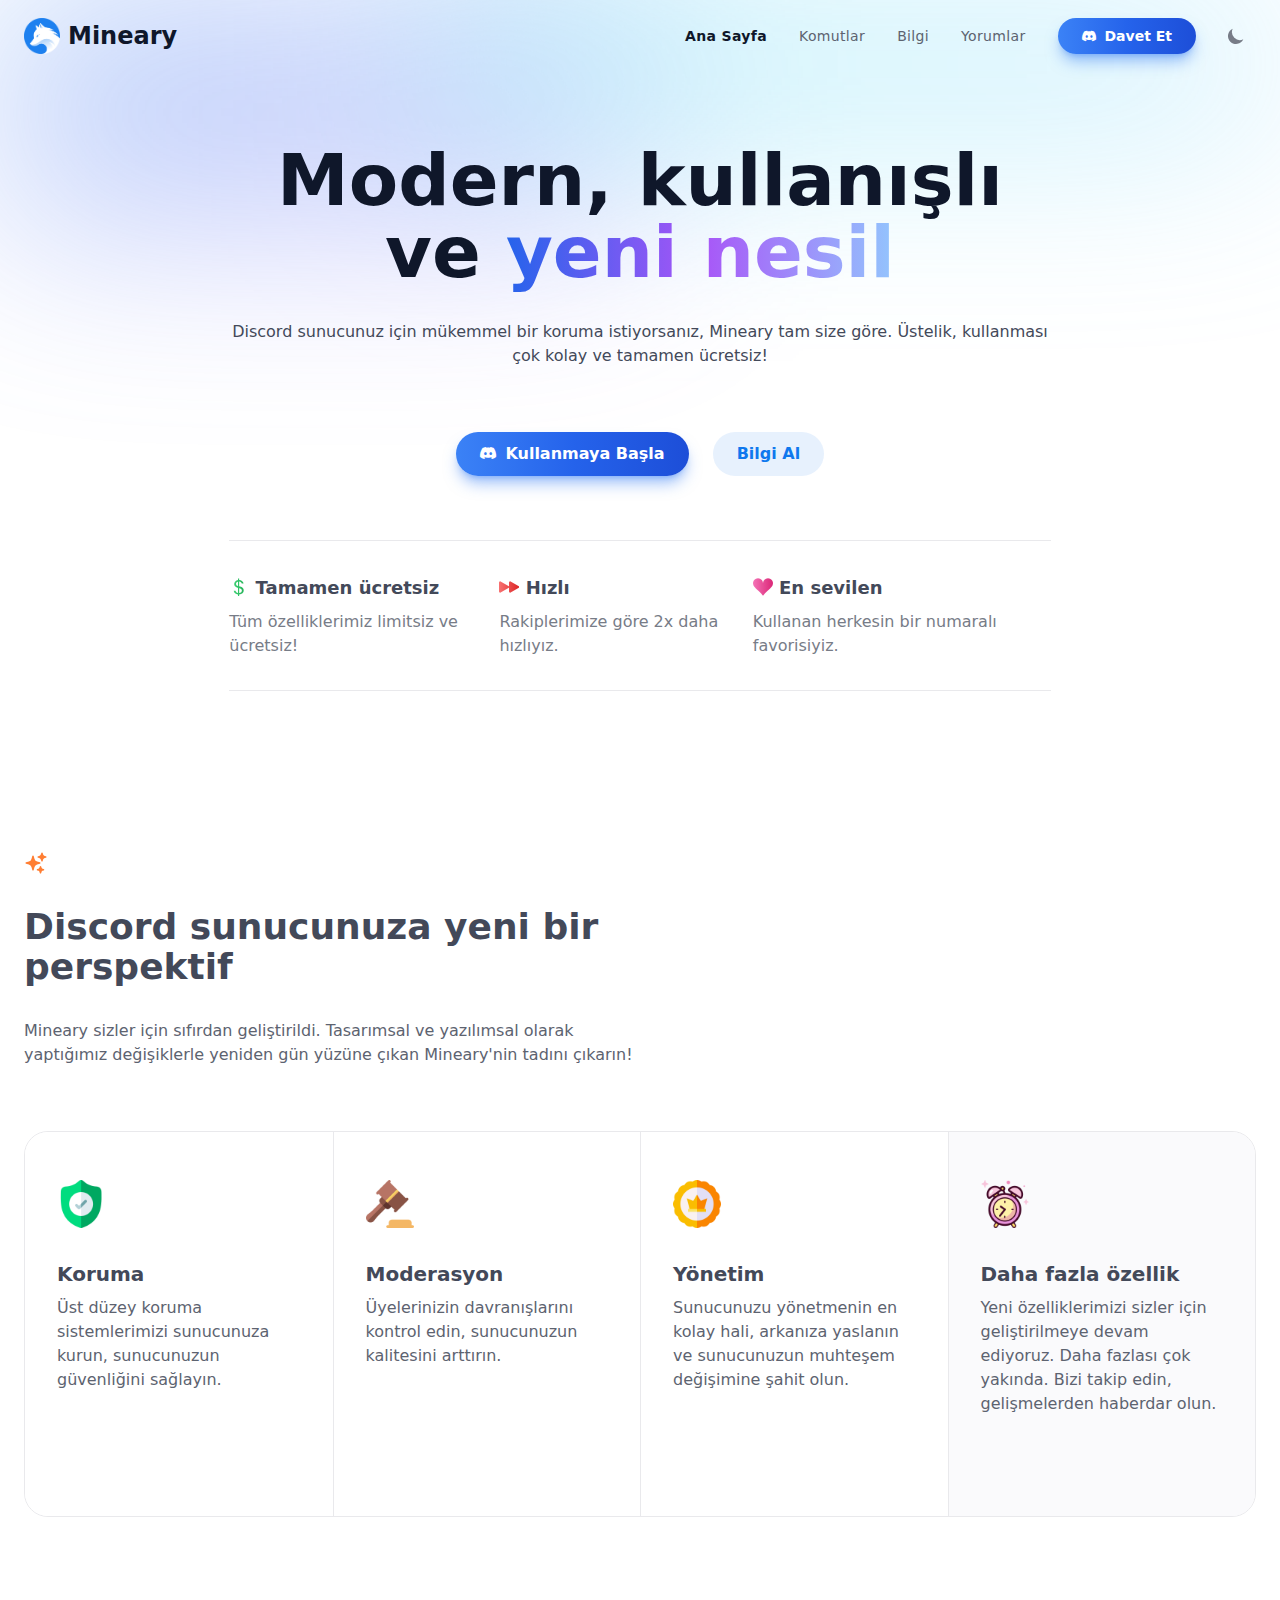
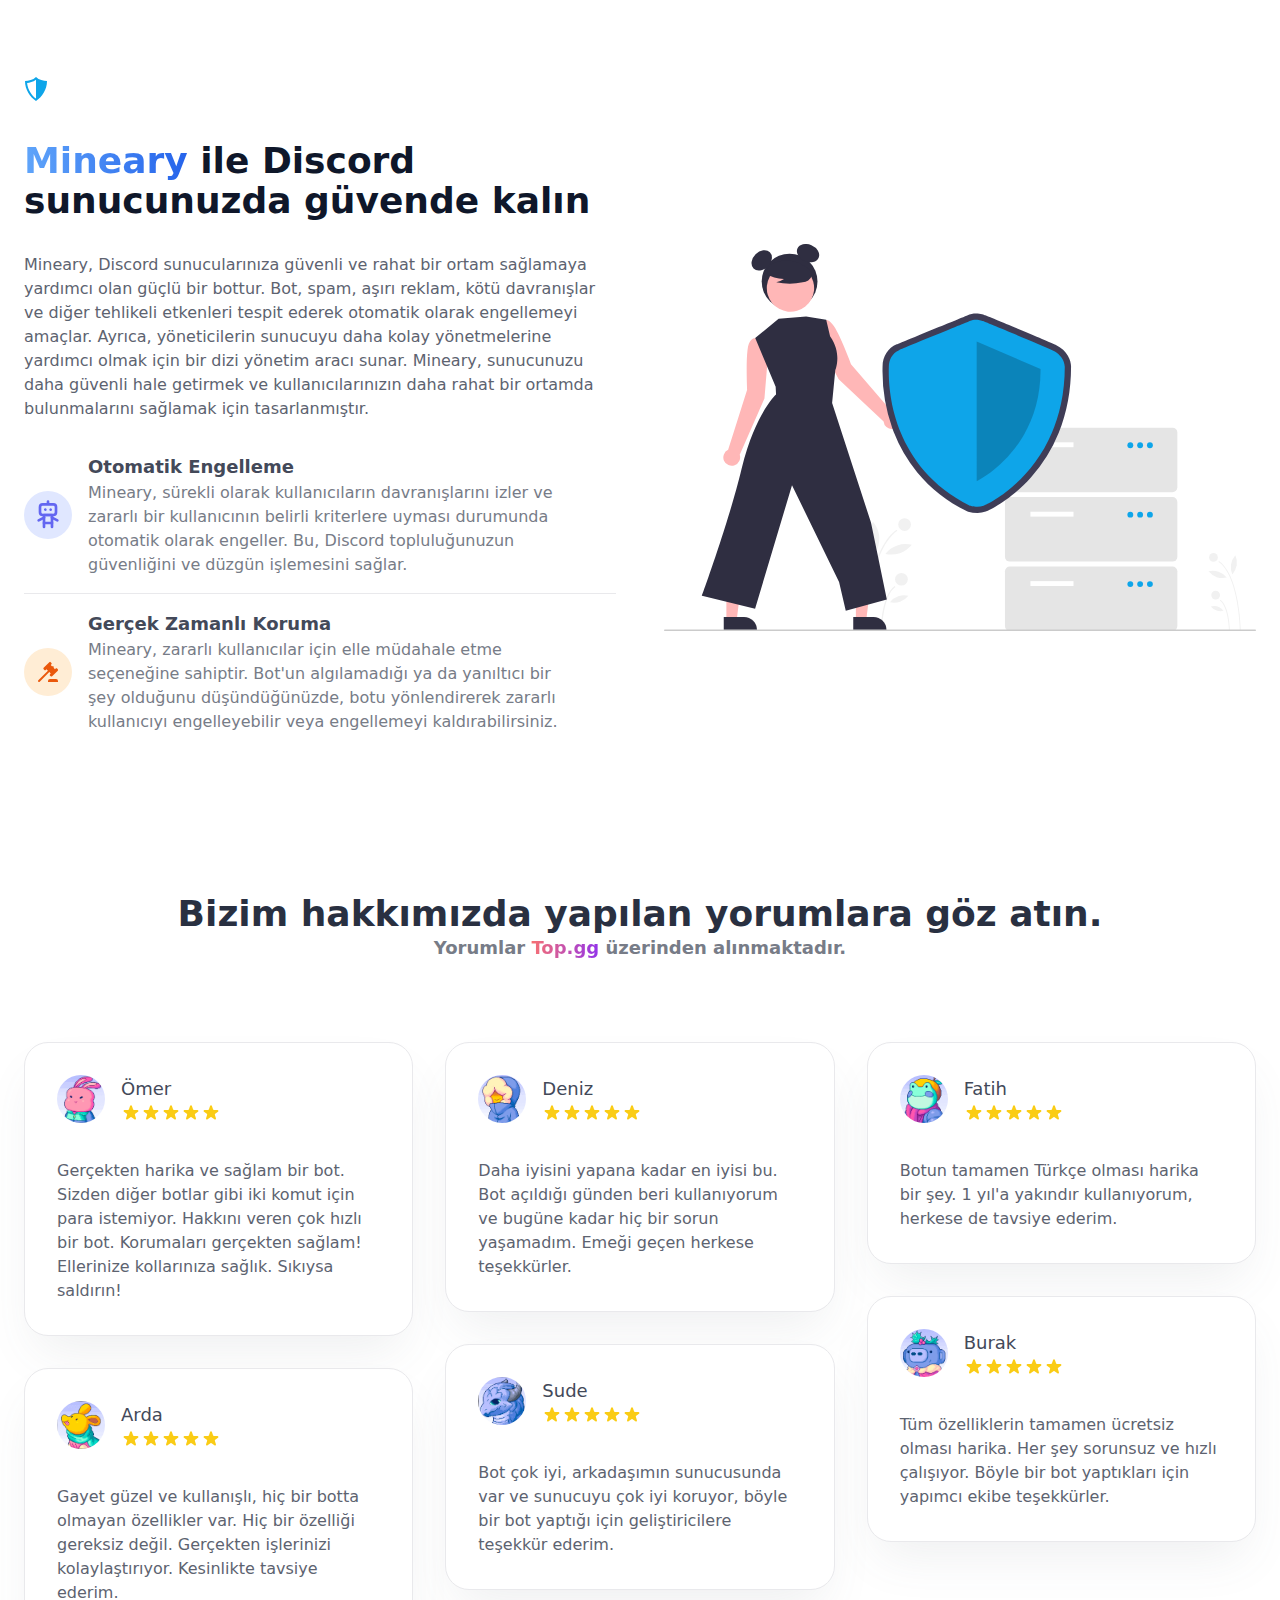
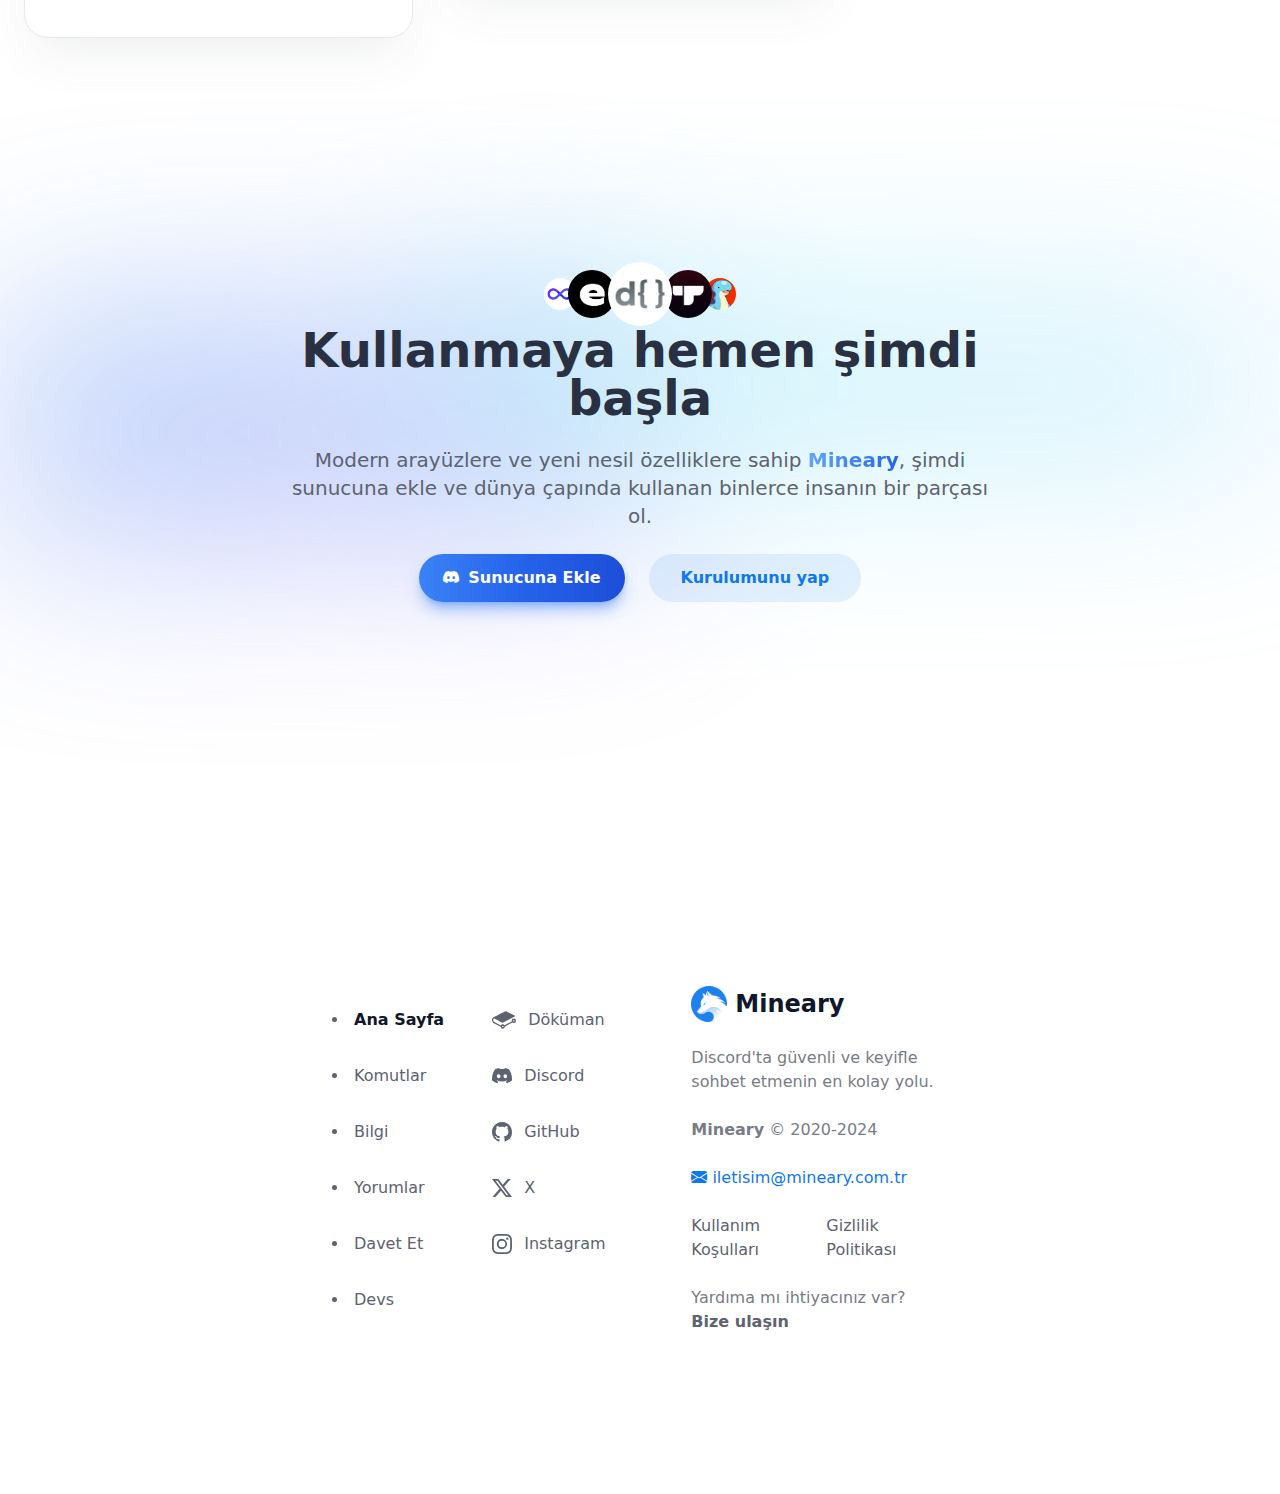
<file: index.htm>
﻿<!doctype html> <html lang="tr"> <head> <meta charset="utf-8"> <meta name="keywords" content="Mineary, Mineary Bot, Mineary Discord, Mineary Protection, Mineary Koruma"> <meta property="og:title" content="Mineary"> <meta property="og:type" content="website"> <meta http-equiv="X-UA-Compatible" content="IE=edge"> <meta property="og:url" content="mineary.com.tr"> <meta property="og:image" content="https://i.imgur.com/VIwgcws.png"> <meta property="og:image:type" content="image/png"> <meta property="og:description" content="Discord sunucunuz için mükemmel bir koruma istiyorsanız, Mineary tam size göre. Üstelik, kullanması çok kolay ve tamamen ücretsiz!"> <meta name="theme-color" content="#357AF3"> <meta name="twitter:title" content="Mineary"> <meta name="twitter:description" content="Discord sunucunuz için mükemmel bir koruma istiyorsanız, Mineary tam size göre. Üstelik, kullanması çok kolay ve tamamen ücretsiz!"> <meta name="twitter:card" content="summary_large_image"> <meta name="twitter:image:src" content="https://i.imgur.com/VIwgcws.png"> <meta name="viewport" content="width=device-width,initial-scale=1"> <link rel="stylesheet" href="style.css"> <script src="flowbite%401.5.3/dist/flowbite.js"></script> <title>Mineary | Ana Sayfa</title> <link rel="shortcut icon" href="assets/img/favicon.png"> <link rel="stylesheet" href="npm/bootstrap-icons%401.10.3/font/bootstrap-icons.css"> <link rel="preconnect" href="https://fonts.googleapis.com"> <link rel="preconnect" href="https://fonts.gstatic.com" crossorigin=""> <link href="css2?family=Nunito+Sans:wght@400;600;800;900&display=swap" rel="stylesheet"> <script>"dark"===localStorage.getItem("color-theme")||!("color-theme"in localStorage)&&window.matchMedia("(prefers-color-scheme: dark)").matches?document.documentElement.classList.add("dark"):document.documentElement.classList.remove("dark")</script> </head> <body class="bg-white dark:bg-gray-900"> <header class="mineary-navbar"> <nav class="z-10 w-full absolute mineary-navbar"> <div class="max-w-7xl mx-auto px-6 md:px-12 xl:px-6"> <div class="flex flex-wrap items-center justify-between py-2 gap-6 md:py-4 md:gap-0 relative mineary-navbar"> <input aria-hidden="true" type="checkbox" name="toggle_nav" id="toggle_nav" class="hidden peer mineary-navbar"> <div class="relative z-20 w-full flex justify-between lg:w-max md:px-0 mineary-navbar"> <a href="index.htm" aria-label="logo" class="flex space-x-2 items-center mineary-navbar"> <div aria-hidden="true" class="flex space-x-1 mineary-navbar"> <img src="assets/img/favicon.png" draggable="false" class="h-9"> </div> <span class="text-2xl font-bold text-gray-900 dark:text-white mineary-navbar">Mineary</span> </a> <div class="relative flex items-center lg:hidden max-h-10 mineary-navbar"> <label role="button" for="toggle_nav" aria-label="humburger" id="hamburger" class="relative p-6 -mr-6 mineary-navbar"> <div aria-hidden="true" id="line" class="m-auto h-0.5 w-5 rounded bg-sky-900 dark:bg-gray-300 transition duration-300 mineary-navbar"> </div> <div aria-hidden="true" id="line2" class="m-auto mt-2 h-0.5 w-5 rounded bg-sky-900 dark:bg-gray-300 transition duration-300 mineary-navbar"> </div> </label> </div> </div> <div aria-hidden="true" class="fixed z-10 inset-0 h-screen w-screen bg-white/70 backdrop-blur-2xl origin-bottom scale-y-0 transition duration-500 peer-checked:origin-top peer-checked:scale-y-100 lg:hidden dark:bg-gray-900/70"> </div> <div class="flex-col z-20 flex-wrap gap-6 p-8 rounded-3xl border border-gray-100 shadow-2xl shadow-gray-600/10 justify-end w-full invisible opacity-0 translate-y-1 bg-transparent absolute top-full left-0 transition-all duration-300 scale-95 origin-top lg:relative lg:scale-100 lg:peer-checked:translate-y-0 lg:translate-y-0 lg:flex lg:flex-row lg:items-center lg:gap-0 lg:p-0 lg:bg-transparent lg:w-7/12 lg:visible lg:opacity-100 lg:border-none peer-checked:scale-100 peer-checked:opacity-100 peer-checked:visible lg:shadow-none dark:shadow-none dark:border-gray-700"> <div class="text-gray-600 dark:text-gray-300 lg:pr-4 lg:w-auto w-full lg:pt-0"> <ul class="tracking-wide font-medium lg:text-sm flex-col flex lg:flex-row gap-6 lg:gap-0"> <li> <a href="#" class="block md:px-4 font-bold text-gray-900 dark:text-white transition hover:text-primary hover:dark:text-primary"> <span>Ana Sayfa</span> </a> </li> <li> <a href="komutlar.html" class="block md:px-4 transition hover:text-primary"> <span>Komutlar</span> </a> </li> <li> <a href="#info" onclick='document.getElementById("toggle_nav").checked=!1' class="block md:px-4 transition hover:text-primary"> <span>Bilgi</span> </a> </li> <li> <a href="#comments" onclick='document.getElementById("toggle_nav").checked=!1' class="block md:px-4 transition hover:text-primary"> <span>Yorumlar</span> </a> </li> </ul> </div> <div class="mt-8 lg:mt-0"> <a href="#invite" class="relative flex h-9 w-full items-center justify-center px-6 before:absolute before:inset-0 rounded-full bg-gradient-to-r from-blue-500 via-blue-600 to-blue-700 focus:ring-4 dark:focus:ring-blue-800 shadow-lg shadow-blue-500/50 dark:shadow-lg dark:shadow-blue-800/80 before:transition before:duration-300 hover:before:scale-105 active:duration-75 active:before:scale-95 sm:w-max"> <span class="relative text-sm font-bold text-white"><i class="bi bi-discord mr-1"></i> Davet Et</span> </a> </div> <button id="theme-toggle" type="button" class="mt-8 ml-0 lg:mt-0 lg:ml-5 text-gray-500 dark:text-gray-400 hover:bg-gray-100 dark:hover:bg-gray-700 focus:outline-none focus:ring-4 focus:ring-gray-200 dark:focus:ring-gray-700 rounded-lg text-sm p-2.5"> <svg id="theme-toggle-dark-icon" class="hidden w-5 h-5" fill="currentColor" viewbox="0 0 20 20" xmlns="http://www.w3.org/2000/svg"> <path d="M17.293 13.293A8 8 0 016.707 2.707a8.001 8.001 0 1010.586 10.586z"></path> </svg> <svg id="theme-toggle-light-icon" class="hidden w-5 h-5" fill="currentColor" viewbox="0 0 20 20" xmlns="http://www.w3.org/2000/svg"> <path d="M10 2a1 1 0 011 1v1a1 1 0 11-2 0V3a1 1 0 011-1zm4 8a4 4 0 11-8 0 4 4 0 018 0zm-.464 4.95l.707.707a1 1 0 001.414-1.414l-.707-.707a1 1 0 00-1.414 1.414zm2.12-10.607a1 1 0 010 1.414l-.706.707a1 1 0 11-1.414-1.414l.707-.707a1 1 0 011.414 0zM17 11a1 1 0 100-2h-1a1 1 0 100 2h1zm-7 4a1 1 0 011 1v1a1 1 0 11-2 0v-1a1 1 0 011-1zM5.05 6.464A1 1 0 106.465 5.05l-.708-.707a1 1 0 00-1.414 1.414l.707.707zm1.414 8.486l-.707.707a1 1 0 01-1.414-1.414l.707-.707a1 1 0 011.414 1.414zM4 11a1 1 0 100-2H3a1 1 0 000 2h1z" fill-rule="evenodd" clip-rule="evenodd"></path> </svg> </button> </div> </div> </div> </nav> </header> <main class="space-y-40 mb-40"> <div class="relative"> <div aria-hidden="true" class="absolute inset-0 grid grid-cols-2 -space-x-52 opacity-40 dark:opacity-20"> <div class="blur-[106px] h-56 bg-gradient-to-br from-primary to-purple-400 dark:from-blue-700"></div> <div class="blur-[106px] h-32 bg-gradient-to-r from-cyan-400 to-sky-300 dark:to-indigo-600"></div> </div> <div class="max-w-7xl mx-auto px-6 md:px-12 xl:px-6"> <div class="relative pt-36 ml-auto"> <div class="lg:w-2/3 text-center mx-auto"> <h1 class="text-gray-900 dark:text-white font-bold text-5xl md:text-6xl xl:text-7xl">Modern, kullanışlı ve <span class="animate-text text-primary text-transparent bg-clip-text bg-gradient-to-r from-blue-600 via-purple-500 to-blue-300">yeni nesil</span></h1> <p class="mt-8 text-gray-700 dark:text-gray-300">Discord sunucunuz için mükemmel bir koruma istiyorsanız, Mineary tam size göre. Üstelik, kullanması çok kolay ve tamamen ücretsiz!</p> <div class="mt-16 flex flex-wrap justify-center gap-y-4 gap-x-6"> <a href="#invite" class="relative flex h-11 w-full items-center justify-center px-6 before:absolute before:inset-0 rounded-full bg-gradient-to-r from-blue-500 via-blue-600 to-blue-700 focus:ring-4 dark:focus:ring-blue-800 shadow-lg shadow-blue-500/50 dark:shadow-lg dark:shadow-blue-800/80 before:transition before:duration-300 hover:before:scale-105 active:duration-75 active:before:scale-95 sm:w-max"> <span class="relative text-base font-bold text-white"><i class="bi bi-discord mr-1"></i> Kullanmaya Başla</span> </a> <a href="#info" class="relative flex h-11 w-full items-center justify-center px-6 before:absolute before:inset-0 before:rounded-full before:border before:border-transparent before:bg-primary/10 before:bg-gradient-to-b before:transition before:duration-300 hover:before:scale-105 active:duration-75 active:before:scale-95 dark:before:border-gray-700 dark:before:bg-gray-800 sm:w-max"> <span class="relative text-base font-semibold text-primary dark:text-white">Bilgi Al</span> </a> </div> <div class="hidden py-8 mt-16 border-y border-gray-100 dark:border-gray-800 sm:flex justify-between"> <div class="text-left"> <h6 class="text-lg font-semibold text-gray-700 dark:text-white"><span class="text-xl text-primary text-transparent bg-clip-text bg-gradient-to-r to-green-600 from-green-400"><i class="bi bi-currency-dollar"></i></span> Tamamen ücretsiz</h6> <p class="mt-2 mr-3 text-gray-500">Tüm özelliklerimiz limitsiz ve ücretsiz!</p> </div> <div class="text-left"> <h6 class="text-lg font-semibold text-gray-700 dark:text-white"><span class="text-xl text-primary text-transparent bg-clip-text bg-gradient-to-r to-red-600 from-red-400"><i class="bi bi-fast-forward-fill"></i></span> Hızlı</h6> <p class="mt-2 mr-3 text-gray-500">Rakiplerimize göre 2x daha hızlıyız.</p> </div> <div class="text-left"> <h6 class="text-lg font-semibold text-gray-700 dark:text-white"><span class="text-xl text-primary text-transparent bg-clip-text bg-gradient-to-r to-pink-600 from-pink-400"><i class="bi bi-suit-heart-fill"></i></span> En sevilen</h6> <p class="mt-2 mr-3 text-gray-500">Kullanan herkesin bir numaralı favorisiyiz.</p> </div> </div> </div> </div> </div> </div> <div id="info"> <div class="max-w-7xl mx-auto px-6 md:px-12 xl:px-6"> <div class="md:w-2/3 lg:w-1/2"> <svg xmlns="http://www.w3.org/2000/svg" viewbox="0 0 24 24" fill="currentColor" class="w-6 h-6 text-secondary"> <path fill-rule="evenodd" d="M9 4.5a.75.75 0 01.721.544l.813 2.846a3.75 3.75 0 002.576 2.576l2.846.813a.75.75 0 010 1.442l-2.846.813a3.75 3.75 0 00-2.576 2.576l-.813 2.846a.75.75 0 01-1.442 0l-.813-2.846a3.75 3.75 0 00-2.576-2.576l-2.846-.813a.75.75 0 010-1.442l2.846-.813A3.75 3.75 0 007.466 7.89l.813-2.846A.75.75 0 019 4.5zM18 1.5a.75.75 0 01.728.568l.258 1.036c.236.94.97 1.674 1.91 1.91l1.036.258a.75.75 0 010 1.456l-1.036.258c-.94.236-1.674.97-1.91 1.91l-.258 1.036a.75.75 0 01-1.456 0l-.258-1.036a2.625 2.625 0 00-1.91-1.91l-1.036-.258a.75.75 0 010-1.456l1.036-.258a2.625 2.625 0 001.91-1.91l.258-1.036A.75.75 0 0118 1.5zM16.5 15a.75.75 0 01.712.513l.394 1.183c.15.447.5.799.948.948l1.183.395a.75.75 0 010 1.422l-1.183.395c-.447.15-.799.5-.948.948l-.395 1.183a.75.75 0 01-1.422 0l-.395-1.183a1.5 1.5 0 00-.948-.948l-1.183-.395a.75.75 0 010-1.422l1.183-.395c.447-.15.799-.5.948-.948l.395-1.183A.75.75 0 0116.5 15z" clip-rule="evenodd"></path> </svg> <h2 class="my-8 text-2xl font-bold text-gray-700 dark:text-white md:text-4xl"> Discord sunucunuza yeni bir perspektif </h2> <p class="text-gray-600 dark:text-gray-300">Mineary sizler için sıfırdan geliştirildi. Tasarımsal ve yazılımsal olarak yaptığımız değişiklerle yeniden gün yüzüne çıkan Mineary'nin tadını çıkarın!</p> </div> <div class="mt-16 grid divide-x divide-y divide-gray-100 dark:divide-gray-700 overflow-hidden rounded-3xl border border-gray-100 text-gray-600 dark:border-gray-700 sm:grid-cols-2 lg:grid-cols-4 lg:divide-y-0 xl:grid-cols-4"> <div class="group relative bg-white dark:bg-gray-800 transition hover:z-[1] hover:shadow-2xl hover:shadow-gray-600/10"> <div class="relative space-y-8 py-12 p-8"> <img src="512/1161/1161388.png" draggable="false" class="w-12" width="512" height="512"> <div class="space-y-2"> <h5 class="text-xl font-semibold text-gray-700 dark:text-white transition group-hover:text-green-500"> Koruma </h5> <p class="text-gray-600 dark:text-gray-300"> Üst düzey koruma sistemlerimizi sunucunuza kurun, sunucunuzun güvenliğini sağlayın. </p> </div> <a href="#invite" class="flex items-center justify-between group-hover:text-green-500"> <svg xmlns="http://www.w3.org/2000/svg" viewbox="0 0 24 24" fill="currentColor" class="w-5 h-5 -translate-x-4 text-2xl opacity-0 transition duration-300 group-hover:translate-x-0 group-hover:opacity-100"> <path fill-rule="evenodd" d="M12.97 3.97a.75.75 0 011.06 0l7.5 7.5a.75.75 0 010 1.06l-7.5 7.5a.75.75 0 11-1.06-1.06l6.22-6.22H3a.75.75 0 010-1.5h16.19l-6.22-6.22a.75.75 0 010-1.06z" clip-rule="evenodd"></path> </svg> </a> </div> </div> <div class="group relative bg-white dark:bg-gray-800 transition hover:z-[1] hover:shadow-2xl hover:shadow-gray-600/10"> <div class="relative space-y-8 py-12 p-8"> <img src="512/9419/9419418.png" draggable="false" class="w-12" width="512" height="512"> <div class="space-y-2"> <h5 class="text-xl font-semibold text-gray-700 dark:text-white transition group-hover:text-secondary"> Moderasyon </h5> <p class="text-gray-600 dark:text-gray-300"> Üyelerinizin davranışlarını kontrol edin, sunucunuzun kalitesini arttırın. </p> </div> <a href="#invite" class="flex items-center justify-between group-hover:text-secondary"> <svg xmlns="http://www.w3.org/2000/svg" viewbox="0 0 24 24" fill="currentColor" class="w-5 h-5 -translate-x-4 text-2xl opacity-0 transition duration-300 group-hover:translate-x-0 group-hover:opacity-100"> <path fill-rule="evenodd" d="M12.97 3.97a.75.75 0 011.06 0l7.5 7.5a.75.75 0 010 1.06l-7.5 7.5a.75.75 0 11-1.06-1.06l6.22-6.22H3a.75.75 0 010-1.5h16.19l-6.22-6.22a.75.75 0 010-1.06z" clip-rule="evenodd"></path> </svg> </a> </div> </div> <div class="group relative bg-white dark:bg-gray-800 transition hover:z-[1] hover:shadow-2xl hover:shadow-gray-600/10"> <div class="relative space-y-8 py-12 p-8"> <img src="512/7440/7440624.png" draggable="false" class="w-12" width="512" height="512"> <div class="space-y-2"> <h5 class="text-xl font-semibold text-gray-700 dark:text-white transition group-hover:text-yellow-500"> Yönetim </h5> <p class="text-gray-600 dark:text-gray-300"> Sunucunuzu yönetmenin en kolay hali, arkanıza yaslanın ve sunucunuzun muhteşem değişimine şahit olun. </p> </div> <a href="#invite" class="flex items-center justify-between group-hover:text-yellow-500"> <svg xmlns="http://www.w3.org/2000/svg" viewbox="0 0 24 24" fill="currentColor" class="w-5 h-5 -translate-x-4 text-2xl opacity-0 transition duration-300 group-hover:translate-x-0 group-hover:opacity-100"> <path fill-rule="evenodd" d="M12.97 3.97a.75.75 0 011.06 0l7.5 7.5a.75.75 0 010 1.06l-7.5 7.5a.75.75 0 11-1.06-1.06l6.22-6.22H3a.75.75 0 010-1.5h16.19l-6.22-6.22a.75.75 0 010-1.06z" clip-rule="evenodd"></path> </svg> </a> </div> </div> <div class="group relative bg-gray-50 dark:bg-gray-900 transition hover:z-[1] hover:shadow-2xl hover:shadow-gray-600/10"> <div class="relative space-y-8 py-12 p-8 transition duration-300 group-hover:bg-white dark:group-hover:bg-gray-800"> <img src="512/4341/4341025.png" draggable="false" class="w-12" width="512" height="512"> <div class="space-y-2"> <h5 class="text-xl font-semibold text-gray-700 dark:text-white transition group-hover:text-pink-500"> Daha fazla özellik </h5> <p class="text-gray-600 dark:text-gray-300"> Yeni özelliklerimizi sizler için geliştirilmeye devam ediyoruz. Daha fazlası çok yakında. Bizi takip edin, gelişmelerden haberdar olun. </p> </div> <a href="#invite" class="flex items-center justify-between group-hover:text-pink-500"> <svg xmlns="http://www.w3.org/2000/svg" viewbox="0 0 24 24" fill="currentColor" class="w-5 h-5 -translate-x-4 text-2xl opacity-0 transition duration-300 group-hover:translate-x-0 group-hover:opacity-100"> <path fill-rule="evenodd" d="M12.97 3.97a.75.75 0 011.06 0l7.5 7.5a.75.75 0 010 1.06l-7.5 7.5a.75.75 0 11-1.06-1.06l6.22-6.22H3a.75.75 0 010-1.5h16.19l-6.22-6.22a.75.75 0 010-1.06z" clip-rule="evenodd"></path> </svg> </a> </div> </div> </div> </div> </div> <div> <div class="max-w-7xl mx-auto px-6 md:px-12 xl:px-6"> <svg xmlns="http://www.w3.org/2000/svg" viewbox="0 0 24 24" fill="currentColor" class="w-6 h-6 text-sky-500 my-10"> <path fill-rule="evenodd" d="M12 0c-2.995 2.995-7.486 4-11 4 0 8.582 5.068 16.097 11 20 5.932-3.903 11-11.418 11-20-3.514 0-8.005-1.005-11-4zm-8.912 5.894c2.455-.246 5.912-1.012 8.912-3.25v18.906c-4-3.063-8.254-8.604-8.912-15.656z" clip-rule="evenodd"></path> </svg> <div class="space-y-6 justify-between text-gray-600 md:flex flex-row-reverse md:gap-6 md:space-y-0 lg:gap-12 lg:items-center"> <div class="md:5/12 lg:w-1/2"> <img src="assets/img/shield.svg" draggable="false" class="w-full"> </div> <div class="md:7/12 lg:w-1/2"> <h2 class="text-3xl font-bold text-gray-900 md:text-4xl dark:text-white"> <span class="text-transparent bg-clip-text bg-gradient-to-r to-blue-600 from-blue-400 font-bold">Mineary</span> ile Discord sunucunuzda güvende kalın </h2> <p class="my-8 text-gray-600 dark:text-gray-300"> Mineary, Discord sunucularınıza güvenli ve rahat bir ortam sağlamaya yardımcı olan güçlü bir bottur. Bot, spam, aşırı reklam, kötü davranışlar ve diğer tehlikeli etkenleri tespit ederek otomatik olarak engellemeyi amaçlar. Ayrıca, yöneticilerin sunucuyu daha kolay yönetmelerine yardımcı olmak için bir dizi yönetim aracı sunar. Mineary, sunucunuzu daha güvenli hale getirmek ve kullanıcılarınızın daha rahat bir ortamda bulunmalarını sağlamak için tasarlanmıştır. </p> <div class="divide-y space-y-4 divide-gray-100 dark:divide-gray-800"> <div class="mt-8 flex gap-4 md:items-center"> <div class="w-12 h-12 flex gap-4 rounded-full bg-indigo-100 dark:bg-indigo-900/20"> <svg xmlns="http://www.w3.org/2000/svg" viewbox="0 0 24 24" fill="currentColor" class="w-8 h-8 m-auto text-indigo-500 dark:text-indigo-400"> <path d="M16,13H8a3,3,0,0,1-3-3V6A3,3,0,0,1,8,3h8a3,3,0,0,1,3,3v4A3,3,0,0,1,16,13ZM8,5A1,1,0,0,0,7,6v4a1,1,0,0,0,1,1h8a1,1,0,0,0,1-1V6a1,1,0,0,0-1-1Z"></path> <path d="M10,9a1.05,1.05,0,0,1-.71-.29A1,1,0,0,1,10.19,7a.6.6,0,0,1,.19.06.56.56,0,0,1,.17.09l.16.12A1,1,0,0,1,10,9Z"></path> <path d="M14,9a1,1,0,0,1-.71-1.71,1,1,0,0,1,1.42,1.42,1,1,0,0,1-.16.12.56.56,0,0,1-.17.09.6.6,0,0,1-.19.06Z"></path> <path d="M12,4a1,1,0,0,1-1-1V2a1,1,0,0,1,2,0V3A1,1,0,0,1,12,4Z"></path> <path d="M9,22a1,1,0,0,1-1-1V18a1,1,0,0,1,2,0v3A1,1,0,0,1,9,22Z"></path> <path d="M15,22a1,1,0,0,1-1-1V18a1,1,0,0,1,2,0v3A1,1,0,0,1,15,22Z"></path> <path d="M15,19H9a1,1,0,0,1-1-1V12a1,1,0,0,1,1-1h6a1,1,0,0,1,1,1v6A1,1,0,0,1,15,19Zm-5-2h4V13H10Z"></path> <path d="M5,17a1,1,0,0,1-.89-.55,1,1,0,0,1,.44-1.34l4-2a1,1,0,1,1,.9,1.78l-4,2A.93.93,0,0,1,5,17Z"></path> <path d="M19,17a.93.93,0,0,1-.45-.11l-4-2a1,1,0,1,1,.9-1.78l4,2a1,1,0,0,1,.44,1.34A1,1,0,0,1,19,17Z"></path> </svg> </div> <div class="w-5/6"> <h4 class="font-semibold text-lg text-gray-700 dark:text-indigo-300">Otomatik Engelleme</h4> <p class="text-gray-500 dark:text-gray-400">Mineary, sürekli olarak kullanıcıların davranışlarını izler ve zararlı bir kullanıcının belirli kriterlere uyması durumunda otomatik olarak engeller. Bu, Discord topluluğunuzun güvenliğini ve düzgün işlemesini sağlar.</p> </div> </div> <div class="pt-4 flex gap-4 md:items-center"> <div class="w-12 h-12 flex gap-4 rounded-full bg-orange-100 dark:bg-orange-900/20"> <svg xmlns="http://www.w3.org/2000/svg" viewbox="0 0 1024 1024" fill="currentColor" class="w-6 h-6 m-auto text-orange-600 dark:text-orange-400"> <path d="M98.133333 865.28l409.6-409.6-59.733333-60.586667-30.72 30.293334a42.496 42.496 0 0 1-60.16 0l-30.293333-30.293334a42.496 42.496 0 0 1 0-60.16l241.493333-241.493333a42.496 42.496 0 0 1 60.16 0l30.293333 30.293333c16.64 16.64 16.64 43.52 0 60.16l-30.293333 29.44 60.586667 61.013334a42.496 42.496 0 0 1 60.16 0c16.64 16.64 16.64 43.946667 0 60.586666l60.16 60.16 30.293333-30.293333c16.64-16.64 43.946667-16.64 60.586667 0l29.866666 30.293333c16.64 16.64 16.64 43.946667 0 60.586667l-241.066666 241.066667c-16.64 16.64-43.946667 16.64-60.586667 0l-29.866667-29.866667a42.24 42.24 0 0 1 0-60.586667l29.866667-30.293333-60.16-60.16-410.026667 410.026667a42.496 42.496 0 0 1-60.16 0c-16.64-16.64-16.64-43.946667 0-60.586667M853.333333 810.666667a85.333333 85.333333 0 0 1 85.333334 85.333333v42.666667H512v-42.666667a85.333333 85.333333 0 0 1 85.333333-85.333333h256z"></path> </svg> </div> <div class="w-5/6"> <h4 class="font-semibold text-lg text-gray-700 dark:text-orange-300">Gerçek Zamanlı Koruma</h4> <p class="text-gray-500 dark:text-gray-400">Mineary, zararlı kullanıcılar için elle müdahale etme seçeneğine sahiptir. Bot'un algılamadığı ya da yanıltıcı bir şey olduğunu düşündüğünüzde, botu yönlendirerek zararlı kullanıcıyı engelleyebilir veya engellemeyi kaldırabilirsiniz.</p> </div> </div> </div> </div> </div> </div> </div> <div class="text-gray-600 dark:text-gray-300" id="comments"> <div class="max-w-7xl mx-auto px-6 md:px-12 xl:px-6"> <div class="mb-20 space-y-4 px-6 md:px-0"> <h2 class="text-center text-2xl font-bold text-gray-800 dark:text-white md:text-4xl"> Bizim hakkımızda yapılan yorumlara göz atın. <p class="text-lg text-gray-500 dark:text-gray-300">Yorumlar <span class="text-transparent bg-clip-text bg-gradient-to-r to-purple-600 from-red-400 font-bold"><a href="https://top.gg/bot/714830958276116570">Top.gg</a></span> üzerinden alınmaktadır.</p> </h2> </div> <div class="md:columns-1 lg:columns-3 gap-8 space-y-8"> <div class="aspect-auto p-8 border border-gray-100 rounded-3xl bg-white dark:bg-gray-800 dark:border-gray-700 shadow-2xl shadow-gray-600/10 dark:shadow-none"> <div class="flex gap-4"> <img draggable="false" class="w-12 h-12 rounded-full" src="assets/img/avatar-1.png"> <div> <h6 class="text-lg font-medium text-gray-700 dark:text-white">Ömer</h6> <div class="flex items-center mb-1"> <svg aria-hidden="true" class="w-5 h-5 text-yellow-400" fill="currentColor" viewbox="0 0 20 20" xmlns="http://www.w3.org/2000/svg"><path d="M9.049 2.927c.3-.921 1.603-.921 1.902 0l1.07 3.292a1 1 0 00.95.69h3.462c.969 0 1.371 1.24.588 1.81l-2.8 2.034a1 1 0 00-.364 1.118l1.07 3.292c.3.921-.755 1.688-1.54 1.118l-2.8-2.034a1 1 0 00-1.175 0l-2.8 2.034c-.784.57-1.838-.197-1.539-1.118l1.07-3.292a1 1 0 00-.364-1.118L2.98 8.72c-.783-.57-.38-1.81.588-1.81h3.461a1 1 0 00.951-.69l1.07-3.292z"></path></svg> <svg aria-hidden="true" class="w-5 h-5 text-yellow-400" fill="currentColor" viewbox="0 0 20 20" xmlns="http://www.w3.org/2000/svg"><path d="M9.049 2.927c.3-.921 1.603-.921 1.902 0l1.07 3.292a1 1 0 00.95.69h3.462c.969 0 1.371 1.24.588 1.81l-2.8 2.034a1 1 0 00-.364 1.118l1.07 3.292c.3.921-.755 1.688-1.54 1.118l-2.8-2.034a1 1 0 00-1.175 0l-2.8 2.034c-.784.57-1.838-.197-1.539-1.118l1.07-3.292a1 1 0 00-.364-1.118L2.98 8.72c-.783-.57-.38-1.81.588-1.81h3.461a1 1 0 00.951-.69l1.07-3.292z"></path></svg> <svg aria-hidden="true" class="w-5 h-5 text-yellow-400" fill="currentColor" viewbox="0 0 20 20" xmlns="http://www.w3.org/2000/svg"><path d="M9.049 2.927c.3-.921 1.603-.921 1.902 0l1.07 3.292a1 1 0 00.95.69h3.462c.969 0 1.371 1.24.588 1.81l-2.8 2.034a1 1 0 00-.364 1.118l1.07 3.292c.3.921-.755 1.688-1.54 1.118l-2.8-2.034a1 1 0 00-1.175 0l-2.8 2.034c-.784.57-1.838-.197-1.539-1.118l1.07-3.292a1 1 0 00-.364-1.118L2.98 8.72c-.783-.57-.38-1.81.588-1.81h3.461a1 1 0 00.951-.69l1.07-3.292z"></path></svg> <svg aria-hidden="true" class="w-5 h-5 text-yellow-400" fill="currentColor" viewbox="0 0 20 20" xmlns="http://www.w3.org/2000/svg"><path d="M9.049 2.927c.3-.921 1.603-.921 1.902 0l1.07 3.292a1 1 0 00.95.69h3.462c.969 0 1.371 1.24.588 1.81l-2.8 2.034a1 1 0 00-.364 1.118l1.07 3.292c.3.921-.755 1.688-1.54 1.118l-2.8-2.034a1 1 0 00-1.175 0l-2.8 2.034c-.784.57-1.838-.197-1.539-1.118l1.07-3.292a1 1 0 00-.364-1.118L2.98 8.72c-.783-.57-.38-1.81.588-1.81h3.461a1 1 0 00.951-.69l1.07-3.292z"></path></svg> <svg aria-hidden="true" class="w-5 h-5 text-yellow-400" fill="currentColor" viewbox="0 0 20 20" xmlns="http://www.w3.org/2000/svg"><path d="M9.049 2.927c.3-.921 1.603-.921 1.902 0l1.07 3.292a1 1 0 00.95.69h3.462c.969 0 1.371 1.24.588 1.81l-2.8 2.034a1 1 0 00-.364 1.118l1.07 3.292c.3.921-.755 1.688-1.54 1.118l-2.8-2.034a1 1 0 00-1.175 0l-2.8 2.034c-.784.57-1.838-.197-1.539-1.118l1.07-3.292a1 1 0 00-.364-1.118L2.98 8.72c-.783-.57-.38-1.81.588-1.81h3.461a1 1 0 00.951-.69l1.07-3.292z"></path></svg> </div> </div> </div> <p class="mt-8">Gerçekten harika ve sağlam bir bot. Sizden diğer botlar gibi iki komut için para istemiyor. Hakkını veren çok hızlı bir bot. Korumaları gerçekten sağlam! Ellerinize kollarınıza sağlık. Sıkıysa saldırın!</p> </div> <div class="aspect-auto p-8 border border-gray-100 rounded-3xl bg-white dark:bg-gray-800 dark:border-gray-700 shadow-2xl shadow-gray-600/10 dark:shadow-none"> <div class="flex gap-4"> <img draggable="false" class="w-12 h-12 rounded-full" src="assets/img/avatar-2.png"> <div> <h6 class="text-lg font-medium text-gray-700 dark:text-white">Arda</h6> <div class="flex items-center mb-1"> <svg aria-hidden="true" class="w-5 h-5 text-yellow-400" fill="currentColor" viewbox="0 0 20 20" xmlns="http://www.w3.org/2000/svg"><path d="M9.049 2.927c.3-.921 1.603-.921 1.902 0l1.07 3.292a1 1 0 00.95.69h3.462c.969 0 1.371 1.24.588 1.81l-2.8 2.034a1 1 0 00-.364 1.118l1.07 3.292c.3.921-.755 1.688-1.54 1.118l-2.8-2.034a1 1 0 00-1.175 0l-2.8 2.034c-.784.57-1.838-.197-1.539-1.118l1.07-3.292a1 1 0 00-.364-1.118L2.98 8.72c-.783-.57-.38-1.81.588-1.81h3.461a1 1 0 00.951-.69l1.07-3.292z"></path></svg> <svg aria-hidden="true" class="w-5 h-5 text-yellow-400" fill="currentColor" viewbox="0 0 20 20" xmlns="http://www.w3.org/2000/svg"><path d="M9.049 2.927c.3-.921 1.603-.921 1.902 0l1.07 3.292a1 1 0 00.95.69h3.462c.969 0 1.371 1.24.588 1.81l-2.8 2.034a1 1 0 00-.364 1.118l1.07 3.292c.3.921-.755 1.688-1.54 1.118l-2.8-2.034a1 1 0 00-1.175 0l-2.8 2.034c-.784.57-1.838-.197-1.539-1.118l1.07-3.292a1 1 0 00-.364-1.118L2.98 8.72c-.783-.57-.38-1.81.588-1.81h3.461a1 1 0 00.951-.69l1.07-3.292z"></path></svg> <svg aria-hidden="true" class="w-5 h-5 text-yellow-400" fill="currentColor" viewbox="0 0 20 20" xmlns="http://www.w3.org/2000/svg"><path d="M9.049 2.927c.3-.921 1.603-.921 1.902 0l1.07 3.292a1 1 0 00.95.69h3.462c.969 0 1.371 1.24.588 1.81l-2.8 2.034a1 1 0 00-.364 1.118l1.07 3.292c.3.921-.755 1.688-1.54 1.118l-2.8-2.034a1 1 0 00-1.175 0l-2.8 2.034c-.784.57-1.838-.197-1.539-1.118l1.07-3.292a1 1 0 00-.364-1.118L2.98 8.72c-.783-.57-.38-1.81.588-1.81h3.461a1 1 0 00.951-.69l1.07-3.292z"></path></svg> <svg aria-hidden="true" class="w-5 h-5 text-yellow-400" fill="currentColor" viewbox="0 0 20 20" xmlns="http://www.w3.org/2000/svg"><path d="M9.049 2.927c.3-.921 1.603-.921 1.902 0l1.07 3.292a1 1 0 00.95.69h3.462c.969 0 1.371 1.24.588 1.81l-2.8 2.034a1 1 0 00-.364 1.118l1.07 3.292c.3.921-.755 1.688-1.54 1.118l-2.8-2.034a1 1 0 00-1.175 0l-2.8 2.034c-.784.57-1.838-.197-1.539-1.118l1.07-3.292a1 1 0 00-.364-1.118L2.98 8.72c-.783-.57-.38-1.81.588-1.81h3.461a1 1 0 00.951-.69l1.07-3.292z"></path></svg> <svg aria-hidden="true" class="w-5 h-5 text-yellow-400" fill="currentColor" viewbox="0 0 20 20" xmlns="http://www.w3.org/2000/svg"><path d="M9.049 2.927c.3-.921 1.603-.921 1.902 0l1.07 3.292a1 1 0 00.95.69h3.462c.969 0 1.371 1.24.588 1.81l-2.8 2.034a1 1 0 00-.364 1.118l1.07 3.292c.3.921-.755 1.688-1.54 1.118l-2.8-2.034a1 1 0 00-1.175 0l-2.8 2.034c-.784.57-1.838-.197-1.539-1.118l1.07-3.292a1 1 0 00-.364-1.118L2.98 8.72c-.783-.57-.38-1.81.588-1.81h3.461a1 1 0 00.951-.69l1.07-3.292z"></path></svg> </div> </div> </div> <p class="mt-8"> Gayet güzel ve kullanışlı, hiç bir botta olmayan özellikler var. Hiç bir özelliği gereksiz değil. Gerçekten işlerinizi kolaylaştırıyor. Kesinlikte tavsiye ederim. </p> </div> <div class="aspect-auto p-8 border border-gray-100 rounded-3xl bg-white dark:bg-gray-800 dark:border-gray-700 shadow-2xl shadow-gray-600/10 dark:shadow-none"> <div class="flex gap-4"> <img draggable="false" class="w-12 h-12 rounded-full" src="assets/img/avatar-3.png"> <div> <h6 class="text-lg font-medium text-gray-700 dark:text-white">Deniz</h6> <div class="flex items-center mb-1"> <svg aria-hidden="true" class="w-5 h-5 text-yellow-400" fill="currentColor" viewbox="0 0 20 20" xmlns="http://www.w3.org/2000/svg"><path d="M9.049 2.927c.3-.921 1.603-.921 1.902 0l1.07 3.292a1 1 0 00.95.69h3.462c.969 0 1.371 1.24.588 1.81l-2.8 2.034a1 1 0 00-.364 1.118l1.07 3.292c.3.921-.755 1.688-1.54 1.118l-2.8-2.034a1 1 0 00-1.175 0l-2.8 2.034c-.784.57-1.838-.197-1.539-1.118l1.07-3.292a1 1 0 00-.364-1.118L2.98 8.72c-.783-.57-.38-1.81.588-1.81h3.461a1 1 0 00.951-.69l1.07-3.292z"></path></svg> <svg aria-hidden="true" class="w-5 h-5 text-yellow-400" fill="currentColor" viewbox="0 0 20 20" xmlns="http://www.w3.org/2000/svg"><path d="M9.049 2.927c.3-.921 1.603-.921 1.902 0l1.07 3.292a1 1 0 00.95.69h3.462c.969 0 1.371 1.24.588 1.81l-2.8 2.034a1 1 0 00-.364 1.118l1.07 3.292c.3.921-.755 1.688-1.54 1.118l-2.8-2.034a1 1 0 00-1.175 0l-2.8 2.034c-.784.57-1.838-.197-1.539-1.118l1.07-3.292a1 1 0 00-.364-1.118L2.98 8.72c-.783-.57-.38-1.81.588-1.81h3.461a1 1 0 00.951-.69l1.07-3.292z"></path></svg> <svg aria-hidden="true" class="w-5 h-5 text-yellow-400" fill="currentColor" viewbox="0 0 20 20" xmlns="http://www.w3.org/2000/svg"><path d="M9.049 2.927c.3-.921 1.603-.921 1.902 0l1.07 3.292a1 1 0 00.95.69h3.462c.969 0 1.371 1.24.588 1.81l-2.8 2.034a1 1 0 00-.364 1.118l1.07 3.292c.3.921-.755 1.688-1.54 1.118l-2.8-2.034a1 1 0 00-1.175 0l-2.8 2.034c-.784.57-1.838-.197-1.539-1.118l1.07-3.292a1 1 0 00-.364-1.118L2.98 8.72c-.783-.57-.38-1.81.588-1.81h3.461a1 1 0 00.951-.69l1.07-3.292z"></path></svg> <svg aria-hidden="true" class="w-5 h-5 text-yellow-400" fill="currentColor" viewbox="0 0 20 20" xmlns="http://www.w3.org/2000/svg"><path d="M9.049 2.927c.3-.921 1.603-.921 1.902 0l1.07 3.292a1 1 0 00.95.69h3.462c.969 0 1.371 1.24.588 1.81l-2.8 2.034a1 1 0 00-.364 1.118l1.07 3.292c.3.921-.755 1.688-1.54 1.118l-2.8-2.034a1 1 0 00-1.175 0l-2.8 2.034c-.784.57-1.838-.197-1.539-1.118l1.07-3.292a1 1 0 00-.364-1.118L2.98 8.72c-.783-.57-.38-1.81.588-1.81h3.461a1 1 0 00.951-.69l1.07-3.292z"></path></svg> <svg aria-hidden="true" class="w-5 h-5 text-yellow-400" fill="currentColor" viewbox="0 0 20 20" xmlns="http://www.w3.org/2000/svg"><path d="M9.049 2.927c.3-.921 1.603-.921 1.902 0l1.07 3.292a1 1 0 00.95.69h3.462c.969 0 1.371 1.24.588 1.81l-2.8 2.034a1 1 0 00-.364 1.118l1.07 3.292c.3.921-.755 1.688-1.54 1.118l-2.8-2.034a1 1 0 00-1.175 0l-2.8 2.034c-.784.57-1.838-.197-1.539-1.118l1.07-3.292a1 1 0 00-.364-1.118L2.98 8.72c-.783-.57-.38-1.81.588-1.81h3.461a1 1 0 00.951-.69l1.07-3.292z"></path></svg> </div> </div> </div> <p class="mt-8">Daha iyisini yapana kadar en iyisi bu. Bot açıldığı günden beri kullanıyorum ve bugüne kadar hiç bir sorun yaşamadım. Emeği geçen herkese teşekkürler.</p> </div> <div class="aspect-auto p-8 border border-gray-100 rounded-3xl bg-white dark:bg-gray-800 dark:border-gray-700 shadow-2xl shadow-gray-600/10 dark:shadow-none"> <div class="flex gap-4"> <img draggable="false" class="w-12 h-12 rounded-full" src="assets/img/avatar-4.png"> <div> <h6 class="text-lg font-medium text-gray-700 dark:text-white">Sude</h6> <div class="flex items-center mb-1"> <svg aria-hidden="true" class="w-5 h-5 text-yellow-400" fill="currentColor" viewbox="0 0 20 20" xmlns="http://www.w3.org/2000/svg"><path d="M9.049 2.927c.3-.921 1.603-.921 1.902 0l1.07 3.292a1 1 0 00.95.69h3.462c.969 0 1.371 1.24.588 1.81l-2.8 2.034a1 1 0 00-.364 1.118l1.07 3.292c.3.921-.755 1.688-1.54 1.118l-2.8-2.034a1 1 0 00-1.175 0l-2.8 2.034c-.784.57-1.838-.197-1.539-1.118l1.07-3.292a1 1 0 00-.364-1.118L2.98 8.72c-.783-.57-.38-1.81.588-1.81h3.461a1 1 0 00.951-.69l1.07-3.292z"></path></svg> <svg aria-hidden="true" class="w-5 h-5 text-yellow-400" fill="currentColor" viewbox="0 0 20 20" xmlns="http://www.w3.org/2000/svg"><path d="M9.049 2.927c.3-.921 1.603-.921 1.902 0l1.07 3.292a1 1 0 00.95.69h3.462c.969 0 1.371 1.24.588 1.81l-2.8 2.034a1 1 0 00-.364 1.118l1.07 3.292c.3.921-.755 1.688-1.54 1.118l-2.8-2.034a1 1 0 00-1.175 0l-2.8 2.034c-.784.57-1.838-.197-1.539-1.118l1.07-3.292a1 1 0 00-.364-1.118L2.98 8.72c-.783-.57-.38-1.81.588-1.81h3.461a1 1 0 00.951-.69l1.07-3.292z"></path></svg> <svg aria-hidden="true" class="w-5 h-5 text-yellow-400" fill="currentColor" viewbox="0 0 20 20" xmlns="http://www.w3.org/2000/svg"><path d="M9.049 2.927c.3-.921 1.603-.921 1.902 0l1.07 3.292a1 1 0 00.95.69h3.462c.969 0 1.371 1.24.588 1.81l-2.8 2.034a1 1 0 00-.364 1.118l1.07 3.292c.3.921-.755 1.688-1.54 1.118l-2.8-2.034a1 1 0 00-1.175 0l-2.8 2.034c-.784.57-1.838-.197-1.539-1.118l1.07-3.292a1 1 0 00-.364-1.118L2.98 8.72c-.783-.57-.38-1.81.588-1.81h3.461a1 1 0 00.951-.69l1.07-3.292z"></path></svg> <svg aria-hidden="true" class="w-5 h-5 text-yellow-400" fill="currentColor" viewbox="0 0 20 20" xmlns="http://www.w3.org/2000/svg"><path d="M9.049 2.927c.3-.921 1.603-.921 1.902 0l1.07 3.292a1 1 0 00.95.69h3.462c.969 0 1.371 1.24.588 1.81l-2.8 2.034a1 1 0 00-.364 1.118l1.07 3.292c.3.921-.755 1.688-1.54 1.118l-2.8-2.034a1 1 0 00-1.175 0l-2.8 2.034c-.784.57-1.838-.197-1.539-1.118l1.07-3.292a1 1 0 00-.364-1.118L2.98 8.72c-.783-.57-.38-1.81.588-1.81h3.461a1 1 0 00.951-.69l1.07-3.292z"></path></svg> <svg aria-hidden="true" class="w-5 h-5 text-yellow-400" fill="currentColor" viewbox="0 0 20 20" xmlns="http://www.w3.org/2000/svg"><path d="M9.049 2.927c.3-.921 1.603-.921 1.902 0l1.07 3.292a1 1 0 00.95.69h3.462c.969 0 1.371 1.24.588 1.81l-2.8 2.034a1 1 0 00-.364 1.118l1.07 3.292c.3.921-.755 1.688-1.54 1.118l-2.8-2.034a1 1 0 00-1.175 0l-2.8 2.034c-.784.57-1.838-.197-1.539-1.118l1.07-3.292a1 1 0 00-.364-1.118L2.98 8.72c-.783-.57-.38-1.81.588-1.81h3.461a1 1 0 00.951-.69l1.07-3.292z"></path></svg> </div> </div> </div> <p class="mt-8">Bot çok iyi, arkadaşımın sunucusunda var ve sunucuyu çok iyi koruyor, böyle bir bot yaptığı için geliştiricilere teşekkür ederim.</p> </div> <div class="aspect-auto p-8 border border-gray-100 rounded-3xl bg-white dark:bg-gray-800 dark:border-gray-700 shadow-2xl shadow-gray-600/10 dark:shadow-none"> <div class="flex gap-4"> <img draggable="false" class="w-12 h-12 rounded-full" src="assets/img/avatar-5.png"> <div> <h6 class="text-lg font-medium text-gray-700 dark:text-white">Fatih</h6> <div class="flex items-center mb-1"> <svg aria-hidden="true" class="w-5 h-5 text-yellow-400" fill="currentColor" viewbox="0 0 20 20" xmlns="http://www.w3.org/2000/svg"><path d="M9.049 2.927c.3-.921 1.603-.921 1.902 0l1.07 3.292a1 1 0 00.95.69h3.462c.969 0 1.371 1.24.588 1.81l-2.8 2.034a1 1 0 00-.364 1.118l1.07 3.292c.3.921-.755 1.688-1.54 1.118l-2.8-2.034a1 1 0 00-1.175 0l-2.8 2.034c-.784.57-1.838-.197-1.539-1.118l1.07-3.292a1 1 0 00-.364-1.118L2.98 8.72c-.783-.57-.38-1.81.588-1.81h3.461a1 1 0 00.951-.69l1.07-3.292z"></path></svg> <svg aria-hidden="true" class="w-5 h-5 text-yellow-400" fill="currentColor" viewbox="0 0 20 20" xmlns="http://www.w3.org/2000/svg"><path d="M9.049 2.927c.3-.921 1.603-.921 1.902 0l1.07 3.292a1 1 0 00.95.69h3.462c.969 0 1.371 1.24.588 1.81l-2.8 2.034a1 1 0 00-.364 1.118l1.07 3.292c.3.921-.755 1.688-1.54 1.118l-2.8-2.034a1 1 0 00-1.175 0l-2.8 2.034c-.784.57-1.838-.197-1.539-1.118l1.07-3.292a1 1 0 00-.364-1.118L2.98 8.72c-.783-.57-.38-1.81.588-1.81h3.461a1 1 0 00.951-.69l1.07-3.292z"></path></svg> <svg aria-hidden="true" class="w-5 h-5 text-yellow-400" fill="currentColor" viewbox="0 0 20 20" xmlns="http://www.w3.org/2000/svg"><path d="M9.049 2.927c.3-.921 1.603-.921 1.902 0l1.07 3.292a1 1 0 00.95.69h3.462c.969 0 1.371 1.24.588 1.81l-2.8 2.034a1 1 0 00-.364 1.118l1.07 3.292c.3.921-.755 1.688-1.54 1.118l-2.8-2.034a1 1 0 00-1.175 0l-2.8 2.034c-.784.57-1.838-.197-1.539-1.118l1.07-3.292a1 1 0 00-.364-1.118L2.98 8.72c-.783-.57-.38-1.81.588-1.81h3.461a1 1 0 00.951-.69l1.07-3.292z"></path></svg> <svg aria-hidden="true" class="w-5 h-5 text-yellow-400" fill="currentColor" viewbox="0 0 20 20" xmlns="http://www.w3.org/2000/svg"><path d="M9.049 2.927c.3-.921 1.603-.921 1.902 0l1.07 3.292a1 1 0 00.95.69h3.462c.969 0 1.371 1.24.588 1.81l-2.8 2.034a1 1 0 00-.364 1.118l1.07 3.292c.3.921-.755 1.688-1.54 1.118l-2.8-2.034a1 1 0 00-1.175 0l-2.8 2.034c-.784.57-1.838-.197-1.539-1.118l1.07-3.292a1 1 0 00-.364-1.118L2.98 8.72c-.783-.57-.38-1.81.588-1.81h3.461a1 1 0 00.951-.69l1.07-3.292z"></path></svg> <svg aria-hidden="true" class="w-5 h-5 text-yellow-400" fill="currentColor" viewbox="0 0 20 20" xmlns="http://www.w3.org/2000/svg"><path d="M9.049 2.927c.3-.921 1.603-.921 1.902 0l1.07 3.292a1 1 0 00.95.69h3.462c.969 0 1.371 1.24.588 1.81l-2.8 2.034a1 1 0 00-.364 1.118l1.07 3.292c.3.921-.755 1.688-1.54 1.118l-2.8-2.034a1 1 0 00-1.175 0l-2.8 2.034c-.784.57-1.838-.197-1.539-1.118l1.07-3.292a1 1 0 00-.364-1.118L2.98 8.72c-.783-.57-.38-1.81.588-1.81h3.461a1 1 0 00.951-.69l1.07-3.292z"></path></svg> </div> </div> </div> <p class="mt-8">Botun tamamen Türkçe olması harika bir şey. 1 yıl'a yakındır kullanıyorum, herkese de tavsiye ederim.</p> </div> <div class="aspect-auto p-8 border border-gray-100 rounded-3xl bg-white dark:bg-gray-800 dark:border-gray-700 shadow-2xl shadow-gray-600/10 dark:shadow-none"> <div class="flex gap-4"> <img draggable="false" class="w-12 h-12 rounded-full" src="assets/img/avatar-6.png"> <div> <h6 class="text-lg font-medium text-gray-700 dark:text-white">Burak</h6> <div class="flex items-center mb-1"> <svg aria-hidden="true" class="w-5 h-5 text-yellow-400" fill="currentColor" viewbox="0 0 20 20" xmlns="http://www.w3.org/2000/svg"><path d="M9.049 2.927c.3-.921 1.603-.921 1.902 0l1.07 3.292a1 1 0 00.95.69h3.462c.969 0 1.371 1.24.588 1.81l-2.8 2.034a1 1 0 00-.364 1.118l1.07 3.292c.3.921-.755 1.688-1.54 1.118l-2.8-2.034a1 1 0 00-1.175 0l-2.8 2.034c-.784.57-1.838-.197-1.539-1.118l1.07-3.292a1 1 0 00-.364-1.118L2.98 8.72c-.783-.57-.38-1.81.588-1.81h3.461a1 1 0 00.951-.69l1.07-3.292z"></path></svg> <svg aria-hidden="true" class="w-5 h-5 text-yellow-400" fill="currentColor" viewbox="0 0 20 20" xmlns="http://www.w3.org/2000/svg"><path d="M9.049 2.927c.3-.921 1.603-.921 1.902 0l1.07 3.292a1 1 0 00.95.69h3.462c.969 0 1.371 1.24.588 1.81l-2.8 2.034a1 1 0 00-.364 1.118l1.07 3.292c.3.921-.755 1.688-1.54 1.118l-2.8-2.034a1 1 0 00-1.175 0l-2.8 2.034c-.784.57-1.838-.197-1.539-1.118l1.07-3.292a1 1 0 00-.364-1.118L2.98 8.72c-.783-.57-.38-1.81.588-1.81h3.461a1 1 0 00.951-.69l1.07-3.292z"></path></svg> <svg aria-hidden="true" class="w-5 h-5 text-yellow-400" fill="currentColor" viewbox="0 0 20 20" xmlns="http://www.w3.org/2000/svg"><path d="M9.049 2.927c.3-.921 1.603-.921 1.902 0l1.07 3.292a1 1 0 00.95.69h3.462c.969 0 1.371 1.24.588 1.81l-2.8 2.034a1 1 0 00-.364 1.118l1.07 3.292c.3.921-.755 1.688-1.54 1.118l-2.8-2.034a1 1 0 00-1.175 0l-2.8 2.034c-.784.57-1.838-.197-1.539-1.118l1.07-3.292a1 1 0 00-.364-1.118L2.98 8.72c-.783-.57-.38-1.81.588-1.81h3.461a1 1 0 00.951-.69l1.07-3.292z"></path></svg> <svg aria-hidden="true" class="w-5 h-5 text-yellow-400" fill="currentColor" viewbox="0 0 20 20" xmlns="http://www.w3.org/2000/svg"><path d="M9.049 2.927c.3-.921 1.603-.921 1.902 0l1.07 3.292a1 1 0 00.95.69h3.462c.969 0 1.371 1.24.588 1.81l-2.8 2.034a1 1 0 00-.364 1.118l1.07 3.292c.3.921-.755 1.688-1.54 1.118l-2.8-2.034a1 1 0 00-1.175 0l-2.8 2.034c-.784.57-1.838-.197-1.539-1.118l1.07-3.292a1 1 0 00-.364-1.118L2.98 8.72c-.783-.57-.38-1.81.588-1.81h3.461a1 1 0 00.951-.69l1.07-3.292z"></path></svg> <svg aria-hidden="true" class="w-5 h-5 text-yellow-400" fill="currentColor" viewbox="0 0 20 20" xmlns="http://www.w3.org/2000/svg"><path d="M9.049 2.927c.3-.921 1.603-.921 1.902 0l1.07 3.292a1 1 0 00.95.69h3.462c.969 0 1.371 1.24.588 1.81l-2.8 2.034a1 1 0 00-.364 1.118l1.07 3.292c.3.921-.755 1.688-1.54 1.118l-2.8-2.034a1 1 0 00-1.175 0l-2.8 2.034c-.784.57-1.838-.197-1.539-1.118l1.07-3.292a1 1 0 00-.364-1.118L2.98 8.72c-.783-.57-.38-1.81.588-1.81h3.461a1 1 0 00.951-.69l1.07-3.292z"></path></svg> </div> </div> </div> <p class="mt-8">Tüm özelliklerin tamamen ücretsiz olması harika. Her şey sorunsuz ve hızlı çalışıyor. Böyle bir bot yaptıkları için yapımcı ekibe teşekkürler.</p> </div> </div> </div> </div> <div class="relative py-16" id="invite"> <div aria-hidden="true" class="absolute inset-0 h-max w-full m-auto grid grid-cols-2 -space-x-52 opacity-40 dark:opacity-20"> <div class="blur-[106px] h-56 bg-gradient-to-br from-primary to-purple-400 dark:from-blue-700"></div> <div class="blur-[106px] h-32 bg-gradient-to-r from-cyan-400 to-sky-300 dark:to-indigo-600"></div> </div> <div class="max-w-7xl mx-auto px-6 md:px-12 xl:px-6"> <div class="relative"> <div class="flex items-center justify-center -space-x-2"> <img width="220" height="220" src="assets/img/skyare.png" draggable="false" class="h-8 w-8 rounded-full object-cover"> <img width="220" height="220" src="assets/img/emre.png" draggable="false" class="h-12 w-12 rounded-full object-cover"> <img width="220" height="220" src="assets/img/devs.png" draggable="false" class="z-[1] h-16 w-16 rounded-full object-cover"> <img width="220" height="220" src="assets/img/topgg.png" draggable="false" class="relative h-12 w-12 rounded-full object-cover"> <img width="220" height="220" src="assets/img/palworldtr.png" draggable="false" class="h-8 w-8 rounded-full object-cover"> </div> <div class="m-auto space-y-6 md:w-8/12 lg:w-7/12"> <h1 class="text-center text-4xl font-bold text-gray-800 dark:text-white md:text-5xl">Kullanmaya hemen şimdi başla</h1> <p class="text-center text-xl text-gray-600 dark:text-gray-300"> Modern arayüzlere ve yeni nesil özelliklere sahip <span class="text-transparent bg-clip-text bg-gradient-to-r to-blue-600 from-blue-400 font-bold">Mineary</span>, şimdi sunucuna ekle ve dünya çapında kullanan binlerce insanın bir parçası ol. </p> <div class="flex flex-wrap justify-center gap-6"> <a href="https://invite.mineary.com.tr" class="relative flex h-12 w-full items-center justify-center px-6 before:absolute before:inset-0 rounded-full bg-gradient-to-r from-blue-500 via-blue-600 to-blue-700 focus:ring-4 dark:focus:ring-blue-800 shadow-lg shadow-blue-500/50 dark:shadow-lg dark:shadow-blue-800/80 before:transition before:duration-300 hover:before:scale-105 active:duration-75 active:before:scale-95 sm:w-max"> <span class="relative text-base font-bold text-white dark:text-dark"><i class="bi bi-discord mr-1"></i> Sunucuna Ekle</span> </a> <a href="https://docs.mineary.com.tr" class="relative flex h-12 w-full items-center justify-center px-8 before:absolute before:inset-0 before:rounded-full before:border before:border-transparent before:bg-primary/10 before:bg-gradient-to-b before:transition before:duration-300 hover:before:scale-105 active:duration-75 active:before:scale-95 dark:before:border-gray-700 dark:before:bg-gray-800 sm:w-max"> <span class="relative text-base font-semibold text-primary dark:text-white"> Kurulumunu yap</span> </a> </div> </div> </div> </div> </div> </main> <footer class="py-20 md:py-40"> <div class="max-w-7xl mx-auto px-6 md:px-12 xl:px-6"> <div class="m-auto md:w-10/12 lg:w-8/12 xl:w-6/12"> <div class="flex flex-wrap items-center justify-between md:flex-nowrap"> <div class="flex w-full justify-center space-x-12 text-gray-600 dark:text-gray-300 sm:w-7/12 md:justify-start"> <ul class="list-inside list-disc space-y-8"> <li><a href="#" class="transition font-bold text-gray-900 dark:text-white hover:text-primary hover:dark:text-primary">Ana Sayfa</a></li> <li><a href="komutlar.html" class="transition hover:text-primary">Komutlar</a></li> <li><a href="#info" class="transition hover:text-primary">Bilgi</a></li> <li><a href="#comments" class="transition hover:text-primary">Yorumlar</a></li> <li><a href="#invite" class="transition hover:text-primary">Davet Et</a></li> <li><a href="https://devsoftware.org" class="transition hover:text-primary">Devs</a></li> </ul> <ul role="list" class="space-y-8"> <li> <a href="https://docs.mineary.com.tr" class="flex items-center space-x-3 transition hover:text-primary"> <svg xmlns="http://www.w3.org/2000/svg" fill="currentColor" class="w-6" viewbox="0 0 24 24" role="img"> <path d="M10.802 17.77a.703.703 0 1 1-.002 1.406.703.703 0 0 1 .002-1.406m11.024-4.347a.703.703 0 1 1 .001-1.406.703.703 0 0 1-.001 1.406m0-2.876a2.176 2.176 0 0 0-2.174 2.174c0 .233.039.465.115.691l-7.181 3.823a2.165 2.165 0 0 0-1.784-.937c-.829 0-1.584.475-1.95 1.216l-6.451-3.402c-.682-.358-1.192-1.48-1.138-2.502.028-.533.212-.947.493-1.107.178-.1.392-.092.62.027l.042.023c1.71.9 7.304 3.847 7.54 3.956.363.169.565.237 1.185-.057l11.564-6.014c.17-.064.368-.227.368-.474 0-.342-.354-.477-.355-.477-.658-.315-1.669-.788-2.655-1.25-2.108-.987-4.497-2.105-5.546-2.655-.906-.474-1.635-.074-1.765.006l-.252.125C7.78 6.048 1.46 9.178 1.1 9.397.457 9.789.058 10.57.006 11.539c-.08 1.537.703 3.14 1.824 3.727l6.822 3.518a2.175 2.175 0 0 0 2.15 1.862 2.177 2.177 0 0 0 2.173-2.14l7.514-4.073c.38.298.853.461 1.337.461A2.176 2.176 0 0 0 24 12.72a2.176 2.176 0 0 0-2.174-2.174"></path> </svg> <span>Döküman</span> </a> </li> <li> <a href="https://discord.mineary.com.tr" class="flex items-center space-x-3 transition hover:text-primary"> <svg xmlns="http://www.w3.org/2000/svg" fill="currentColor" class="w-5" viewbox="0 0 127.14 96.36"> <path d="M107.7,8.07A105.15,105.15,0,0,0,81.47,0a72.06,72.06,0,0,0-3.36,6.83A97.68,97.68,0,0,0,49,6.83,72.37,72.37,0,0,0,45.64,0,105.89,105.89,0,0,0,19.39,8.09C2.79,32.65-1.71,56.6.54,80.21h0A105.73,105.73,0,0,0,32.71,96.36,77.7,77.7,0,0,0,39.6,85.25a68.42,68.42,0,0,1-10.85-5.18c.91-.66,1.8-1.34,2.66-2a75.57,75.57,0,0,0,64.32,0c.87.71,1.76,1.39,2.66,2a68.68,68.68,0,0,1-10.87,5.19,77,77,0,0,0,6.89,11.1A105.25,105.25,0,0,0,126.6,80.22h0C129.24,52.84,122.09,29.11,107.7,8.07ZM42.45,65.69C36.18,65.69,31,60,31,53s5-12.74,11.43-12.74S54,46,53.89,53,48.84,65.69,42.45,65.69Zm42.24,0C78.41,65.69,73.25,60,73.25,53s5-12.74,11.44-12.74S96.23,46,96.12,53,91.08,65.69,84.69,65.69Z"></path> </svg> <span>Discord</span> </a> </li> <li> <a href="https://github.devsoftware.org" class="flex items-center space-x-3 transition hover:text-primary"> <svg xmlns="http://www.w3.org/2000/svg" fill="currentColor" class="w-5" viewbox="0 0 16 16"> <path d="M8 0C3.58 0 0 3.58 0 8c0 3.54 2.29 6.53 5.47 7.59.4.07.55-.17.55-.38 0-.19-.01-.82-.01-1.49-2.01.37-2.53-.49-2.69-.94-.09-.23-.48-.94-.82-1.13-.28-.15-.68-.52-.01-.53.63-.01 1.08.58 1.23.82.72 1.21 1.87.87 2.33.66.07-.52.28-.87.51-1.07-1.78-.2-3.64-.89-3.64-3.95 0-.87.31-1.59.82-2.15-.08-.2-.36-1.02.08-2.12 0 0 .67-.21 2.2.82.64-.18 1.32-.27 2-.27.68 0 1.36.09 2 .27 1.53-1.04 2.2-.82 2.2-.82.44 1.1.16 1.92.08 2.12.51.56.82 1.27.82 2.15 0 3.07-1.87 3.75-3.65 3.95.29.25.54.73.54 1.48 0 1.07-.01 1.93-.01 2.2 0 .21.15.46.55.38A8.012 8.012 0 0 0 16 8c0-4.42-3.58-8-8-8z"> </path> </svg> <span>GitHub</span> </a> </li> <li> <a href="https://x.devsoftware.org" class="flex items-center space-x-3 transition hover:text-primary"> <svg xmlns="http://www.w3.org/2000/svg" fill="currentColor" class="w-5" viewbox="0 0 16 16"> <path d="M12.6.75h2.454l-5.36 6.142L16 15.25h-4.937l-3.867-5.07-4.425 5.07H.316l5.733-6.57L0 .75h5.063l3.495 4.633L12.601.75Zm-.86 13.028h1.36L4.323 2.145H2.865l8.875 11.633Z"> </path> </svg> <span>X</span> </a> </li> <li> <a href="https://instagram.devsoftware.org" class="flex items-center space-x-3 transition hover:text-primary"> <svg xmlns="http://www.w3.org/2000/svg" fill="currentColor" class="w-5" viewbox="0 0 16 16"> <path d="M8 0C5.829 0 5.556.01 4.703.048 3.85.088 3.269.222 2.76.42a3.917 3.917 0 0 0-1.417.923A3.927 3.927 0 0 0 .42 2.76C.222 3.268.087 3.85.048 4.7.01 5.555 0 5.827 0 8.001c0 2.172.01 2.444.048 3.297.04.852.174 1.433.372 1.942.205.526.478.972.923 1.417.444.445.89.719 1.416.923.51.198 1.09.333 1.942.372C5.555 15.99 5.827 16 8 16s2.444-.01 3.298-.048c.851-.04 1.434-.174 1.943-.372a3.916 3.916 0 0 0 1.416-.923c.445-.445.718-.891.923-1.417.197-.509.332-1.09.372-1.942C15.99 10.445 16 10.173 16 8s-.01-2.445-.048-3.299c-.04-.851-.175-1.433-.372-1.941a3.926 3.926 0 0 0-.923-1.417A3.911 3.911 0 0 0 13.24.42c-.51-.198-1.092-.333-1.943-.372C10.443.01 10.172 0 7.998 0h.003zm-.717 1.442h.718c2.136 0 2.389.007 3.232.046.78.035 1.204.166 1.486.275.373.145.64.319.92.599.28.28.453.546.598.92.11.281.24.705.275 1.485.039.843.047 1.096.047 3.231s-.008 2.389-.047 3.232c-.035.78-.166 1.203-.275 1.485a2.47 2.47 0 0 1-.599.919c-.28.28-.546.453-.92.598-.28.11-.704.24-1.485.276-.843.038-1.096.047-3.232.047s-2.39-.009-3.233-.047c-.78-.036-1.203-.166-1.485-.276a2.478 2.478 0 0 1-.92-.598 2.48 2.48 0 0 1-.6-.92c-.109-.281-.24-.705-.275-1.485-.038-.843-.046-1.096-.046-3.233 0-2.136.008-2.388.046-3.231.036-.78.166-1.204.276-1.486.145-.373.319-.64.599-.92.28-.28.546-.453.92-.598.282-.11.705-.24 1.485-.276.738-.034 1.024-.044 2.515-.045v.002zm4.988 1.328a.96.96 0 1 0 0 1.92.96.96 0 0 0 0-1.92zm-4.27 1.122a4.109 4.109 0 1 0 0 8.217 4.109 4.109 0 0 0 0-8.217zm0 1.441a2.667 2.667 0 1 1 0 5.334 2.667 2.667 0 0 1 0-5.334z"> </path> </svg> <span>Instagram</span> </a> </li> </ul> </div> <div class="m-auto mt-16 w-10/12 space-y-6 text-center sm:mt-auto sm:w-5/12 sm:text-left"> <a href="#" aria-label="logo" class="flex space-x-2 items-center justify-center lg:justify-start md:justify-start"> <div aria-hidden="true" class="flex space-x-1"> <img draggable="false" src="assets/img/favicon.png" class="h-9"> </div> <span class="text-2xl font-black text-gray-900 dark:text-white">Mineary</span> </a> <span class="block text-gray-500 dark:text-gray-400">Discord'ta güvenli ve keyifle sohbet etmenin en kolay yolu.</span> <span class="block text-gray-500 dark:text-gray-400"> <span class="font-bold">Mineary</span> © 2020-2024<span id="year"></span></span> <span class="block text-primary hover:text-blue-400"><a href="cdn-cgi/l/email-protection.html#365f5a53425f455f5b765b5f585357444f1855595b184244"><i class="bi bi-envelope-fill"></i> <span class="__cf_email__" data-cfemail="bcd5d0d9c8d5cfd5d1fcd1d5d2d9ddcec592dfd3d192c8ce">[email&#160;protected]</span></a></span> <span class="flex justify-between text-gray-600 dark:text-white"> <a href="terms.html" class="font-medium hover:text-primary hover:dark:text-primary"> Kullanım Koşulları </a> <a href="privacy.html" class="font-medium hover:text-primary hover:dark:text-primary"> Gizlilik Politikası </a> </span> <span class="block text-gray-500 dark:text-gray-400">Yardıma mı ihtiyacınız var?<br> <a href="https://devsoftware.org/" class="font-semibold text-gray-600 dark:text-white hover:text-primary hover:dark:text-primary">Bize ulaşın</a></span> </div> </div> </div> </div> </footer> <script data-cfasync="false" src="cdn-cgi/scripts/5c5dd728/cloudflare-static/email-decode.min.js"></script><script>var themeToggleDarkIcon=document.getElementById("theme-toggle-dark-icon"),themeToggleLightIcon=document.getElementById("theme-toggle-light-icon");"dark"===localStorage.getItem("color-theme")||!("color-theme"in localStorage)&&window.matchMedia("(prefers-color-scheme: dark)").matches?themeToggleLightIcon.classList.remove("hidden"):themeToggleDarkIcon.classList.remove("hidden");var themeToggleBtn=document.getElementById("theme-toggle");themeToggleBtn.addEventListener("click",function(){themeToggleDarkIcon.classList.toggle("hidden"),themeToggleLightIcon.classList.toggle("hidden"),localStorage.getItem("color-theme")?"light"===localStorage.getItem("color-theme")?(document.documentElement.classList.add("dark"),localStorage.setItem("color-theme","dark")):(document.documentElement.classList.remove("dark"),localStorage.setItem("color-theme","light")):document.documentElement.classList.contains("dark")?(document.documentElement.classList.remove("dark"),localStorage.setItem("color-theme","light")):(document.documentElement.classList.add("dark"),localStorage.setItem("color-theme","dark"))})</script> </body></html>
</file>
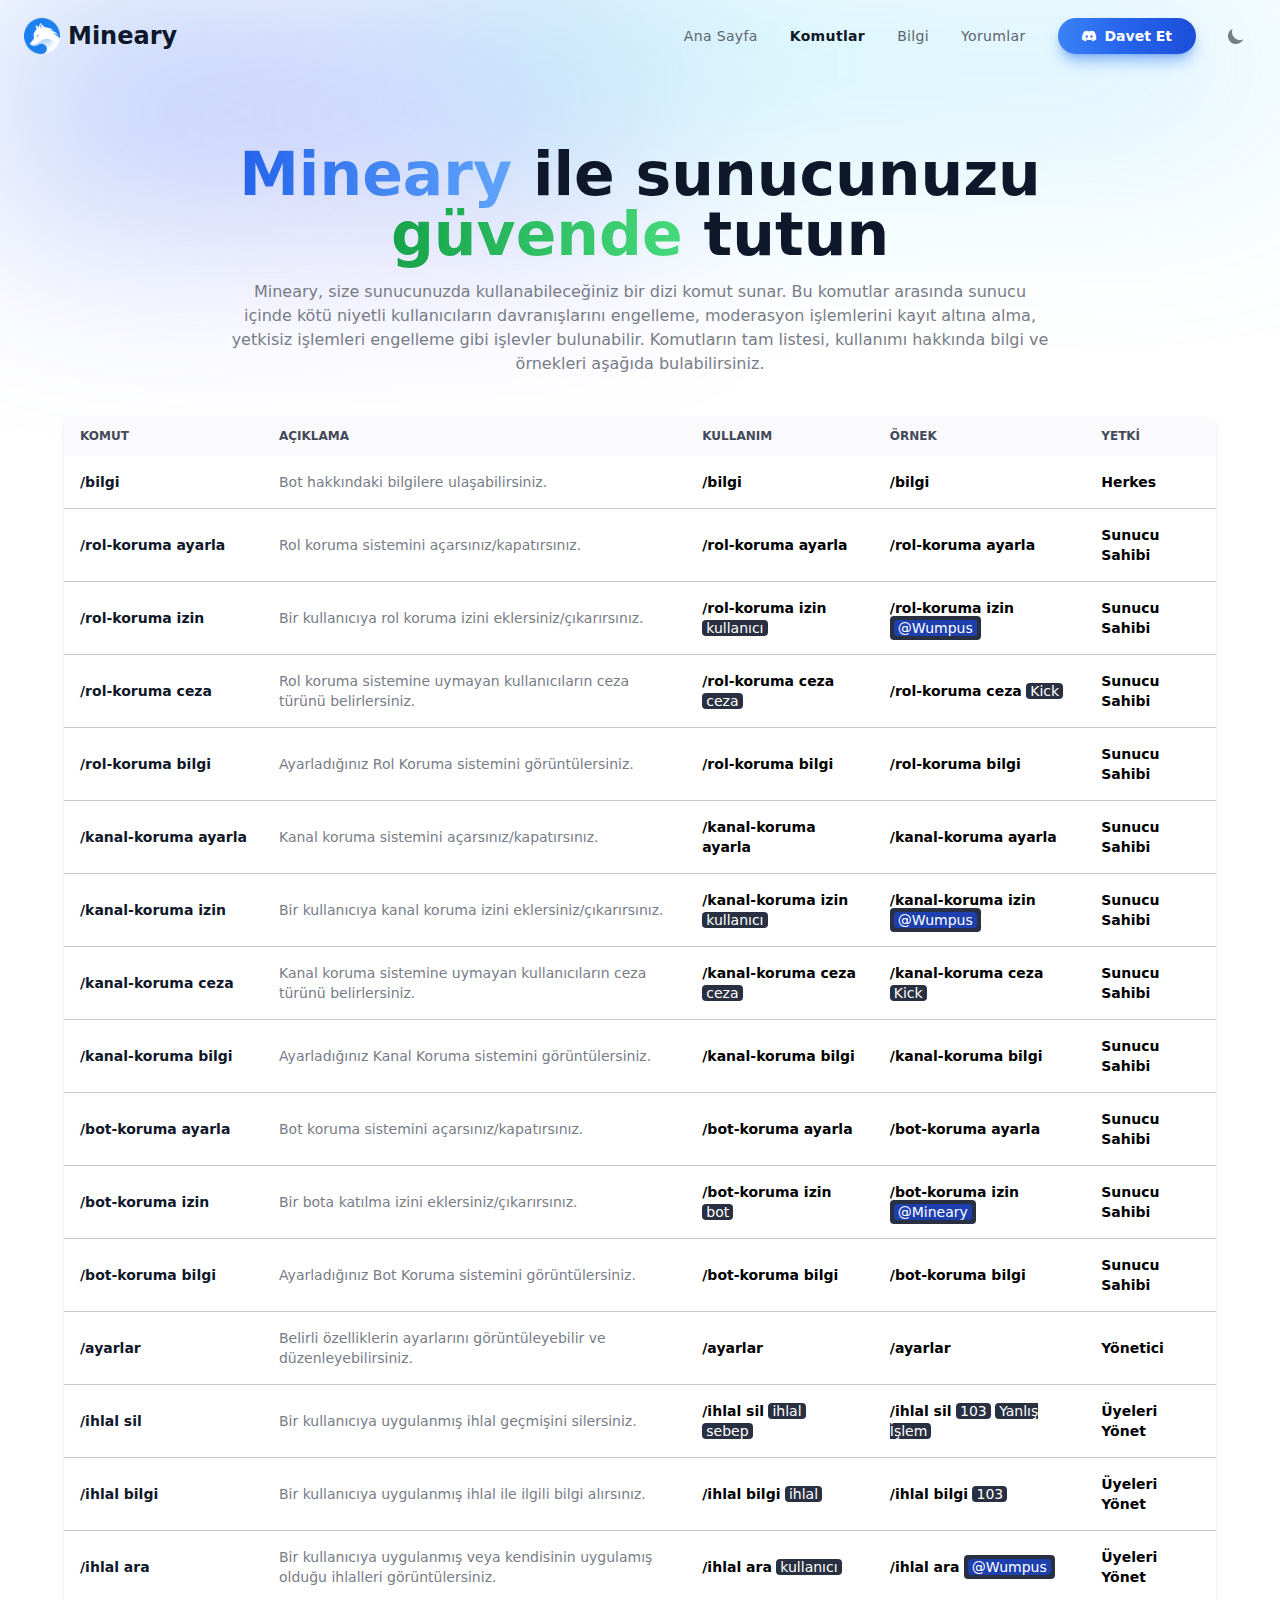
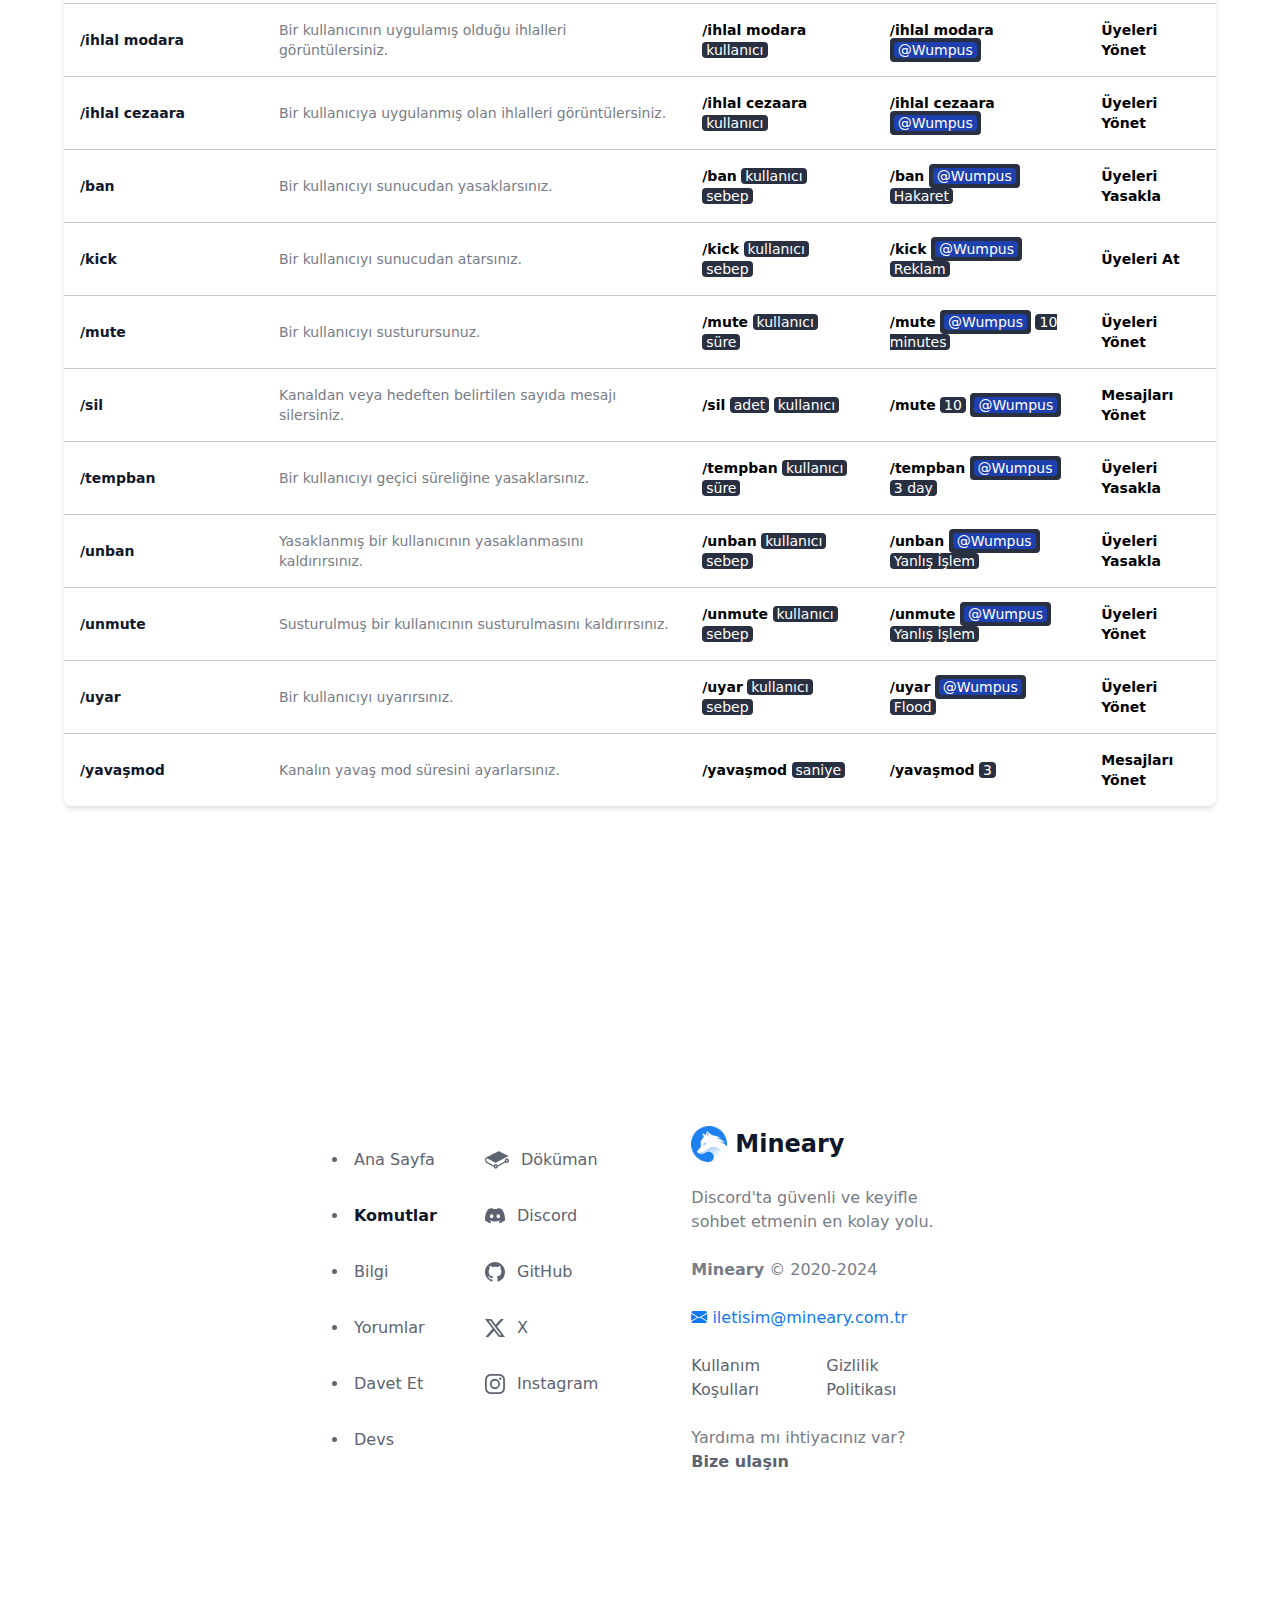
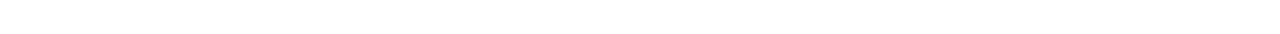
<file: komutlar.html>
﻿<!doctype html> <html lang="tr"> <head> <meta charset="utf-8"> <meta name="keywords" content="Mineary, Mineary Bot, Mineary Discord, Mineary Protection, Mineary Koruma"> <meta property="og:title" content="Mineary"> <meta property="og:type" content="website"> <meta http-equiv="X-UA-Compatible" content="IE=edge"> <meta property="og:url" content="mineary.com.tr"> <meta property="og:image" content="https://i.imgur.com/VIwgcws.png"> <meta property="og:image:type" content="image/png"> <meta property="og:description" content="Discord sunucunuz için mükemmel bir koruma istiyorsanız, Mineary tam size göre. Üstelik, kullanması çok kolay ve tamamen ücretsiz!"> <meta name="theme-color" content="#357AF3"> <meta name="twitter:title" content="Mineary"> <meta name="twitter:description" content="Discord sunucunuz için mükemmel bir koruma istiyorsanız, Mineary tam size göre. Üstelik, kullanması çok kolay ve tamamen ücretsiz!"> <meta name="twitter:card" content="summary_large_image"> <meta name="twitter:image:src" content="https://i.imgur.com/VIwgcws.png"> <meta name="viewport" content="width=device-width,initial-scale=1"> <link rel="stylesheet" href="style.css"> <script src="flowbite%401.5.3/dist/flowbite.js"></script> <title>Mineary | Komutlar</title> <link rel="shortcut icon" href="assets/img/favicon.png"> <link rel="stylesheet" href="npm/bootstrap-icons%401.10.3/font/bootstrap-icons.css"> <link rel="preconnect" href="https://fonts.googleapis.com"> <link rel="preconnect" href="https://fonts.gstatic.com" crossorigin=""> <link href="css2?family=Nunito+Sans:wght@400;600;800;900&display=swap" rel="stylesheet"> <script>"dark"===localStorage.getItem("color-theme")||!("color-theme"in localStorage)&&window.matchMedia("(prefers-color-scheme: dark)").matches?document.documentElement.classList.add("dark"):document.documentElement.classList.remove("dark")</script> </head> <body class="bg-white dark:bg-gray-900"> <header class="mineary-navbar"> <nav class="z-10 w-full absolute mineary-navbar"> <div class="max-w-7xl mx-auto px-6 md:px-12 xl:px-6"> <div class="flex flex-wrap items-center justify-between py-2 gap-6 md:py-4 md:gap-0 relative mineary-navbar"> <input aria-hidden="true" type="checkbox" name="toggle_nav" id="toggle_nav" class="hidden peer mineary-navbar"> <div class="relative z-20 w-full flex justify-between lg:w-max md:px-0 mineary-navbar"> <a href="index.htm" aria-label="logo" class="flex space-x-2 items-center mineary-navbar"> <div aria-hidden="true" class="flex space-x-1 mineary-navbar"> <img src="assets/img/favicon.png" draggable="false" class="h-9"> </div> <span class="text-2xl font-bold text-gray-900 dark:text-white mineary-navbar">Mineary</span> </a> <div class="relative flex items-center lg:hidden max-h-10 mineary-navbar"> <label role="button" for="toggle_nav" aria-label="humburger" id="hamburger" class="relative p-6 -mr-6 mineary-navbar"> <div aria-hidden="true" id="line" class="m-auto h-0.5 w-5 rounded bg-sky-900 dark:bg-gray-300 transition duration-300 mineary-navbar"> </div> <div aria-hidden="true" id="line2" class="m-auto mt-2 h-0.5 w-5 rounded bg-sky-900 dark:bg-gray-300 transition duration-300 mineary-navbar"> </div> </label> </div> </div> <div aria-hidden="true" class="fixed z-10 inset-0 h-screen w-screen bg-white/70 backdrop-blur-2xl origin-bottom scale-y-0 transition duration-500 peer-checked:origin-top peer-checked:scale-y-100 lg:hidden dark:bg-gray-900/70"> </div> <div class="flex-col z-20 flex-wrap gap-6 p-8 rounded-3xl border border-gray-100 shadow-2xl shadow-gray-600/10 justify-end w-full invisible opacity-0 translate-y-1 bg-transparent absolute top-full left-0 transition-all duration-300 scale-95 origin-top lg:relative lg:scale-100 lg:peer-checked:translate-y-0 lg:translate-y-0 lg:flex lg:flex-row lg:items-center lg:gap-0 lg:p-0 lg:bg-transparent lg:w-7/12 lg:visible lg:opacity-100 lg:border-none peer-checked:scale-100 peer-checked:opacity-100 peer-checked:visible lg:shadow-none dark:shadow-none dark:border-gray-700"> <div class="text-gray-600 dark:text-gray-300 lg:pr-4 lg:w-auto w-full lg:pt-0"> <ul class="tracking-wide font-medium lg:text-sm flex-col flex lg:flex-row gap-6 lg:gap-0"> <li> <a href="index.htm" class="block md:px-4 transition hover:text-primary"> <span>Ana Sayfa</span> </a> </li> <li> <a href="#" class="block md:px-4 font-bold text-gray-900 dark:text-white transition hover:text-primary hover:dark:text-primary"> <span>Komutlar</span> </a> </li> <li> <a href="index.htm#info" class="block md:px-4 transition hover:text-primary"> <span>Bilgi</span> </a> </li> <li> <a href="index.htm#comments" class="block md:px-4 transition hover:text-primary"> <span>Yorumlar</span> </a> </li> </ul> </div> <div class="mt-8 lg:mt-0"> <a href="index.htm#invite" class="relative flex h-9 w-full items-center justify-center px-6 before:absolute before:inset-0 rounded-full bg-gradient-to-r from-blue-500 via-blue-600 to-blue-700 focus:ring-4 dark:focus:ring-blue-800 shadow-lg shadow-blue-500/50 dark:shadow-lg dark:shadow-blue-800/80 before:transition before:duration-300 hover:before:scale-105 active:duration-75 active:before:scale-95 sm:w-max"> <span class="relative text-sm font-bold text-white"><i class="bi bi-discord mr-1"></i> Davet Et</span> </a> </div> <button id="theme-toggle" type="button" class="mt-8 ml-0 lg:mt-0 lg:ml-5 text-gray-500 dark:text-gray-400 hover:bg-gray-100 dark:hover:bg-gray-700 focus:outline-none focus:ring-4 focus:ring-gray-200 dark:focus:ring-gray-700 rounded-lg text-sm p-2.5"> <svg id="theme-toggle-dark-icon" class="hidden w-5 h-5" fill="currentColor" viewbox="0 0 20 20" xmlns="http://www.w3.org/2000/svg"> <path d="M17.293 13.293A8 8 0 016.707 2.707a8.001 8.001 0 1010.586 10.586z"></path> </svg> <svg id="theme-toggle-light-icon" class="hidden w-5 h-5" fill="currentColor" viewbox="0 0 20 20" xmlns="http://www.w3.org/2000/svg"> <path d="M10 2a1 1 0 011 1v1a1 1 0 11-2 0V3a1 1 0 011-1zm4 8a4 4 0 11-8 0 4 4 0 018 0zm-.464 4.95l.707.707a1 1 0 001.414-1.414l-.707-.707a1 1 0 00-1.414 1.414zm2.12-10.607a1 1 0 010 1.414l-.706.707a1 1 0 11-1.414-1.414l.707-.707a1 1 0 011.414 0zM17 11a1 1 0 100-2h-1a1 1 0 100 2h1zm-7 4a1 1 0 011 1v1a1 1 0 11-2 0v-1a1 1 0 011-1zM5.05 6.464A1 1 0 106.465 5.05l-.708-.707a1 1 0 00-1.414 1.414l.707.707zm1.414 8.486l-.707.707a1 1 0 01-1.414-1.414l.707-.707a1 1 0 011.414 1.414zM4 11a1 1 0 100-2H3a1 1 0 000 2h1z" fill-rule="evenodd" clip-rule="evenodd"></path> </svg> </button> </div> </div> </div> </nav> </header> <main class="space-y-40 mb-40"> <div class="relative"> <div aria-hidden="true" class="absolute inset-0 grid grid-cols-2 -space-x-52 opacity-40 dark:opacity-20"> <div class="blur-[106px] h-56 bg-gradient-to-br from-primary to-purple-400 dark:from-blue-700"></div> <div class="blur-[106px] h-32 bg-gradient-to-r from-cyan-400 to-sky-300 dark:to-indigo-600"></div> </div> <div class="max-w-[1400px] mx-auto px-6 md:px-12 xl:px-6"> <div class="relative pt-36 ml-auto"> <div class="lg:w-2/3 text-center mx-auto"> <h1 class="mb-4 font-extrabold text-gray-900 dark:text-white text-4xl md:text-5xl xl:text-6xl"> <span class="text-transparent bg-clip-text bg-gradient-to-r to-blue-400 from-blue-600">Mineary</span> ile sunucunuzu <span class="text-transparent bg-clip-text bg-gradient-to-r to-green-400 from-green-600">güvende </span> tutun</h1> <p class="font-normal text-md text-gray-500 dark:text-gray-400">Mineary, size sunucunuzda kullanabileceğiniz bir dizi komut sunar. Bu komutlar arasında sunucu içinde kötü niyetli kullanıcıların davranışlarını engelleme, moderasyon işlemlerini kayıt altına alma, yetkisiz işlemleri engelleme gibi işlevler bulunabilir. Komutların tam listesi, kullanımı hakkında bilgi ve örnekleri aşağıda bulabilirsiniz.</p> </div> </div> <div class="relative overflow-x-auto shadow-md rounded-lg m-10 2xl:w-full"> <table class="w-full text-sm text-left text-gray-500 dark:text-gray-400"> <thead class="text-xs text-gray-700 uppercase bg-gray-50 dark:bg-gray-700 dark:text-gray-400"> <tr> <th scope="col" class="px-4 py-3"> Komut </th> <th scope="col" class="px-4 py-3"> Açıklama </th> <th scope="col" class="px-4 py-3"> Kullanım </th> <th scope="col" class="px-4 py-3"> Örnek </th> <th scope="col" class="px-4 py-3"> Yetki </th> </tr> </thead> <tbody> <tr class="bg-white border-b dark:bg-gray-800 dark:border-gray-700 hover:bg-gray-50 dark:hover:bg-gray-600"> <th scope="row" class="px-4 py-4 font-bold text-gray-900 whitespace-nowrap dark:text-white"> /bilgi </th> <td class="px-4 py-4"> Bot hakkındaki bilgilere ulaşabilirsiniz. </td> <td class="px-4 py-4 font-bold text-black dark:text-white"> /bilgi </td> <td class="px-4 py-4 font-bold text-black dark:text-white"> /bilgi </td> <td class="px-4 py-4 font-bold text-black dark:text-white"> Herkes </td> </tr> <tr class="bg-white border-b dark:bg-gray-800 dark:border-gray-700 hover:bg-gray-50 dark:hover:bg-gray-600"> <th scope="row" class="px-4 py-4 font-bold text-gray-900 whitespace-nowrap dark:text-white"> /rol-koruma ayarla </th> <td class="px-4 py-4"> Rol koruma sistemini açarsınız/kapatırsınız. </td> <td class="px-4 py-4 font-bold text-black dark:text-white"> /rol-koruma ayarla </td> <td class="px-4 py-4 font-bold text-black dark:text-white"> /rol-koruma ayarla </td> <td class="px-4 py-4 font-bold text-black dark:text-white"> Sunucu Sahibi </td> </tr><tr class="bg-white border-b dark:bg-gray-800 dark:border-gray-700 hover:bg-gray-50 dark:hover:bg-gray-600"> <th scope="row" class="px-4 py-4 font-bold text-gray-900 whitespace-nowrap dark:text-white"> /rol-koruma izin </th> <td class="px-4 py-4"> Bir kullanıcıya rol koruma izini eklersiniz/çıkarırsınız. </td> <td class="px-4 py-4"> <span class="font-bold text-black dark:text-white">/rol-koruma izin</span> <mark class="px-1 text-white bg-gray-800 rounded dark:bg-gray-900">kullanıcı</mark> </td> <td class="px-4 py-4"> <span class="font-bold text-black dark:text-white">/rol-koruma izin</span> <mark class="px-1 py-1 text-white bg-gray-800 rounded dark:bg-gray-900"><mark class="px-1 text-white bg-blue-800 rounded">@Wumpus</mark></mark> </td> <td class="px-4 py-4 font-bold text-black dark:text-white"> Sunucu Sahibi </td> </tr> <tr class="bg-white border-b dark:bg-gray-800 dark:border-gray-700 hover:bg-gray-50 dark:hover:bg-gray-600"> <th scope="row" class="px-4 py-4 font-bold text-gray-900 whitespace-nowrap dark:text-white"> /rol-koruma ceza </th> <td class="px-4 py-4"> Rol koruma sistemine uymayan kullanıcıların ceza türünü belirlersiniz. </td> <td class="px-4 py-4"> <span class="font-bold text-black dark:text-white">/rol-koruma ceza</span> <mark class="px-1 text-white bg-gray-800 rounded dark:bg-gray-900">ceza</mark> </td> <td class="px-4 py-4"> <span class="font-bold text-black dark:text-white">/rol-koruma ceza</span> <mark class="px-1 text-white bg-gray-800 rounded dark:bg-gray-900">Kick</mark> </td> <td class="px-4 py-4 font-bold text-black dark:text-white"> Sunucu Sahibi </td> </tr> <tr class="bg-white border-b dark:bg-gray-800 dark:border-gray-700 hover:bg-gray-50 dark:hover:bg-gray-600"> <th scope="row" class="px-4 py-4 font-bold text-gray-900 whitespace-nowrap dark:text-white"> /rol-koruma bilgi </th> <td class="px-4 py-4"> Ayarladığınız Rol Koruma sistemini görüntülersiniz. </td> <td class="px-4 py-4 font-bold text-black dark:text-white"> /rol-koruma bilgi </td> <td class="px-4 py-4 font-bold text-black dark:text-white"> /rol-koruma bilgi </td> <td class="px-4 py-4 font-bold text-black dark:text-white"> Sunucu Sahibi </td> </tr> <tr class="bg-white border-b dark:bg-gray-800 dark:border-gray-700 hover:bg-gray-50 dark:hover:bg-gray-600"> <th scope="row" class="px-4 py-4 font-bold text-gray-900 whitespace-nowrap dark:text-white"> /kanal-koruma ayarla </th> <td class="px-4 py-4"> Kanal koruma sistemini açarsınız/kapatırsınız. </td> <td class="px-4 py-4 font-bold text-black dark:text-white"> /kanal-koruma ayarla </td> <td class="px-4 py-4 font-bold text-black dark:text-white"> /kanal-koruma ayarla </td> <td class="px-4 py-4 font-bold text-black dark:text-white"> Sunucu Sahibi </td> </tr><tr class="bg-white border-b dark:bg-gray-800 dark:border-gray-700 hover:bg-gray-50 dark:hover:bg-gray-600"> <th scope="row" class="px-4 py-4 font-bold text-gray-900 whitespace-nowrap dark:text-white"> /kanal-koruma izin </th> <td class="px-4 py-4"> Bir kullanıcıya kanal koruma izini eklersiniz/çıkarırsınız. </td> <td class="px-4 py-4"> <span class="font-bold text-black dark:text-white">/kanal-koruma izin</span> <mark class="px-1 text-white bg-gray-800 rounded dark:bg-gray-900">kullanıcı</mark> </td> <td class="px-4 py-4"> <span class="font-bold text-black dark:text-white">/kanal-koruma izin</span> <mark class="px-1 py-1 text-white bg-gray-800 rounded dark:bg-gray-900"><mark class="px-1 text-white bg-blue-800 rounded">@Wumpus</mark></mark> </td> <td class="px-4 py-4 font-bold text-black dark:text-white"> Sunucu Sahibi </td> </tr> <tr class="bg-white border-b dark:bg-gray-800 dark:border-gray-700 hover:bg-gray-50 dark:hover:bg-gray-600"> <th scope="row" class="px-4 py-4 font-bold text-gray-900 whitespace-nowrap dark:text-white"> /kanal-koruma ceza </th> <td class="px-4 py-4"> Kanal koruma sistemine uymayan kullanıcıların ceza türünü belirlersiniz. </td> <td class="px-4 py-4"> <span class="font-bold text-black dark:text-white">/kanal-koruma ceza</span> <mark class="px-1 text-white bg-gray-800 rounded dark:bg-gray-900">ceza</mark> </td> <td class="px-4 py-4"> <span class="font-bold text-black dark:text-white">/kanal-koruma ceza</span> <mark class="px-1 text-white bg-gray-800 rounded dark:bg-gray-900">Kick</mark> </td> <td class="px-4 py-4 font-bold text-black dark:text-white"> Sunucu Sahibi </td> </tr> <tr class="bg-white border-b dark:bg-gray-800 dark:border-gray-700 hover:bg-gray-50 dark:hover:bg-gray-600"> <th scope="row" class="px-4 py-4 font-bold text-gray-900 whitespace-nowrap dark:text-white"> /kanal-koruma bilgi </th> <td class="px-4 py-4"> Ayarladığınız Kanal Koruma sistemini görüntülersiniz. </td> <td class="px-4 py-4 font-bold text-black dark:text-white"> /kanal-koruma bilgi </td> <td class="px-4 py-4 font-bold text-black dark:text-white"> /kanal-koruma bilgi </td> <td class="px-4 py-4 font-bold text-black dark:text-white"> Sunucu Sahibi </td> </tr> <tr class="bg-white border-b dark:bg-gray-800 dark:border-gray-700 hover:bg-gray-50 dark:hover:bg-gray-600"> <th scope="row" class="px-4 py-4 font-bold text-gray-900 whitespace-nowrap dark:text-white"> /bot-koruma ayarla </th> <td class="px-4 py-4"> Bot koruma sistemini açarsınız/kapatırsınız. </td> <td class="px-4 py-4 font-bold text-black dark:text-white"> /bot-koruma ayarla </td> <td class="px-4 py-4 font-bold text-black dark:text-white"> /bot-koruma ayarla </td> <td class="px-4 py-4 font-bold text-black dark:text-white"> Sunucu Sahibi </td> </tr><tr class="bg-white border-b dark:bg-gray-800 dark:border-gray-700 hover:bg-gray-50 dark:hover:bg-gray-600"> <th scope="row" class="px-4 py-4 font-bold text-gray-900 whitespace-nowrap dark:text-white"> /bot-koruma izin </th> <td class="px-4 py-4"> Bir bota katılma izini eklersiniz/çıkarırsınız. </td> <td class="px-4 py-4"> <span class="font-bold text-black dark:text-white">/bot-koruma izin</span> <mark class="px-1 text-white bg-gray-800 rounded dark:bg-gray-900">bot</mark> </td> <td class="px-4 py-4"> <span class="font-bold text-black dark:text-white">/bot-koruma izin</span> <mark class="px-1 py-1 text-white bg-gray-800 rounded dark:bg-gray-900"><mark class="px-1 text-white bg-blue-800 rounded">@Mineary</mark></mark> </td> <td class="px-4 py-4 font-bold text-black dark:text-white"> Sunucu Sahibi </td> </tr> <tr class="bg-white border-b dark:bg-gray-800 dark:border-gray-700 hover:bg-gray-50 dark:hover:bg-gray-600"> <th scope="row" class="px-4 py-4 font-bold text-gray-900 whitespace-nowrap dark:text-white"> /bot-koruma bilgi </th> <td class="px-4 py-4"> Ayarladığınız Bot Koruma sistemini görüntülersiniz. </td> <td class="px-4 py-4 font-bold text-black dark:text-white"> /bot-koruma bilgi </td> <td class="px-4 py-4 font-bold text-black dark:text-white"> /bot-koruma bilgi </td> <td class="px-4 py-4 font-bold text-black dark:text-white"> Sunucu Sahibi </td> </tr> <tr class="bg-white border-b dark:bg-gray-800 dark:border-gray-700 hover:bg-gray-50 dark:hover:bg-gray-600"> <th scope="row" class="px-4 py-4 font-bold text-gray-900 whitespace-nowrap dark:text-white"> /ayarlar </th> <td class="px-4 py-4"> Belirli özelliklerin ayarlarını görüntüleyebilir ve düzenleyebilirsiniz. </td> <td class="px-4 py-4 font-bold text-black dark:text-white"> /ayarlar </td> <td class="px-4 py-4 font-bold text-black dark:text-white"> /ayarlar </td> <td class="px-4 py-4 font-bold text-black dark:text-white"> Yönetici </td> </tr> <tr class="bg-white border-b dark:bg-gray-800 dark:border-gray-700 hover:bg-gray-50 dark:hover:bg-gray-600"> <th scope="row" class="px-4 py-4 font-bold text-gray-900 whitespace-nowrap dark:text-white"> /ihlal sil </th> <td class="px-4 py-4"> Bir kullanıcıya uygulanmış ihlal geçmişini silersiniz. </td> <td class="px-4 py-4"> <span class="font-bold text-black dark:text-white">/ihlal sil</span> <mark class="px-1 text-white bg-gray-800 rounded dark:bg-gray-900">ihlal</mark> <mark class="px-1 text-white bg-gray-800 rounded dark:bg-gray-900">sebep</mark> </td> <td class="px-4 py-4"> <span class="font-bold text-black dark:text-white">/ihlal sil</span> <mark class="px-1 text-white bg-gray-800 rounded dark:bg-gray-900">103</mark> <mark class="px-1 text-white bg-gray-800 rounded dark:bg-gray-900">Yanlış İşlem</mark> </td> <td class="px-4 py-4 font-bold text-black dark:text-white"> Üyeleri Yönet </td> </tr> <tr class="bg-white border-b dark:bg-gray-800 dark:border-gray-700 hover:bg-gray-50 dark:hover:bg-gray-600"> <th scope="row" class="px-4 py-4 font-bold text-gray-900 whitespace-nowrap dark:text-white"> /ihlal bilgi </th> <td class="px-4 py-4"> Bir kullanıcıya uygulanmış ihlal ile ilgili bilgi alırsınız. </td> <td class="px-4 py-4"> <span class="font-bold text-black dark:text-white">/ihlal bilgi</span> <mark class="px-1 text-white bg-gray-800 rounded dark:bg-gray-900">ihlal</mark> </td> <td class="px-4 py-4"> <span class="font-bold text-black dark:text-white">/ihlal bilgi</span> <mark class="px-1 text-white bg-gray-800 rounded dark:bg-gray-900">103</mark> </td> <td class="px-4 py-4 font-bold text-black dark:text-white"> Üyeleri Yönet </td> </tr> <tr class="bg-white border-b dark:bg-gray-800 dark:border-gray-700 hover:bg-gray-50 dark:hover:bg-gray-600"> <th scope="row" class="px-4 py-4 font-bold text-gray-900 whitespace-nowrap dark:text-white"> /ihlal ara </th> <td class="px-4 py-4"> Bir kullanıcıya uygulanmış veya kendisinin uygulamış olduğu ihlalleri görüntülersiniz. </td> <td class="px-4 py-4"> <span class="font-bold text-black dark:text-white">/ihlal ara</span> <mark class="px-1 text-white bg-gray-800 rounded dark:bg-gray-900">kullanıcı</mark> </td> <td class="px-4 py-4"> <span class="font-bold text-black dark:text-white">/ihlal ara</span> <mark class="px-1 py-1 text-white bg-gray-800 rounded dark:bg-gray-900"><mark class="px-1 text-white bg-blue-800 rounded">@Wumpus</mark></mark> </td> <td class="px-4 py-4 font-bold text-black dark:text-white"> Üyeleri Yönet </td> </tr> <tr class="bg-white border-b dark:bg-gray-800 dark:border-gray-700 hover:bg-gray-50 dark:hover:bg-gray-600"> <th scope="row" class="px-4 py-4 font-bold text-gray-900 whitespace-nowrap dark:text-white"> /ihlal modara </th> <td class="px-4 py-4"> Bir kullanıcının uygulamış olduğu ihlalleri görüntülersiniz. </td> <td class="px-4 py-4"> <span class="font-bold text-black dark:text-white">/ihlal modara</span> <mark class="px-1 text-white bg-gray-800 rounded dark:bg-gray-900">kullanıcı</mark> </td> <td class="px-4 py-4"> <span class="font-bold text-black dark:text-white">/ihlal modara</span> <mark class="px-1 py-1 text-white bg-gray-800 rounded dark:bg-gray-900"><mark class="px-1 text-white bg-blue-800 rounded">@Wumpus</mark></mark> </td> <td class="px-4 py-4 font-bold text-black dark:text-white"> Üyeleri Yönet </td> </tr> <tr class="bg-white border-b dark:bg-gray-800 dark:border-gray-700 hover:bg-gray-50 dark:hover:bg-gray-600"> <th scope="row" class="px-4 py-4 font-bold text-gray-900 whitespace-nowrap dark:text-white"> /ihlal cezaara </th> <td class="px-4 py-4"> Bir kullanıcıya uygulanmış olan ihlalleri görüntülersiniz. </td> <td class="px-4 py-4"> <span class="font-bold text-black dark:text-white">/ihlal cezaara</span> <mark class="px-1 text-white bg-gray-800 rounded dark:bg-gray-900">kullanıcı</mark> </td> <td class="px-4 py-4"> <span class="font-bold text-black dark:text-white">/ihlal cezaara</span> <mark class="px-1 py-1 text-white bg-gray-800 rounded dark:bg-gray-900"><mark class="px-1 text-white bg-blue-800 rounded">@Wumpus</mark></mark> </td> <td class="px-4 py-4 font-bold text-black dark:text-white"> Üyeleri Yönet </td> </tr> <tr class="bg-white border-b dark:bg-gray-800 dark:border-gray-700 hover:bg-gray-50 dark:hover:bg-gray-600"> <th scope="row" class="px-4 py-4 font-bold text-gray-900 whitespace-nowrap dark:text-white"> /ban </th> <td class="px-4 py-4"> Bir kullanıcıyı sunucudan yasaklarsınız. </td> <td class="px-4 py-4"> <span class="font-bold text-black dark:text-white">/ban</span> <mark class="px-1 text-white bg-gray-800 rounded dark:bg-gray-900">kullanıcı</mark> <mark class="px-1 text-white bg-gray-800 rounded dark:bg-gray-900">sebep</mark> </td> <td class="px-4 py-4"> <span class="font-bold text-black dark:text-white">/ban</span> <mark class="px-1 py-1 text-white bg-gray-800 rounded dark:bg-gray-900"><mark class="px-1 text-white bg-blue-800 rounded">@Wumpus</mark></mark> <mark class="px-1 text-white bg-gray-800 rounded dark:bg-gray-900">Hakaret</mark> </td> <td class="px-4 py-4 font-bold text-black dark:text-white"> Üyeleri Yasakla </td> </tr> <tr class="bg-white border-b dark:bg-gray-800 dark:border-gray-700 hover:bg-gray-50 dark:hover:bg-gray-600"> <th scope="row" class="px-4 py-4 font-bold text-gray-900 whitespace-nowrap dark:text-white"> /kick </th> <td class="px-4 py-4"> Bir kullanıcıyı sunucudan atarsınız. </td> <td class="px-4 py-4"> <span class="font-bold text-black dark:text-white">/kick</span> <mark class="px-1 text-white bg-gray-800 rounded dark:bg-gray-900">kullanıcı</mark> <mark class="px-1 text-white bg-gray-800 rounded dark:bg-gray-900">sebep</mark> </td> <td class="px-4 py-4"> <span class="font-bold text-black dark:text-white">/kick</span> <mark class="px-1 py-1 text-white bg-gray-800 rounded dark:bg-gray-900"><mark class="px-1 text-white bg-blue-800 rounded">@Wumpus</mark></mark> <mark class="px-1 text-white bg-gray-800 rounded dark:bg-gray-900">Reklam</mark> </td> <td class="px-4 py-4 font-bold text-black dark:text-white"> Üyeleri At </td> </tr> <tr class="bg-white border-b dark:bg-gray-800 dark:border-gray-700 hover:bg-gray-50 dark:hover:bg-gray-600"> <th scope="row" class="px-4 py-4 font-bold text-gray-900 whitespace-nowrap dark:text-white"> /mute </th> <td class="px-4 py-4"> Bir kullanıcıyı susturursunuz. </td> <td class="px-4 py-4"> <span class="font-bold text-black dark:text-white">/mute</span> <mark class="px-1 text-white bg-gray-800 rounded dark:bg-gray-900">kullanıcı</mark> <mark class="px-1 text-white bg-gray-800 rounded dark:bg-gray-900">süre</mark> </td> <td class="px-4 py-4"> <span class="font-bold text-black dark:text-white">/mute</span> <mark class="px-1 py-1 text-white bg-gray-800 rounded dark:bg-gray-900"><mark class="px-1 text-white bg-blue-800 rounded">@Wumpus</mark></mark> <mark class="px-1 text-white bg-gray-800 rounded dark:bg-gray-900">10 minutes</mark> </td> <td class="px-4 py-4 font-bold text-black dark:text-white"> Üyeleri Yönet </td> </tr> <tr class="bg-white border-b dark:bg-gray-800 dark:border-gray-700 hover:bg-gray-50 dark:hover:bg-gray-600"> <th scope="row" class="px-4 py-4 font-bold text-gray-900 whitespace-nowrap dark:text-white"> /sil </th> <td class="px-4 py-4"> Kanaldan veya hedeften belirtilen sayıda mesajı silersiniz. </td> <td class="px-4 py-4"> <span class="font-bold text-black dark:text-white">/sil</span> <mark class="px-1 text-white bg-gray-800 rounded dark:bg-gray-900">adet</mark> <mark class="px-1 text-white bg-gray-800 rounded dark:bg-gray-900">kullanıcı</mark> </td> <td class="px-4 py-4"> <span class="font-bold text-black dark:text-white">/mute</span> <mark class="px-1 text-white bg-gray-800 rounded dark:bg-gray-900">10</mark> <mark class="px-1 py-1 text-white bg-gray-800 rounded dark:bg-gray-900"><mark class="px-1 text-white bg-blue-800 rounded">@Wumpus</mark></mark> </td> <td class="px-4 py-4 font-bold text-black dark:text-white"> Mesajları Yönet </td> </tr> <tr class="bg-white border-b dark:bg-gray-800 dark:border-gray-700 hover:bg-gray-50 dark:hover:bg-gray-600"> <th scope="row" class="px-4 py-4 font-bold text-gray-900 whitespace-nowrap dark:text-white"> /tempban </th> <td class="px-4 py-4"> Bir kullanıcıyı geçici süreliğine yasaklarsınız. </td> <td class="px-4 py-4"> <span class="font-bold text-black dark:text-white">/tempban</span> <mark class="px-1 text-white bg-gray-800 rounded dark:bg-gray-900">kullanıcı</mark> <mark class="px-1 text-white bg-gray-800 rounded dark:bg-gray-900">süre</mark> </td> <td class="px-4 py-4"> <span class="font-bold text-black dark:text-white">/tempban</span> <mark class="px-1 py-1 text-white bg-gray-800 rounded dark:bg-gray-900"><mark class="px-1 text-white bg-blue-800 rounded">@Wumpus</mark></mark> <mark class="px-1 text-white bg-gray-800 rounded dark:bg-gray-900">3 day</mark> </td> <td class="px-4 py-4 font-bold text-black dark:text-white"> Üyeleri Yasakla </td> </tr> <tr class="bg-white border-b dark:bg-gray-800 dark:border-gray-700 hover:bg-gray-50 dark:hover:bg-gray-600"> <th scope="row" class="px-4 py-4 font-bold text-gray-900 whitespace-nowrap dark:text-white"> /unban </th> <td class="px-4 py-4"> Yasaklanmış bir kullanıcının yasaklanmasını kaldırırsınız. </td> <td class="px-4 py-4"> <span class="font-bold text-black dark:text-white">/unban</span> <mark class="px-1 text-white bg-gray-800 rounded dark:bg-gray-900">kullanıcı</mark> <mark class="px-1 text-white bg-gray-800 rounded dark:bg-gray-900">sebep</mark> </td> <td class="px-4 py-4"> <span class="font-bold text-black dark:text-white">/unban</span> <mark class="px-1 py-1 text-white bg-gray-800 rounded dark:bg-gray-900"><mark class="px-1 text-white bg-blue-800 rounded">@Wumpus</mark></mark> <mark class="px-1 text-white bg-gray-800 rounded dark:bg-gray-900">Yanlış İşlem</mark> </td> <td class="px-4 py-4 font-bold text-black dark:text-white"> Üyeleri Yasakla </td> </tr> <tr class="bg-white border-b dark:bg-gray-800 dark:border-gray-700 hover:bg-gray-50 dark:hover:bg-gray-600"> <th scope="row" class="px-4 py-4 font-bold text-gray-900 whitespace-nowrap dark:text-white"> /unmute </th> <td class="px-4 py-4"> Susturulmuş bir kullanıcının susturulmasını kaldırırsınız. </td> <td class="px-4 py-4"> <span class="font-bold text-black dark:text-white">/unmute</span> <mark class="px-1 text-white bg-gray-800 rounded dark:bg-gray-900">kullanıcı</mark> <mark class="px-1 text-white bg-gray-800 rounded dark:bg-gray-900">sebep</mark> </td> <td class="px-4 py-4"> <span class="font-bold text-black dark:text-white">/unmute</span> <mark class="px-1 py-1 text-white bg-gray-800 rounded dark:bg-gray-900"><mark class="px-1 text-white bg-blue-800 rounded">@Wumpus</mark></mark> <mark class="px-1 text-white bg-gray-800 rounded dark:bg-gray-900">Yanlış İşlem</mark> </td> <td class="px-4 py-4 font-bold text-black dark:text-white"> Üyeleri Yönet </td> </tr> <tr class="bg-white border-b dark:bg-gray-800 dark:border-gray-700 hover:bg-gray-50 dark:hover:bg-gray-600"> <th scope="row" class="px-4 py-4 font-bold text-gray-900 whitespace-nowrap dark:text-white"> /uyar </th> <td class="px-4 py-4"> Bir kullanıcıyı uyarırsınız. </td> <td class="px-4 py-4"> <span class="font-bold text-black dark:text-white">/uyar</span> <mark class="px-1 text-white bg-gray-800 rounded dark:bg-gray-900">kullanıcı</mark> <mark class="px-1 text-white bg-gray-800 rounded dark:bg-gray-900">sebep</mark> </td> <td class="px-4 py-4"> <span class="font-bold text-black dark:text-white">/uyar</span> <mark class="px-1 py-1 text-white bg-gray-800 rounded dark:bg-gray-900"><mark class="px-1 text-white bg-blue-800 rounded">@Wumpus</mark></mark> <mark class="px-1 text-white bg-gray-800 rounded dark:bg-gray-900">Flood</mark> </td> <td class="px-4 py-4 font-bold text-black dark:text-white"> Üyeleri Yönet </td> </tr> <tr class="bg-white dark:bg-gray-800 hover:bg-gray-50 dark:hover:bg-gray-600"> <th scope="row" class="px-4 py-4 font-bold text-gray-900 whitespace-nowrap dark:text-white"> /yavaşmod </th> <td class="px-4 py-4"> Kanalın yavaş mod süresini ayarlarsınız. </td> <td class="px-4 py-4"> <span class="font-bold text-black dark:text-white">/yavaşmod</span> <mark class="px-1 text-white bg-gray-800 rounded dark:bg-gray-900">saniye</mark> </td> <td class="px-4 py-4"> <span class="font-bold text-black dark:text-white">/yavaşmod</span> <mark class="px-1 text-white bg-gray-800 rounded dark:bg-gray-900">3</mark> </td> <td class="px-4 py-4 font-bold text-black dark:text-white"> Mesajları Yönet </td> </tr> </tbody> </table> </div> </div> </div> </main> <footer class="py-20 md:py-40"> <div class="max-w-7xl mx-auto px-6 md:px-12 xl:px-6"> <div class="m-auto md:w-10/12 lg:w-8/12 xl:w-6/12"> <div class="flex flex-wrap items-center justify-between md:flex-nowrap"> <div class="flex w-full justify-center space-x-12 text-gray-600 dark:text-gray-300 sm:w-7/12 md:justify-start"> <ul class="list-inside list-disc space-y-8"> <li><a href="index.htm" class="transition hover:text-primary">Ana Sayfa</a></li> <li><a href="#" class="transition font-bold text-gray-900 dark:text-white hover:text-primary hover:dark:text-primary">Komutlar</a></li> <li><a href="index.htm#info" class="transition hover:text-primary">Bilgi</a></li> <li><a href="index.htm#comments" class="transition hover:text-primary">Yorumlar</a></li> <li><a href="index.htm#invite" class="transition hover:text-primary">Davet Et</a></li> <li><a href="https://devsoftware.org" class="transition hover:text-primary">Devs</a></li> </ul> <ul role="list" class="space-y-8"> <li> <a href="https://docs.mineary.com.tr" class="flex items-center space-x-3 transition hover:text-primary"> <svg xmlns="http://www.w3.org/2000/svg" fill="currentColor" class="w-6" viewbox="0 0 24 24" role="img"> <path d="M10.802 17.77a.703.703 0 1 1-.002 1.406.703.703 0 0 1 .002-1.406m11.024-4.347a.703.703 0 1 1 .001-1.406.703.703 0 0 1-.001 1.406m0-2.876a2.176 2.176 0 0 0-2.174 2.174c0 .233.039.465.115.691l-7.181 3.823a2.165 2.165 0 0 0-1.784-.937c-.829 0-1.584.475-1.95 1.216l-6.451-3.402c-.682-.358-1.192-1.48-1.138-2.502.028-.533.212-.947.493-1.107.178-.1.392-.092.62.027l.042.023c1.71.9 7.304 3.847 7.54 3.956.363.169.565.237 1.185-.057l11.564-6.014c.17-.064.368-.227.368-.474 0-.342-.354-.477-.355-.477-.658-.315-1.669-.788-2.655-1.25-2.108-.987-4.497-2.105-5.546-2.655-.906-.474-1.635-.074-1.765.006l-.252.125C7.78 6.048 1.46 9.178 1.1 9.397.457 9.789.058 10.57.006 11.539c-.08 1.537.703 3.14 1.824 3.727l6.822 3.518a2.175 2.175 0 0 0 2.15 1.862 2.177 2.177 0 0 0 2.173-2.14l7.514-4.073c.38.298.853.461 1.337.461A2.176 2.176 0 0 0 24 12.72a2.176 2.176 0 0 0-2.174-2.174"></path> </svg> <span>Döküman</span> </a> </li> <li> <a href="https://discord.mineary.com.tr" class="flex items-center space-x-3 transition hover:text-primary"> <svg xmlns="http://www.w3.org/2000/svg" fill="currentColor" class="w-5" viewbox="0 0 127.14 96.36"> <path d="M107.7,8.07A105.15,105.15,0,0,0,81.47,0a72.06,72.06,0,0,0-3.36,6.83A97.68,97.68,0,0,0,49,6.83,72.37,72.37,0,0,0,45.64,0,105.89,105.89,0,0,0,19.39,8.09C2.79,32.65-1.71,56.6.54,80.21h0A105.73,105.73,0,0,0,32.71,96.36,77.7,77.7,0,0,0,39.6,85.25a68.42,68.42,0,0,1-10.85-5.18c.91-.66,1.8-1.34,2.66-2a75.57,75.57,0,0,0,64.32,0c.87.71,1.76,1.39,2.66,2a68.68,68.68,0,0,1-10.87,5.19,77,77,0,0,0,6.89,11.1A105.25,105.25,0,0,0,126.6,80.22h0C129.24,52.84,122.09,29.11,107.7,8.07ZM42.45,65.69C36.18,65.69,31,60,31,53s5-12.74,11.43-12.74S54,46,53.89,53,48.84,65.69,42.45,65.69Zm42.24,0C78.41,65.69,73.25,60,73.25,53s5-12.74,11.44-12.74S96.23,46,96.12,53,91.08,65.69,84.69,65.69Z"></path> </svg> <span>Discord</span> </a> </li> <li> <a href="https://github.devsoftware.org" class="flex items-center space-x-3 transition hover:text-primary"> <svg xmlns="http://www.w3.org/2000/svg" fill="currentColor" class="w-5" viewbox="0 0 16 16"> <path d="M8 0C3.58 0 0 3.58 0 8c0 3.54 2.29 6.53 5.47 7.59.4.07.55-.17.55-.38 0-.19-.01-.82-.01-1.49-2.01.37-2.53-.49-2.69-.94-.09-.23-.48-.94-.82-1.13-.28-.15-.68-.52-.01-.53.63-.01 1.08.58 1.23.82.72 1.21 1.87.87 2.33.66.07-.52.28-.87.51-1.07-1.78-.2-3.64-.89-3.64-3.95 0-.87.31-1.59.82-2.15-.08-.2-.36-1.02.08-2.12 0 0 .67-.21 2.2.82.64-.18 1.32-.27 2-.27.68 0 1.36.09 2 .27 1.53-1.04 2.2-.82 2.2-.82.44 1.1.16 1.92.08 2.12.51.56.82 1.27.82 2.15 0 3.07-1.87 3.75-3.65 3.95.29.25.54.73.54 1.48 0 1.07-.01 1.93-.01 2.2 0 .21.15.46.55.38A8.012 8.012 0 0 0 16 8c0-4.42-3.58-8-8-8z"> </path> </svg> <span>GitHub</span> </a> </li> <li> <a href="https://x.devsoftware.org" class="flex items-center space-x-3 transition hover:text-primary"> <svg xmlns="http://www.w3.org/2000/svg" fill="currentColor" class="w-5" viewbox="0 0 16 16"> <path d="M12.6.75h2.454l-5.36 6.142L16 15.25h-4.937l-3.867-5.07-4.425 5.07H.316l5.733-6.57L0 .75h5.063l3.495 4.633L12.601.75Zm-.86 13.028h1.36L4.323 2.145H2.865l8.875 11.633Z"> </path> </svg> <span>X</span> </a> </li> <li> <a href="https://instagram.devsoftware.org" class="flex items-center space-x-3 transition hover:text-primary"> <svg xmlns="http://www.w3.org/2000/svg" fill="currentColor" class="w-5" viewbox="0 0 16 16"> <path d="M8 0C5.829 0 5.556.01 4.703.048 3.85.088 3.269.222 2.76.42a3.917 3.917 0 0 0-1.417.923A3.927 3.927 0 0 0 .42 2.76C.222 3.268.087 3.85.048 4.7.01 5.555 0 5.827 0 8.001c0 2.172.01 2.444.048 3.297.04.852.174 1.433.372 1.942.205.526.478.972.923 1.417.444.445.89.719 1.416.923.51.198 1.09.333 1.942.372C5.555 15.99 5.827 16 8 16s2.444-.01 3.298-.048c.851-.04 1.434-.174 1.943-.372a3.916 3.916 0 0 0 1.416-.923c.445-.445.718-.891.923-1.417.197-.509.332-1.09.372-1.942C15.99 10.445 16 10.173 16 8s-.01-2.445-.048-3.299c-.04-.851-.175-1.433-.372-1.941a3.926 3.926 0 0 0-.923-1.417A3.911 3.911 0 0 0 13.24.42c-.51-.198-1.092-.333-1.943-.372C10.443.01 10.172 0 7.998 0h.003zm-.717 1.442h.718c2.136 0 2.389.007 3.232.046.78.035 1.204.166 1.486.275.373.145.64.319.92.599.28.28.453.546.598.92.11.281.24.705.275 1.485.039.843.047 1.096.047 3.231s-.008 2.389-.047 3.232c-.035.78-.166 1.203-.275 1.485a2.47 2.47 0 0 1-.599.919c-.28.28-.546.453-.92.598-.28.11-.704.24-1.485.276-.843.038-1.096.047-3.232.047s-2.39-.009-3.233-.047c-.78-.036-1.203-.166-1.485-.276a2.478 2.478 0 0 1-.92-.598 2.48 2.48 0 0 1-.6-.92c-.109-.281-.24-.705-.275-1.485-.038-.843-.046-1.096-.046-3.233 0-2.136.008-2.388.046-3.231.036-.78.166-1.204.276-1.486.145-.373.319-.64.599-.92.28-.28.546-.453.92-.598.282-.11.705-.24 1.485-.276.738-.034 1.024-.044 2.515-.045v.002zm4.988 1.328a.96.96 0 1 0 0 1.92.96.96 0 0 0 0-1.92zm-4.27 1.122a4.109 4.109 0 1 0 0 8.217 4.109 4.109 0 0 0 0-8.217zm0 1.441a2.667 2.667 0 1 1 0 5.334 2.667 2.667 0 0 1 0-5.334z"> </path> </svg> <span>Instagram</span> </a> </li> </ul> </div> <div class="m-auto mt-16 w-10/12 space-y-6 text-center sm:mt-auto sm:w-5/12 sm:text-left"> <a href="#" aria-label="logo" class="flex space-x-2 items-center justify-center lg:justify-start md:justify-start"> <div aria-hidden="true" class="flex space-x-1"> <img draggable="false" src="assets/img/favicon.png" class="h-9"> </div> <span class="text-2xl font-black text-gray-900 dark:text-white">Mineary</span> </a> <span class="block text-gray-500 dark:text-gray-400">Discord'ta güvenli ve keyifle sohbet etmenin en kolay yolu.</span> <span class="block text-gray-500 dark:text-gray-400"> <span class="font-bold">Mineary</span> © 2020-2024<span id="year"></span></span> <span class="block text-primary hover:text-blue-400"><a href="cdn-cgi/l/email-protection.html#422b2e27362b312b2f022f2b2c2723303b6c212d2f6c3630"><i class="bi bi-envelope-fill"></i> <span class="__cf_email__" data-cfemail="cfa6a3aabba6bca6a28fa2a6a1aaaebdb6e1aca0a2e1bbbd">[email&#160;protected]</span></a></span> <span class="flex justify-between text-gray-600 dark:text-white"> <a href="terms.html" class="font-medium hover:text-primary hover:dark:text-primary"> Kullanım Koşulları </a> <a href="privacy.html" class="font-medium hover:text-primary hover:dark:text-primary"> Gizlilik Politikası </a> </span> <span class="block text-gray-500 dark:text-gray-400">Yardıma mı ihtiyacınız var?<br> <a href="https://devsoftware.org/" class="font-semibold text-gray-600 dark:text-white hover:text-primary hover:dark:text-primary">Bize ulaşın</a></span> </div> </div> </div> </div> </footer> <script data-cfasync="false" src="cdn-cgi/scripts/5c5dd728/cloudflare-static/email-decode.min.js"></script><script>var themeToggleDarkIcon=document.getElementById("theme-toggle-dark-icon"),themeToggleLightIcon=document.getElementById("theme-toggle-light-icon");"dark"===localStorage.getItem("color-theme")||!("color-theme"in localStorage)&&window.matchMedia("(prefers-color-scheme: dark)").matches?themeToggleLightIcon.classList.remove("hidden"):themeToggleDarkIcon.classList.remove("hidden");var themeToggleBtn=document.getElementById("theme-toggle");themeToggleBtn.addEventListener("click",function(){themeToggleDarkIcon.classList.toggle("hidden"),themeToggleLightIcon.classList.toggle("hidden"),localStorage.getItem("color-theme")?"light"===localStorage.getItem("color-theme")?(document.documentElement.classList.add("dark"),localStorage.setItem("color-theme","dark")):(document.documentElement.classList.remove("dark"),localStorage.setItem("color-theme","light")):document.documentElement.classList.contains("dark")?(document.documentElement.classList.remove("dark"),localStorage.setItem("color-theme","light")):(document.documentElement.classList.add("dark"),localStorage.setItem("color-theme","dark"))})</script> </body></html>
</file>
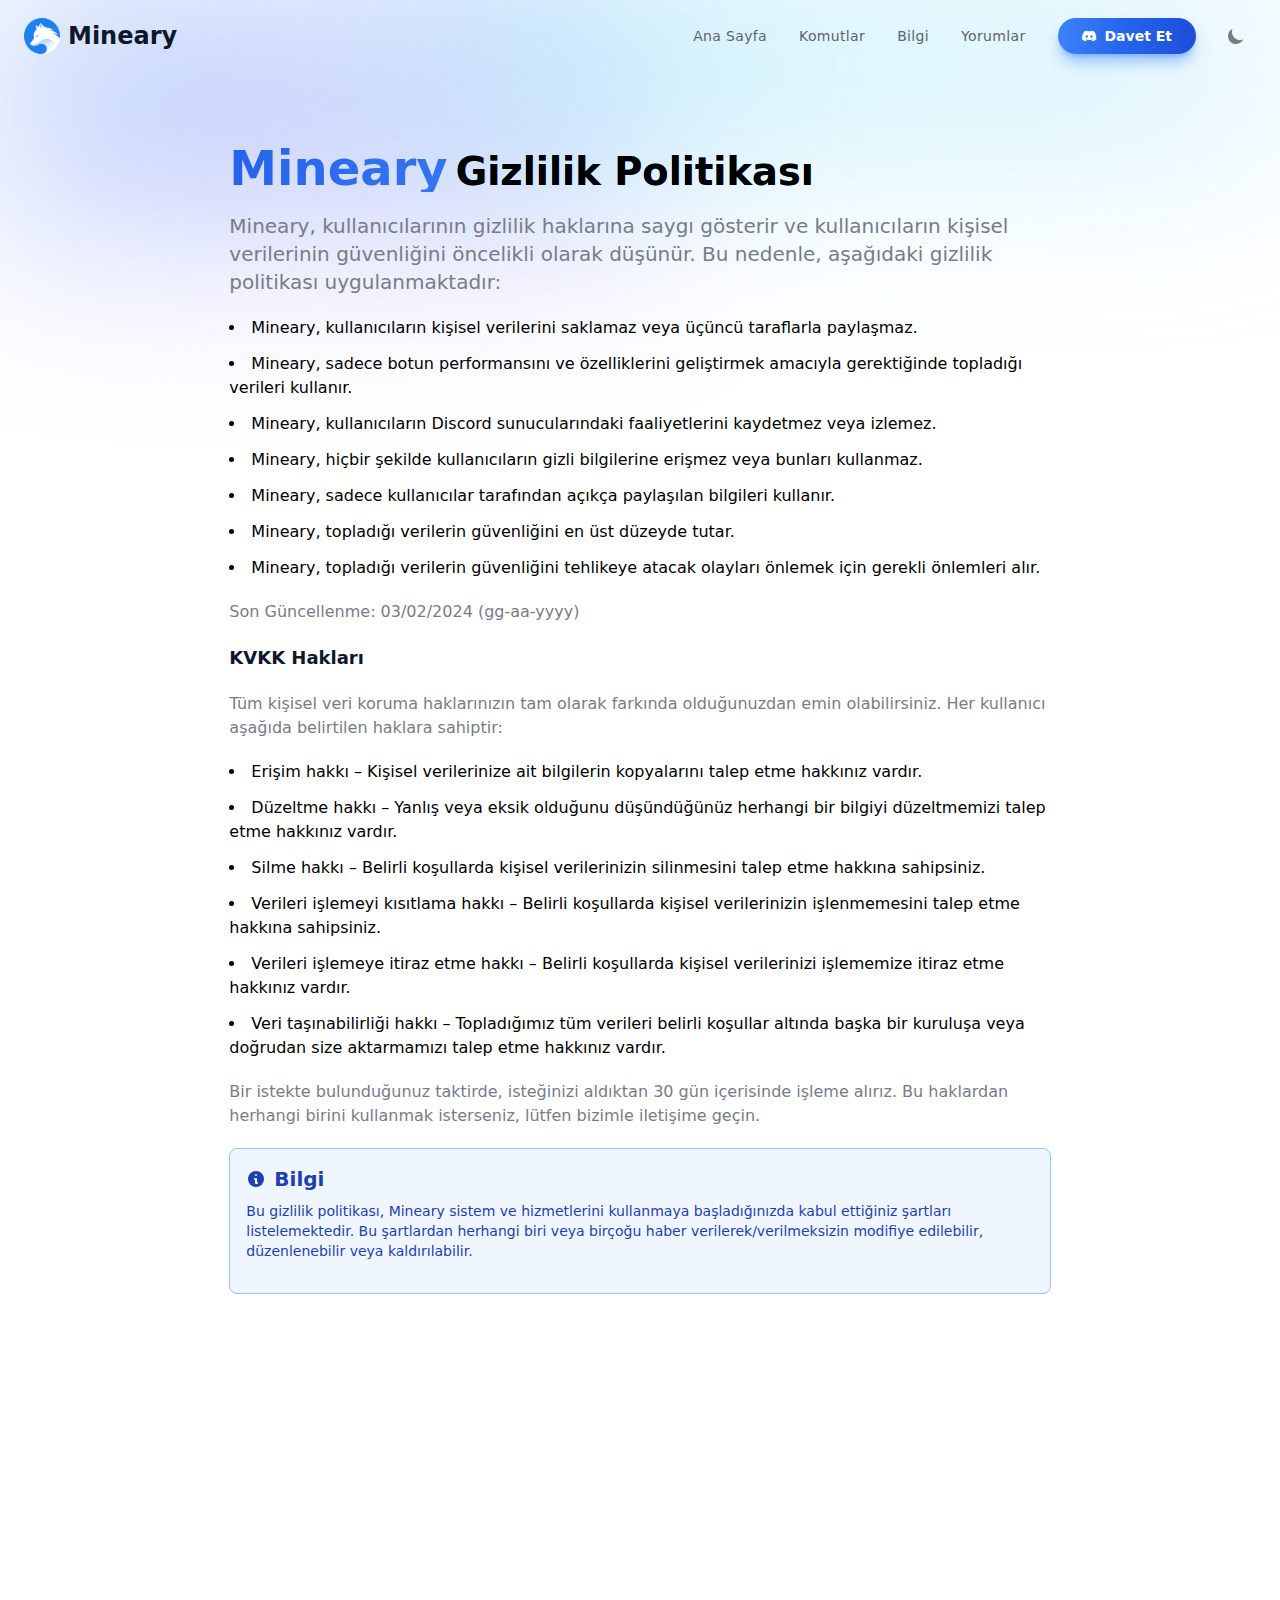
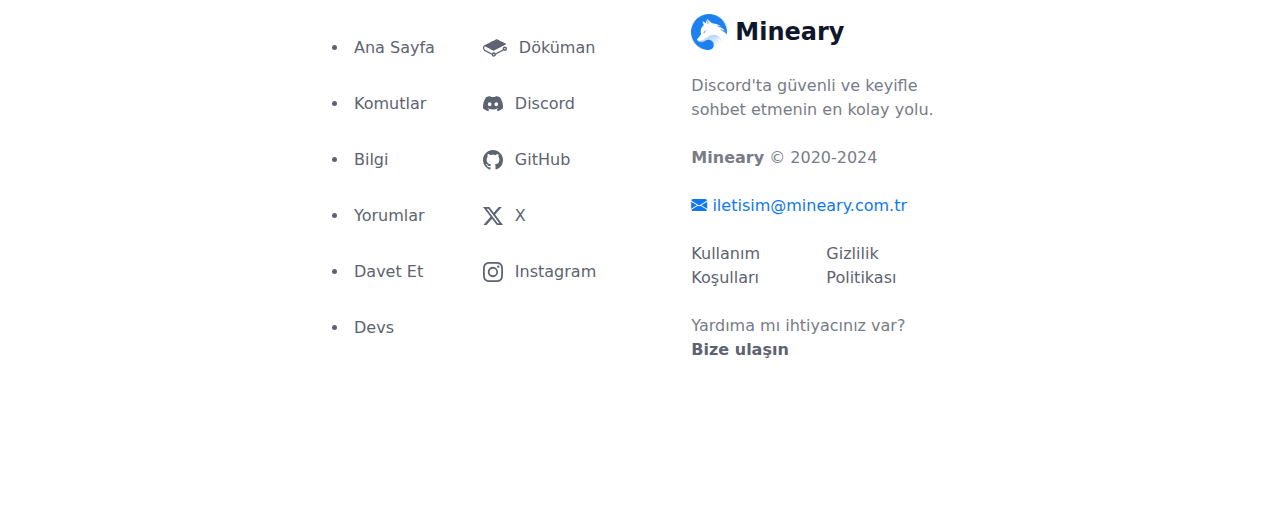
<file: privacy.html>
﻿<!doctype html> <html lang="tr"> <head> <meta charset="utf-8"> <meta name="keywords" content="Mineary, Mineary Bot, Mineary Discord, Mineary Protection, Mineary Koruma"> <meta property="og:title" content="Mineary"> <meta property="og:type" content="website"> <meta http-equiv="X-UA-Compatible" content="IE=edge"> <meta property="og:url" content="mineary.com.tr"> <meta property="og:image" content="https://i.imgur.com/VIwgcws.png"> <meta property="og:image:type" content="image/png"> <meta property="og:description" content="Discord sunucunuz için mükemmel bir koruma istiyorsanız, Mineary tam size göre. Üstelik, kullanması çok kolay ve tamamen ücretsiz!"> <meta name="theme-color" content="#357AF3"> <meta name="twitter:title" content="Mineary"> <meta name="twitter:description" content="Discord sunucunuz için mükemmel bir koruma istiyorsanız, Mineary tam size göre. Üstelik, kullanması çok kolay ve tamamen ücretsiz!"> <meta name="twitter:card" content="summary_large_image"> <meta name="twitter:image:src" content="https://i.imgur.com/VIwgcws.png"> <meta name="viewport" content="width=device-width,initial-scale=1"> <link rel="stylesheet" href="style.css"> <script src="flowbite%401.5.3/dist/flowbite.js"></script> <title>Mineary | Gizlilik Politikası</title> <link rel="shortcut icon" href="assets/img/favicon.png"> <link rel="stylesheet" href="npm/bootstrap-icons%401.10.3/font/bootstrap-icons.css"> <link rel="preconnect" href="https://fonts.googleapis.com"> <link rel="preconnect" href="https://fonts.gstatic.com" crossorigin=""> <link href="css2?family=Nunito+Sans:wght@400;600;800;900&display=swap" rel="stylesheet"> <script>"dark"===localStorage.getItem("color-theme")||!("color-theme"in localStorage)&&window.matchMedia("(prefers-color-scheme: dark)").matches?document.documentElement.classList.add("dark"):document.documentElement.classList.remove("dark")</script> </head> <body class="bg-white dark:bg-gray-900"> <header class="mineary-navbar"> <nav class="z-10 w-full absolute mineary-navbar"> <div class="max-w-7xl mx-auto px-6 md:px-12 xl:px-6"> <div class="flex flex-wrap items-center justify-between py-2 gap-6 md:py-4 md:gap-0 relative mineary-navbar"> <input aria-hidden="true" type="checkbox" name="toggle_nav" id="toggle_nav" class="hidden peer mineary-navbar"> <div class="relative z-20 w-full flex justify-between lg:w-max md:px-0 mineary-navbar"> <a href="index.htm" aria-label="logo" class="flex space-x-2 items-center mineary-navbar"> <div aria-hidden="true" class="flex space-x-1 mineary-navbar"> <img src="assets/img/favicon.png" draggable="false" class="h-9"> </div> <span class="text-2xl font-bold text-gray-900 dark:text-white mineary-navbar">Mineary</span> </a> <div class="relative flex items-center lg:hidden max-h-10 mineary-navbar"> <label role="button" for="toggle_nav" aria-label="humburger" id="hamburger" class="relative p-6 -mr-6 mineary-navbar"> <div aria-hidden="true" id="line" class="m-auto h-0.5 w-5 rounded bg-sky-900 dark:bg-gray-300 transition duration-300 mineary-navbar"> </div> <div aria-hidden="true" id="line2" class="m-auto mt-2 h-0.5 w-5 rounded bg-sky-900 dark:bg-gray-300 transition duration-300 mineary-navbar"> </div> </label> </div> </div> <div aria-hidden="true" class="fixed z-10 inset-0 h-screen w-screen bg-white/70 backdrop-blur-2xl origin-bottom scale-y-0 transition duration-500 peer-checked:origin-top peer-checked:scale-y-100 lg:hidden dark:bg-gray-900/70"> </div> <div class="flex-col z-20 flex-wrap gap-6 p-8 rounded-3xl border border-gray-100 shadow-2xl shadow-gray-600/10 justify-end w-full invisible opacity-0 translate-y-1 bg-transparent absolute top-full left-0 transition-all duration-300 scale-95 origin-top lg:relative lg:scale-100 lg:peer-checked:translate-y-0 lg:translate-y-0 lg:flex lg:flex-row lg:items-center lg:gap-0 lg:p-0 lg:bg-transparent lg:w-7/12 lg:visible lg:opacity-100 lg:border-none peer-checked:scale-100 peer-checked:opacity-100 peer-checked:visible lg:shadow-none dark:shadow-none dark:border-gray-700"> <div class="text-gray-600 dark:text-gray-300 lg:pr-4 lg:w-auto w-full lg:pt-0"> <ul class="tracking-wide font-medium lg:text-sm flex-col flex lg:flex-row gap-6 lg:gap-0"> <li> <a href="index.htm" class="block md:px-4 transition hover:text-primary"> <span>Ana Sayfa</span> </a> </li> <li> <a href="komutlar.html" class="block md:px-4 transition hover:text-primary"> <span>Komutlar</span> </a> </li> <li> <a href="index.htm#info" class="block md:px-4 transition hover:text-primary"> <span>Bilgi</span> </a> </li> <li> <a href="index.htm#comments" class="block md:px-4 transition hover:text-primary"> <span>Yorumlar</span> </a> </li> </ul> </div> <div class="mt-8 lg:mt-0"> <a href="index.htm#invite" class="relative flex h-9 w-full items-center justify-center px-6 before:absolute before:inset-0 rounded-full bg-gradient-to-r from-blue-500 via-blue-600 to-blue-700 focus:ring-4 dark:focus:ring-blue-800 shadow-lg shadow-blue-500/50 dark:shadow-lg dark:shadow-blue-800/80 before:transition before:duration-300 hover:before:scale-105 active:duration-75 active:before:scale-95 sm:w-max"> <span class="relative text-sm font-bold text-white"><i class="bi bi-discord mr-1"></i> Davet Et</span> </a> </div> <button id="theme-toggle" type="button" class="mt-8 ml-0 lg:mt-0 lg:ml-5 text-gray-500 dark:text-gray-400 hover:bg-gray-100 dark:hover:bg-gray-700 focus:outline-none focus:ring-4 focus:ring-gray-200 dark:focus:ring-gray-700 rounded-lg text-sm p-2.5"> <svg id="theme-toggle-dark-icon" class="hidden w-5 h-5" fill="currentColor" viewbox="0 0 20 20" xmlns="http://www.w3.org/2000/svg"> <path d="M17.293 13.293A8 8 0 016.707 2.707a8.001 8.001 0 1010.586 10.586z"></path> </svg> <svg id="theme-toggle-light-icon" class="hidden w-5 h-5" fill="currentColor" viewbox="0 0 20 20" xmlns="http://www.w3.org/2000/svg"> <path d="M10 2a1 1 0 011 1v1a1 1 0 11-2 0V3a1 1 0 011-1zm4 8a4 4 0 11-8 0 4 4 0 018 0zm-.464 4.95l.707.707a1 1 0 001.414-1.414l-.707-.707a1 1 0 00-1.414 1.414zm2.12-10.607a1 1 0 010 1.414l-.706.707a1 1 0 11-1.414-1.414l.707-.707a1 1 0 011.414 0zM17 11a1 1 0 100-2h-1a1 1 0 100 2h1zm-7 4a1 1 0 011 1v1a1 1 0 11-2 0v-1a1 1 0 011-1zM5.05 6.464A1 1 0 106.465 5.05l-.708-.707a1 1 0 00-1.414 1.414l.707.707zm1.414 8.486l-.707.707a1 1 0 01-1.414-1.414l.707-.707a1 1 0 011.414 1.414zM4 11a1 1 0 100-2H3a1 1 0 000 2h1z" fill-rule="evenodd" clip-rule="evenodd"></path> </svg> </button> </div> </div> </div> </nav> </header> <main class="space-y-40 mb-40"> <div class="relative"> <div aria-hidden="true" class="absolute inset-0 grid grid-cols-2 -space-x-52 opacity-40 dark:opacity-20"> <div class="blur-[106px] h-56 bg-gradient-to-br from-primary to-purple-400 dark:from-blue-700"></div> <div class="blur-[106px] h-32 bg-gradient-to-r from-cyan-400 to-sky-300 dark:to-indigo-600"></div> </div> <div class="max-w-8xl mx-auto px-6 md:px-12 xl:px-6"> <div class="relative pt-36 ml-auto"> <div class="lg:w-2/3 text-left mx-auto"> <h1 class="text-3xl lg:text-5xl font-extrabold text-transparent bg-clip-text bg-gradient-to-r to-blue-400 from-blue-600"> Mineary<small class="ml-2 font-semibold text-black dark:text-white">Gizlilik Politikası</small></h1> <p class="font-medium mt-5 text-xl text-gray-500 dark:text-gray-400">Mineary, kullanıcılarının gizlilik haklarına saygı gösterir ve kullanıcıların kişisel verilerinin güvenliğini öncelikli olarak düşünür. Bu nedenle, aşağıdaki gizlilik politikası uygulanmaktadır:</p> <ul class="font-normal space-y-3 my-5 text-black list-disc list-inside dark:text-white"> <li> Mineary, kullanıcıların kişisel verilerini saklamaz veya üçüncü taraflarla paylaşmaz. </li> <li> Mineary, sadece botun performansını ve özelliklerini geliştirmek amacıyla gerektiğinde topladığı verileri kullanır. </li> <li> Mineary, kullanıcıların Discord sunucularındaki faaliyetlerini kaydetmez veya izlemez. </li> <li> Mineary, hiçbir şekilde kullanıcıların gizli bilgilerine erişmez veya bunları kullanmaz. </li> <li> Mineary, sadece kullanıcılar tarafından açıkça paylaşılan bilgileri kullanır. </li> <li> Mineary, topladığı verilerin güvenliğini en üst düzeyde tutar. </li> <li> Mineary, topladığı verilerin güvenliğini tehlikeye atacak olayları önlemek için gerekli önlemleri alır. </li> </ul> <p class="font-normal mt-5 text-gray-500 dark:text-gray-400">Son Güncellenme: 03/02/2024 (gg-aa-yyyy)</p> <h2 class="mb-2 my-5 text-lg font-bold text-gray-900 dark:text-white">KVKK Hakları</h2> <p class="font-normal mt-5 text-gray-500 dark:text-gray-400">Tüm kişisel veri koruma haklarınızın tam olarak farkında olduğunuzdan emin olabilirsiniz. Her kullanıcı aşağıda belirtilen haklara sahiptir:</p> <ul class="font-normal space-y-3 my-5 text-black list-disc list-inside dark:text-white"> <li> Erişim hakkı – Kişisel verilerinize ait bilgilerin kopyalarını talep etme hakkınız vardır. </li> <li> Düzeltme hakkı – Yanlış veya eksik olduğunu düşündüğünüz herhangi bir bilgiyi düzeltmemizi talep etme hakkınız vardır. </li> <li> Silme hakkı – Belirli koşullarda kişisel verilerinizin silinmesini talep etme hakkına sahipsiniz. </li> <li> Verileri işlemeyi kısıtlama hakkı – Belirli koşullarda kişisel verilerinizin işlenmemesini talep etme hakkına sahipsiniz. </li> <li> Verileri işlemeye itiraz etme hakkı – Belirli koşullarda kişisel verilerinizi işlememize itiraz etme hakkınız vardır. </li> <li> Veri taşınabilirliği hakkı – Topladığımız tüm verileri belirli koşullar altında başka bir kuruluşa veya doğrudan size aktarmamızı talep etme hakkınız vardır. </li> </ul> <p class="font-normal mt-5 text-gray-500 dark:text-gray-400">Bir istekte bulunduğunuz taktirde, isteğinizi aldıktan 30 gün içerisinde işleme alırız. Bu haklardan herhangi birini kullanmak isterseniz, lütfen bizimle iletişime geçin.  </p> <div id="alert-additional-content-1" class="p-4 mb-4 my-5 text-blue-800 border border-blue-300 rounded-lg bg-blue-50 dark:bg-gray-800 dark:text-blue-400 dark:border-blue-800" role="alert"> <div class="flex items-center"> <svg aria-hidden="true" class="w-5 h-5 mr-2" fill="currentColor" viewbox="0 0 20 20" xmlns="http://www.w3.org/2000/svg"> <path fill-rule="evenodd" d="M18 10a8 8 0 11-16 0 8 8 0 0116 0zm-7-4a1 1 0 11-2 0 1 1 0 012 0zM9 9a1 1 0 000 2v3a1 1 0 001 1h1a1 1 0 100-2v-3a1 1 0 00-1-1H9z" clip-rule="evenodd"></path> </svg> <span class="sr-only">Bilgi</span> <h3 class="text-xl font-bold">Bilgi</h3> </div> <div class="mt-2 mb-4 text-sm"> Bu gizlilik politikası, Mineary sistem ve hizmetlerini kullanmaya başladığınızda kabul ettiğiniz şartları listelemektedir. Bu şartlardan herhangi biri veya birçoğu haber verilerek/verilmeksizin modifiye edilebilir, düzenlenebilir veya kaldırılabilir. </div> </div> </div> </div> </div> </div> </main> <footer class="py-20 md:py-40"> <div class="max-w-7xl mx-auto px-6 md:px-12 xl:px-6"> <div class="m-auto md:w-10/12 lg:w-8/12 xl:w-6/12"> <div class="flex flex-wrap items-center justify-between md:flex-nowrap"> <div class="flex w-full justify-center space-x-12 text-gray-600 dark:text-gray-300 sm:w-7/12 md:justify-start"> <ul class="list-inside list-disc space-y-8"> <li><a href="index.htm" class="transition hover:text-primary">Ana Sayfa</a></li> <li><a href="komutlar.html" class="transition hover:text-primary">Komutlar</a></li> <li><a href="index.htm#info" class="transition hover:text-primary">Bilgi</a></li> <li><a href="index.htm#comments" class="transition hover:text-primary">Yorumlar</a></li> <li><a href="index.htm#invite" class="transition hover:text-primary">Davet Et</a></li> <li><a href="https://devsoftware.org" class="transition hover:text-primary">Devs</a></li> </ul> <ul role="list" class="space-y-8"> <li> <a href="https://docs.mineary.com.tr" class="flex items-center space-x-3 transition hover:text-primary"> <svg xmlns="http://www.w3.org/2000/svg" fill="currentColor" class="w-6" viewbox="0 0 24 24" role="img"> <path d="M10.802 17.77a.703.703 0 1 1-.002 1.406.703.703 0 0 1 .002-1.406m11.024-4.347a.703.703 0 1 1 .001-1.406.703.703 0 0 1-.001 1.406m0-2.876a2.176 2.176 0 0 0-2.174 2.174c0 .233.039.465.115.691l-7.181 3.823a2.165 2.165 0 0 0-1.784-.937c-.829 0-1.584.475-1.95 1.216l-6.451-3.402c-.682-.358-1.192-1.48-1.138-2.502.028-.533.212-.947.493-1.107.178-.1.392-.092.62.027l.042.023c1.71.9 7.304 3.847 7.54 3.956.363.169.565.237 1.185-.057l11.564-6.014c.17-.064.368-.227.368-.474 0-.342-.354-.477-.355-.477-.658-.315-1.669-.788-2.655-1.25-2.108-.987-4.497-2.105-5.546-2.655-.906-.474-1.635-.074-1.765.006l-.252.125C7.78 6.048 1.46 9.178 1.1 9.397.457 9.789.058 10.57.006 11.539c-.08 1.537.703 3.14 1.824 3.727l6.822 3.518a2.175 2.175 0 0 0 2.15 1.862 2.177 2.177 0 0 0 2.173-2.14l7.514-4.073c.38.298.853.461 1.337.461A2.176 2.176 0 0 0 24 12.72a2.176 2.176 0 0 0-2.174-2.174"></path> </svg> <span>Döküman</span> </a> </li> <li> <a href="https://discord.mineary.com.tr" class="flex items-center space-x-3 transition hover:text-primary"> <svg xmlns="http://www.w3.org/2000/svg" fill="currentColor" class="w-5" viewbox="0 0 127.14 96.36"> <path d="M107.7,8.07A105.15,105.15,0,0,0,81.47,0a72.06,72.06,0,0,0-3.36,6.83A97.68,97.68,0,0,0,49,6.83,72.37,72.37,0,0,0,45.64,0,105.89,105.89,0,0,0,19.39,8.09C2.79,32.65-1.71,56.6.54,80.21h0A105.73,105.73,0,0,0,32.71,96.36,77.7,77.7,0,0,0,39.6,85.25a68.42,68.42,0,0,1-10.85-5.18c.91-.66,1.8-1.34,2.66-2a75.57,75.57,0,0,0,64.32,0c.87.71,1.76,1.39,2.66,2a68.68,68.68,0,0,1-10.87,5.19,77,77,0,0,0,6.89,11.1A105.25,105.25,0,0,0,126.6,80.22h0C129.24,52.84,122.09,29.11,107.7,8.07ZM42.45,65.69C36.18,65.69,31,60,31,53s5-12.74,11.43-12.74S54,46,53.89,53,48.84,65.69,42.45,65.69Zm42.24,0C78.41,65.69,73.25,60,73.25,53s5-12.74,11.44-12.74S96.23,46,96.12,53,91.08,65.69,84.69,65.69Z"></path> </svg> <span>Discord</span> </a> </li> <li> <a href="https://github.devsoftware.org" class="flex items-center space-x-3 transition hover:text-primary"> <svg xmlns="http://www.w3.org/2000/svg" fill="currentColor" class="w-5" viewbox="0 0 16 16"> <path d="M8 0C3.58 0 0 3.58 0 8c0 3.54 2.29 6.53 5.47 7.59.4.07.55-.17.55-.38 0-.19-.01-.82-.01-1.49-2.01.37-2.53-.49-2.69-.94-.09-.23-.48-.94-.82-1.13-.28-.15-.68-.52-.01-.53.63-.01 1.08.58 1.23.82.72 1.21 1.87.87 2.33.66.07-.52.28-.87.51-1.07-1.78-.2-3.64-.89-3.64-3.95 0-.87.31-1.59.82-2.15-.08-.2-.36-1.02.08-2.12 0 0 .67-.21 2.2.82.64-.18 1.32-.27 2-.27.68 0 1.36.09 2 .27 1.53-1.04 2.2-.82 2.2-.82.44 1.1.16 1.92.08 2.12.51.56.82 1.27.82 2.15 0 3.07-1.87 3.75-3.65 3.95.29.25.54.73.54 1.48 0 1.07-.01 1.93-.01 2.2 0 .21.15.46.55.38A8.012 8.012 0 0 0 16 8c0-4.42-3.58-8-8-8z"> </path> </svg> <span>GitHub</span> </a> </li> <li> <a href="https://x.devsoftware.org" class="flex items-center space-x-3 transition hover:text-primary"> <svg xmlns="http://www.w3.org/2000/svg" fill="currentColor" class="w-5" viewbox="0 0 16 16"> <path d="M12.6.75h2.454l-5.36 6.142L16 15.25h-4.937l-3.867-5.07-4.425 5.07H.316l5.733-6.57L0 .75h5.063l3.495 4.633L12.601.75Zm-.86 13.028h1.36L4.323 2.145H2.865l8.875 11.633Z"> </path> </svg> <span>X</span> </a> </li> <li> <a href="https://instagram.devsoftware.org" class="flex items-center space-x-3 transition hover:text-primary"> <svg xmlns="http://www.w3.org/2000/svg" fill="currentColor" class="w-5" viewbox="0 0 16 16"> <path d="M8 0C5.829 0 5.556.01 4.703.048 3.85.088 3.269.222 2.76.42a3.917 3.917 0 0 0-1.417.923A3.927 3.927 0 0 0 .42 2.76C.222 3.268.087 3.85.048 4.7.01 5.555 0 5.827 0 8.001c0 2.172.01 2.444.048 3.297.04.852.174 1.433.372 1.942.205.526.478.972.923 1.417.444.445.89.719 1.416.923.51.198 1.09.333 1.942.372C5.555 15.99 5.827 16 8 16s2.444-.01 3.298-.048c.851-.04 1.434-.174 1.943-.372a3.916 3.916 0 0 0 1.416-.923c.445-.445.718-.891.923-1.417.197-.509.332-1.09.372-1.942C15.99 10.445 16 10.173 16 8s-.01-2.445-.048-3.299c-.04-.851-.175-1.433-.372-1.941a3.926 3.926 0 0 0-.923-1.417A3.911 3.911 0 0 0 13.24.42c-.51-.198-1.092-.333-1.943-.372C10.443.01 10.172 0 7.998 0h.003zm-.717 1.442h.718c2.136 0 2.389.007 3.232.046.78.035 1.204.166 1.486.275.373.145.64.319.92.599.28.28.453.546.598.92.11.281.24.705.275 1.485.039.843.047 1.096.047 3.231s-.008 2.389-.047 3.232c-.035.78-.166 1.203-.275 1.485a2.47 2.47 0 0 1-.599.919c-.28.28-.546.453-.92.598-.28.11-.704.24-1.485.276-.843.038-1.096.047-3.232.047s-2.39-.009-3.233-.047c-.78-.036-1.203-.166-1.485-.276a2.478 2.478 0 0 1-.92-.598 2.48 2.48 0 0 1-.6-.92c-.109-.281-.24-.705-.275-1.485-.038-.843-.046-1.096-.046-3.233 0-2.136.008-2.388.046-3.231.036-.78.166-1.204.276-1.486.145-.373.319-.64.599-.92.28-.28.546-.453.92-.598.282-.11.705-.24 1.485-.276.738-.034 1.024-.044 2.515-.045v.002zm4.988 1.328a.96.96 0 1 0 0 1.92.96.96 0 0 0 0-1.92zm-4.27 1.122a4.109 4.109 0 1 0 0 8.217 4.109 4.109 0 0 0 0-8.217zm0 1.441a2.667 2.667 0 1 1 0 5.334 2.667 2.667 0 0 1 0-5.334z"> </path> </svg> <span>Instagram</span> </a> </li> </ul> </div> <div class="m-auto mt-16 w-10/12 space-y-6 text-center sm:mt-auto sm:w-5/12 sm:text-left"> <a href="#" aria-label="logo" class="flex space-x-2 items-center justify-center lg:justify-start md:justify-start"> <div aria-hidden="true" class="flex space-x-1"> <img draggable="false" src="assets/img/favicon.png" class="h-9"> </div> <span class="text-2xl font-black text-gray-900 dark:text-white">Mineary</span> </a> <span class="block text-gray-500 dark:text-gray-400">Discord'ta güvenli ve keyifle sohbet etmenin en kolay yolu.</span> <span class="block text-gray-500 dark:text-gray-400"> <span class="font-bold">Mineary</span> © 2020-2024<span id="year"></span></span> <span class="block text-primary hover:text-blue-400"><a href="cdn-cgi/l/email-protection.html#2f46434a5b465c46426f4246414a4e5d56014c4042015b5d"><i class="bi bi-envelope-fill"></i> <span class="__cf_email__" data-cfemail="afc6c3cadbc6dcc6c2efc2c6c1caceddd681ccc0c281dbdd">[email&#160;protected]</span></a></span> <span class="flex justify-between text-gray-600 dark:text-white"> <a href="terms.html" class="font-medium hover:text-primary hover:dark:text-primary"> Kullanım Koşulları </a> <a href="#" class="font-medium hover:text-primary hover:dark:text-primary"> Gizlilik Politikası </a> </span> <span class="block text-gray-500 dark:text-gray-400">Yardıma mı ihtiyacınız var?<br> <a href="https://devsoftware.org/" class="font-semibold text-gray-600 dark:text-white hover:text-primary hover:dark:text-primary">Bize ulaşın</a></span> </div> </div> </div> </div> </footer> <script data-cfasync="false" src="cdn-cgi/scripts/5c5dd728/cloudflare-static/email-decode.min.js"></script><script>var themeToggleDarkIcon=document.getElementById("theme-toggle-dark-icon"),themeToggleLightIcon=document.getElementById("theme-toggle-light-icon");"dark"===localStorage.getItem("color-theme")||!("color-theme"in localStorage)&&window.matchMedia("(prefers-color-scheme: dark)").matches?themeToggleLightIcon.classList.remove("hidden"):themeToggleDarkIcon.classList.remove("hidden");var themeToggleBtn=document.getElementById("theme-toggle");themeToggleBtn.addEventListener("click",function(){themeToggleDarkIcon.classList.toggle("hidden"),themeToggleLightIcon.classList.toggle("hidden"),localStorage.getItem("color-theme")?"light"===localStorage.getItem("color-theme")?(document.documentElement.classList.add("dark"),localStorage.setItem("color-theme","dark")):(document.documentElement.classList.remove("dark"),localStorage.setItem("color-theme","light")):document.documentElement.classList.contains("dark")?(document.documentElement.classList.remove("dark"),localStorage.setItem("color-theme","light")):(document.documentElement.classList.add("dark"),localStorage.setItem("color-theme","dark"))})</script> </body></html>
</file>
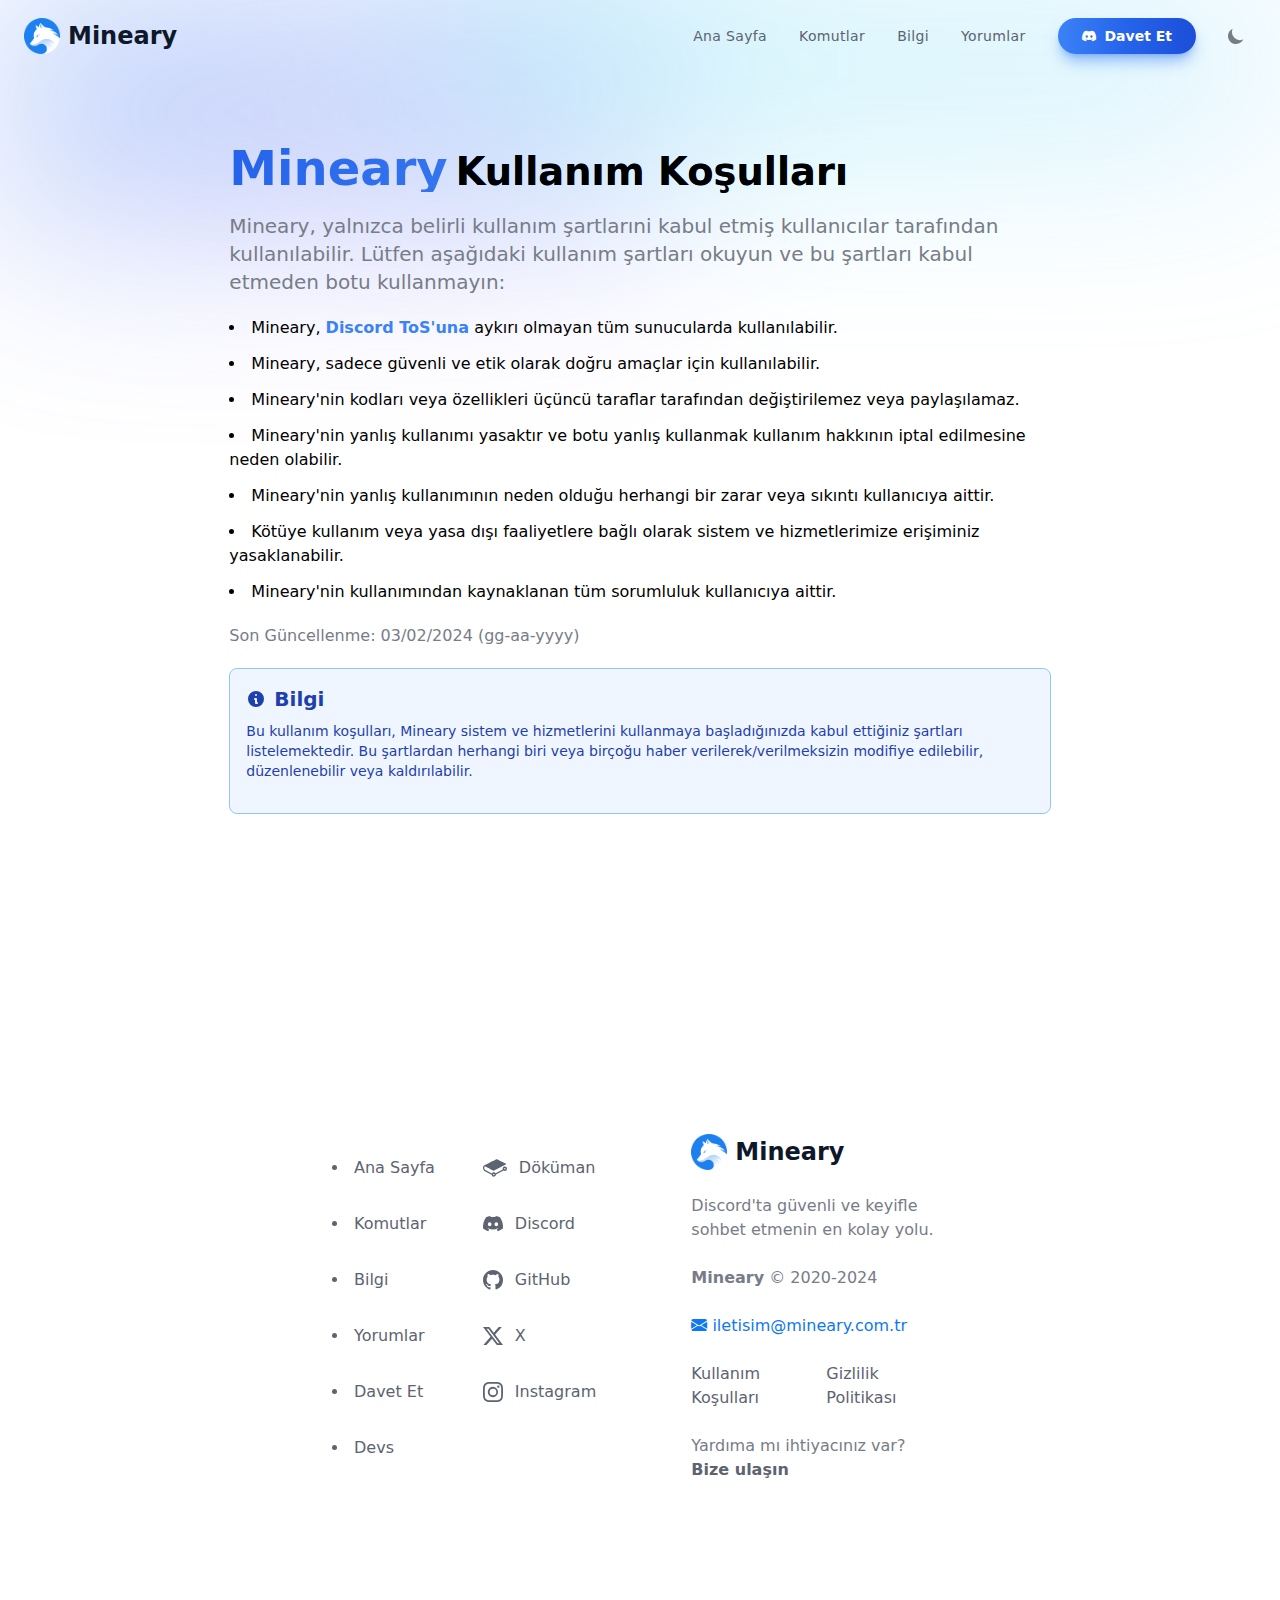
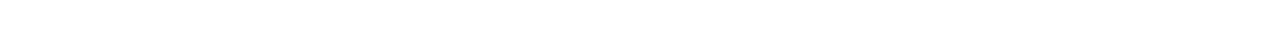
<file: terms.html>
﻿<!doctype html> <html lang="tr"> <head> <meta charset="utf-8"> <meta name="keywords" content="Mineary, Mineary Bot, Mineary Discord, Mineary Protection, Mineary Koruma"> <meta property="og:title" content="Mineary"> <meta property="og:type" content="website"> <meta http-equiv="X-UA-Compatible" content="IE=edge"> <meta property="og:url" content="mineary.com.tr"> <meta property="og:image" content="https://i.imgur.com/VIwgcws.png"> <meta property="og:image:type" content="image/png"> <meta property="og:description" content="Discord sunucunuz için mükemmel bir koruma istiyorsanız, Mineary tam size göre. Üstelik, kullanması çok kolay ve tamamen ücretsiz!"> <meta name="theme-color" content="#357AF3"> <meta name="twitter:title" content="Mineary"> <meta name="twitter:description" content="Discord sunucunuz için mükemmel bir koruma istiyorsanız, Mineary tam size göre. Üstelik, kullanması çok kolay ve tamamen ücretsiz!"> <meta name="twitter:card" content="summary_large_image"> <meta name="twitter:image:src" content="https://i.imgur.com/VIwgcws.png"> <meta name="viewport" content="width=device-width,initial-scale=1"> <link rel="stylesheet" href="style.css"> <script src="flowbite%401.5.3/dist/flowbite.js"></script> <title>Mineary | Kullanım Koşulları</title> <link rel="shortcut icon" href="assets/img/favicon.png"> <link rel="stylesheet" href="npm/bootstrap-icons%401.10.3/font/bootstrap-icons.css"> <link rel="preconnect" href="https://fonts.googleapis.com"> <link rel="preconnect" href="https://fonts.gstatic.com" crossorigin=""> <link href="css2?family=Nunito+Sans:wght@400;600;800;900&display=swap" rel="stylesheet"> <script>"dark"===localStorage.getItem("color-theme")||!("color-theme"in localStorage)&&window.matchMedia("(prefers-color-scheme: dark)").matches?document.documentElement.classList.add("dark"):document.documentElement.classList.remove("dark")</script> </head> <body class="bg-white dark:bg-gray-900"> <header class="mineary-navbar"> <nav class="z-10 w-full absolute mineary-navbar"> <div class="max-w-7xl mx-auto px-6 md:px-12 xl:px-6"> <div class="flex flex-wrap items-center justify-between py-2 gap-6 md:py-4 md:gap-0 relative mineary-navbar"> <input aria-hidden="true" type="checkbox" name="toggle_nav" id="toggle_nav" class="hidden peer mineary-navbar"> <div class="relative z-20 w-full flex justify-between lg:w-max md:px-0 mineary-navbar"> <a href="index.htm" aria-label="logo" class="flex space-x-2 items-center mineary-navbar"> <div aria-hidden="true" class="flex space-x-1 mineary-navbar"> <img src="assets/img/favicon.png" draggable="false" class="h-9"> </div> <span class="text-2xl font-bold text-gray-900 dark:text-white mineary-navbar">Mineary</span> </a> <div class="relative flex items-center lg:hidden max-h-10 mineary-navbar"> <label role="button" for="toggle_nav" aria-label="humburger" id="hamburger" class="relative p-6 -mr-6 mineary-navbar"> <div aria-hidden="true" id="line" class="m-auto h-0.5 w-5 rounded bg-sky-900 dark:bg-gray-300 transition duration-300 mineary-navbar"> </div> <div aria-hidden="true" id="line2" class="m-auto mt-2 h-0.5 w-5 rounded bg-sky-900 dark:bg-gray-300 transition duration-300 mineary-navbar"> </div> </label> </div> </div> <div aria-hidden="true" class="fixed z-10 inset-0 h-screen w-screen bg-white/70 backdrop-blur-2xl origin-bottom scale-y-0 transition duration-500 peer-checked:origin-top peer-checked:scale-y-100 lg:hidden dark:bg-gray-900/70"> </div> <div class="flex-col z-20 flex-wrap gap-6 p-8 rounded-3xl border border-gray-100 shadow-2xl shadow-gray-600/10 justify-end w-full invisible opacity-0 translate-y-1 bg-transparent absolute top-full left-0 transition-all duration-300 scale-95 origin-top lg:relative lg:scale-100 lg:peer-checked:translate-y-0 lg:translate-y-0 lg:flex lg:flex-row lg:items-center lg:gap-0 lg:p-0 lg:bg-transparent lg:w-7/12 lg:visible lg:opacity-100 lg:border-none peer-checked:scale-100 peer-checked:opacity-100 peer-checked:visible lg:shadow-none dark:shadow-none dark:border-gray-700"> <div class="text-gray-600 dark:text-gray-300 lg:pr-4 lg:w-auto w-full lg:pt-0"> <ul class="tracking-wide font-medium lg:text-sm flex-col flex lg:flex-row gap-6 lg:gap-0"> <li> <a href="index.htm" class="block md:px-4 transition hover:text-primary"> <span>Ana Sayfa</span> </a> </li> <li> <a href="komutlar.html" class="block md:px-4 transition hover:text-primary"> <span>Komutlar</span> </a> </li> <li> <a href="index.htm#info" class="block md:px-4 transition hover:text-primary"> <span>Bilgi</span> </a> </li> <li> <a href="index.htm#comments" class="block md:px-4 transition hover:text-primary"> <span>Yorumlar</span> </a> </li> </ul> </div> <div class="mt-8 lg:mt-0"> <a href="index.htm#invite" class="relative flex h-9 w-full items-center justify-center px-6 before:absolute before:inset-0 rounded-full bg-gradient-to-r from-blue-500 via-blue-600 to-blue-700 focus:ring-4 dark:focus:ring-blue-800 shadow-lg shadow-blue-500/50 dark:shadow-lg dark:shadow-blue-800/80 before:transition before:duration-300 hover:before:scale-105 active:duration-75 active:before:scale-95 sm:w-max"> <span class="relative text-sm font-bold text-white"><i class="bi bi-discord mr-1"></i> Davet Et</span> </a> </div> <button id="theme-toggle" type="button" class="mt-8 ml-0 lg:mt-0 lg:ml-5 text-gray-500 dark:text-gray-400 hover:bg-gray-100 dark:hover:bg-gray-700 focus:outline-none focus:ring-4 focus:ring-gray-200 dark:focus:ring-gray-700 rounded-lg text-sm p-2.5"> <svg id="theme-toggle-dark-icon" class="hidden w-5 h-5" fill="currentColor" viewbox="0 0 20 20" xmlns="http://www.w3.org/2000/svg"> <path d="M17.293 13.293A8 8 0 016.707 2.707a8.001 8.001 0 1010.586 10.586z"></path> </svg> <svg id="theme-toggle-light-icon" class="hidden w-5 h-5" fill="currentColor" viewbox="0 0 20 20" xmlns="http://www.w3.org/2000/svg"> <path d="M10 2a1 1 0 011 1v1a1 1 0 11-2 0V3a1 1 0 011-1zm4 8a4 4 0 11-8 0 4 4 0 018 0zm-.464 4.95l.707.707a1 1 0 001.414-1.414l-.707-.707a1 1 0 00-1.414 1.414zm2.12-10.607a1 1 0 010 1.414l-.706.707a1 1 0 11-1.414-1.414l.707-.707a1 1 0 011.414 0zM17 11a1 1 0 100-2h-1a1 1 0 100 2h1zm-7 4a1 1 0 011 1v1a1 1 0 11-2 0v-1a1 1 0 011-1zM5.05 6.464A1 1 0 106.465 5.05l-.708-.707a1 1 0 00-1.414 1.414l.707.707zm1.414 8.486l-.707.707a1 1 0 01-1.414-1.414l.707-.707a1 1 0 011.414 1.414zM4 11a1 1 0 100-2H3a1 1 0 000 2h1z" fill-rule="evenodd" clip-rule="evenodd"></path> </svg> </button> </div> </div> </div> </nav> </header> <main class="space-y-40 mb-40"> <div class="relative"> <div aria-hidden="true" class="absolute inset-0 grid grid-cols-2 -space-x-52 opacity-40 dark:opacity-20"> <div class="blur-[106px] h-56 bg-gradient-to-br from-primary to-purple-400 dark:from-blue-700"></div> <div class="blur-[106px] h-32 bg-gradient-to-r from-cyan-400 to-sky-300 dark:to-indigo-600"></div> </div> <div class="max-w-8xl mx-auto px-6 md:px-12 xl:px-6"> <div class="relative pt-36 ml-auto"> <div class="lg:w-2/3 text-left mx-auto"> <h1 class="text-3xl lg:text-5xl font-extrabold text-transparent bg-clip-text bg-gradient-to-r to-blue-400 from-blue-600">Mineary<small class="ml-2 font-semibold text-black dark:text-white">Kullanım Koşulları</small></h1> <p class="font-medium mt-5 text-xl text-gray-500 dark:text-gray-400">Mineary, yalnızca belirli kullanım şartlarıni kabul etmiş kullanıcılar tarafından kullanılabilir. Lütfen aşağıdaki kullanım şartları okuyun ve bu şartları kabul etmeden botu kullanmayın: </p> <ul class="font-normal space-y-3 my-5 text-black list-disc list-inside dark:text-white"> <li> Mineary, <a class="font-semibold text-blue-500" href="https://discord.com/terms">Discord ToS'una</a> aykırı olmayan tüm sunucularda kullanılabilir. </li> <li> Mineary, sadece güvenli ve etik olarak doğru amaçlar için kullanılabilir. </li> <li> Mineary'nin kodları veya özellikleri üçüncü taraflar tarafından değiştirilemez veya paylaşılamaz. </li> <li> Mineary'nin yanlış kullanımı yasaktır ve botu yanlış kullanmak kullanım hakkının iptal edilmesine neden olabilir. </li> <li> Mineary'nin yanlış kullanımının neden olduğu herhangi bir zarar veya sıkıntı kullanıcıya aittir. </li> <li> Kötüye kullanım veya yasa dışı faaliyetlere bağlı olarak sistem ve hizmetlerimize erişiminiz yasaklanabilir. </li> <li> Mineary'nin kullanımından kaynaklanan tüm sorumluluk kullanıcıya aittir. </li> </ul> <p class="font-normal mt-5 text-gray-500 dark:text-gray-400">Son Güncellenme: 03/02/2024 (gg-aa-yyyy)</p> <div id="alert-additional-content-1" class="p-4 mb-4 my-5 text-blue-800 border border-blue-300 rounded-lg bg-blue-50 dark:bg-gray-800 dark:text-blue-400 dark:border-blue-800" role="alert"> <div class="flex items-center"> <svg aria-hidden="true" class="w-5 h-5 mr-2" fill="currentColor" viewbox="0 0 20 20" xmlns="http://www.w3.org/2000/svg"> <path fill-rule="evenodd" d="M18 10a8 8 0 11-16 0 8 8 0 0116 0zm-7-4a1 1 0 11-2 0 1 1 0 012 0zM9 9a1 1 0 000 2v3a1 1 0 001 1h1a1 1 0 100-2v-3a1 1 0 00-1-1H9z" clip-rule="evenodd"></path> </svg> <span class="sr-only">Bilgi</span> <h3 class="text-xl font-bold">Bilgi</h3> </div> <div class="mt-2 mb-4 text-sm"> Bu kullanım koşulları, Mineary sistem ve hizmetlerini kullanmaya başladığınızda kabul ettiğiniz şartları listelemektedir. Bu şartlardan herhangi biri veya birçoğu haber verilerek/verilmeksizin modifiye edilebilir, düzenlenebilir veya kaldırılabilir. </div> </div> </div> </div> </div> </div> </main> <footer class="py-20 md:py-40"> <div class="max-w-7xl mx-auto px-6 md:px-12 xl:px-6"> <div class="m-auto md:w-10/12 lg:w-8/12 xl:w-6/12"> <div class="flex flex-wrap items-center justify-between md:flex-nowrap"> <div class="flex w-full justify-center space-x-12 text-gray-600 dark:text-gray-300 sm:w-7/12 md:justify-start"> <ul class="list-inside list-disc space-y-8"> <li><a href="index.htm" class="transition hover:text-primary">Ana Sayfa</a></li> <li><a href="komutlar.html" class="transition hover:text-primary">Komutlar</a></li> <li><a href="index.htm#info" class="transition hover:text-primary">Bilgi</a></li> <li><a href="index.htm#comments" class="transition hover:text-primary">Yorumlar</a></li> <li><a href="index.htm#invite" class="transition hover:text-primary">Davet Et</a></li> <li><a href="https://devsoftware.org" class="transition hover:text-primary">Devs</a></li> </ul> <ul role="list" class="space-y-8"> <li> <a href="https://docs.mineary.com.tr" class="flex items-center space-x-3 transition hover:text-primary"> <svg xmlns="http://www.w3.org/2000/svg" fill="currentColor" class="w-6" viewbox="0 0 24 24" role="img"> <path d="M10.802 17.77a.703.703 0 1 1-.002 1.406.703.703 0 0 1 .002-1.406m11.024-4.347a.703.703 0 1 1 .001-1.406.703.703 0 0 1-.001 1.406m0-2.876a2.176 2.176 0 0 0-2.174 2.174c0 .233.039.465.115.691l-7.181 3.823a2.165 2.165 0 0 0-1.784-.937c-.829 0-1.584.475-1.95 1.216l-6.451-3.402c-.682-.358-1.192-1.48-1.138-2.502.028-.533.212-.947.493-1.107.178-.1.392-.092.62.027l.042.023c1.71.9 7.304 3.847 7.54 3.956.363.169.565.237 1.185-.057l11.564-6.014c.17-.064.368-.227.368-.474 0-.342-.354-.477-.355-.477-.658-.315-1.669-.788-2.655-1.25-2.108-.987-4.497-2.105-5.546-2.655-.906-.474-1.635-.074-1.765.006l-.252.125C7.78 6.048 1.46 9.178 1.1 9.397.457 9.789.058 10.57.006 11.539c-.08 1.537.703 3.14 1.824 3.727l6.822 3.518a2.175 2.175 0 0 0 2.15 1.862 2.177 2.177 0 0 0 2.173-2.14l7.514-4.073c.38.298.853.461 1.337.461A2.176 2.176 0 0 0 24 12.72a2.176 2.176 0 0 0-2.174-2.174"></path> </svg> <span>Döküman</span> </a> </li> <li> <a href="https://discord.mineary.com.tr" class="flex items-center space-x-3 transition hover:text-primary"> <svg xmlns="http://www.w3.org/2000/svg" fill="currentColor" class="w-5" viewbox="0 0 127.14 96.36"> <path d="M107.7,8.07A105.15,105.15,0,0,0,81.47,0a72.06,72.06,0,0,0-3.36,6.83A97.68,97.68,0,0,0,49,6.83,72.37,72.37,0,0,0,45.64,0,105.89,105.89,0,0,0,19.39,8.09C2.79,32.65-1.71,56.6.54,80.21h0A105.73,105.73,0,0,0,32.71,96.36,77.7,77.7,0,0,0,39.6,85.25a68.42,68.42,0,0,1-10.85-5.18c.91-.66,1.8-1.34,2.66-2a75.57,75.57,0,0,0,64.32,0c.87.71,1.76,1.39,2.66,2a68.68,68.68,0,0,1-10.87,5.19,77,77,0,0,0,6.89,11.1A105.25,105.25,0,0,0,126.6,80.22h0C129.24,52.84,122.09,29.11,107.7,8.07ZM42.45,65.69C36.18,65.69,31,60,31,53s5-12.74,11.43-12.74S54,46,53.89,53,48.84,65.69,42.45,65.69Zm42.24,0C78.41,65.69,73.25,60,73.25,53s5-12.74,11.44-12.74S96.23,46,96.12,53,91.08,65.69,84.69,65.69Z"></path> </svg> <span>Discord</span> </a> </li> <li> <a href="https://github.devsoftware.org" class="flex items-center space-x-3 transition hover:text-primary"> <svg xmlns="http://www.w3.org/2000/svg" fill="currentColor" class="w-5" viewbox="0 0 16 16"> <path d="M8 0C3.58 0 0 3.58 0 8c0 3.54 2.29 6.53 5.47 7.59.4.07.55-.17.55-.38 0-.19-.01-.82-.01-1.49-2.01.37-2.53-.49-2.69-.94-.09-.23-.48-.94-.82-1.13-.28-.15-.68-.52-.01-.53.63-.01 1.08.58 1.23.82.72 1.21 1.87.87 2.33.66.07-.52.28-.87.51-1.07-1.78-.2-3.64-.89-3.64-3.95 0-.87.31-1.59.82-2.15-.08-.2-.36-1.02.08-2.12 0 0 .67-.21 2.2.82.64-.18 1.32-.27 2-.27.68 0 1.36.09 2 .27 1.53-1.04 2.2-.82 2.2-.82.44 1.1.16 1.92.08 2.12.51.56.82 1.27.82 2.15 0 3.07-1.87 3.75-3.65 3.95.29.25.54.73.54 1.48 0 1.07-.01 1.93-.01 2.2 0 .21.15.46.55.38A8.012 8.012 0 0 0 16 8c0-4.42-3.58-8-8-8z"> </path> </svg> <span>GitHub</span> </a> </li> <li> <a href="https://x.devsoftware.org" class="flex items-center space-x-3 transition hover:text-primary"> <svg xmlns="http://www.w3.org/2000/svg" fill="currentColor" class="w-5" viewbox="0 0 16 16"> <path d="M12.6.75h2.454l-5.36 6.142L16 15.25h-4.937l-3.867-5.07-4.425 5.07H.316l5.733-6.57L0 .75h5.063l3.495 4.633L12.601.75Zm-.86 13.028h1.36L4.323 2.145H2.865l8.875 11.633Z"> </path> </svg> <span>X</span> </a> </li> <li> <a href="https://instagram.devsoftware.org" class="flex items-center space-x-3 transition hover:text-primary"> <svg xmlns="http://www.w3.org/2000/svg" fill="currentColor" class="w-5" viewbox="0 0 16 16"> <path d="M8 0C5.829 0 5.556.01 4.703.048 3.85.088 3.269.222 2.76.42a3.917 3.917 0 0 0-1.417.923A3.927 3.927 0 0 0 .42 2.76C.222 3.268.087 3.85.048 4.7.01 5.555 0 5.827 0 8.001c0 2.172.01 2.444.048 3.297.04.852.174 1.433.372 1.942.205.526.478.972.923 1.417.444.445.89.719 1.416.923.51.198 1.09.333 1.942.372C5.555 15.99 5.827 16 8 16s2.444-.01 3.298-.048c.851-.04 1.434-.174 1.943-.372a3.916 3.916 0 0 0 1.416-.923c.445-.445.718-.891.923-1.417.197-.509.332-1.09.372-1.942C15.99 10.445 16 10.173 16 8s-.01-2.445-.048-3.299c-.04-.851-.175-1.433-.372-1.941a3.926 3.926 0 0 0-.923-1.417A3.911 3.911 0 0 0 13.24.42c-.51-.198-1.092-.333-1.943-.372C10.443.01 10.172 0 7.998 0h.003zm-.717 1.442h.718c2.136 0 2.389.007 3.232.046.78.035 1.204.166 1.486.275.373.145.64.319.92.599.28.28.453.546.598.92.11.281.24.705.275 1.485.039.843.047 1.096.047 3.231s-.008 2.389-.047 3.232c-.035.78-.166 1.203-.275 1.485a2.47 2.47 0 0 1-.599.919c-.28.28-.546.453-.92.598-.28.11-.704.24-1.485.276-.843.038-1.096.047-3.232.047s-2.39-.009-3.233-.047c-.78-.036-1.203-.166-1.485-.276a2.478 2.478 0 0 1-.92-.598 2.48 2.48 0 0 1-.6-.92c-.109-.281-.24-.705-.275-1.485-.038-.843-.046-1.096-.046-3.233 0-2.136.008-2.388.046-3.231.036-.78.166-1.204.276-1.486.145-.373.319-.64.599-.92.28-.28.546-.453.92-.598.282-.11.705-.24 1.485-.276.738-.034 1.024-.044 2.515-.045v.002zm4.988 1.328a.96.96 0 1 0 0 1.92.96.96 0 0 0 0-1.92zm-4.27 1.122a4.109 4.109 0 1 0 0 8.217 4.109 4.109 0 0 0 0-8.217zm0 1.441a2.667 2.667 0 1 1 0 5.334 2.667 2.667 0 0 1 0-5.334z"> </path> </svg> <span>Instagram</span> </a> </li> </ul> </div> <div class="m-auto mt-16 w-10/12 space-y-6 text-center sm:mt-auto sm:w-5/12 sm:text-left"> <a href="#" aria-label="logo" class="flex space-x-2 items-center justify-center lg:justify-start md:justify-start"> <div aria-hidden="true" class="flex space-x-1"> <img draggable="false" src="assets/img/favicon.png" class="h-9"> </div> <span class="text-2xl font-black text-gray-900 dark:text-white">Mineary</span> </a> <span class="block text-gray-500 dark:text-gray-400">Discord'ta güvenli ve keyifle sohbet etmenin en kolay yolu.</span> <span class="block text-gray-500 dark:text-gray-400"> <span class="font-bold">Mineary</span> © 2020-2024<span id="year"></span></span> <span class="block text-primary hover:text-blue-400"><a href="cdn-cgi/l/email-protection.html#a2cbcec7d6cbd1cbcfe2cfcbccc7c3d0db8cc1cdcf8cd6d0"><i class="bi bi-envelope-fill"></i> <span class="__cf_email__" data-cfemail="01686d64756872686c416c686f646073782f626e6c2f7573">[email&#160;protected]</span></a></span> <span class="flex justify-between text-gray-600 dark:text-white"> <a href="#" class="font-medium hover:text-primary hover:dark:text-primary"> Kullanım Koşulları </a> <a href="privacy.html" class="font-medium hover:text-primary hover:dark:text-primary"> Gizlilik Politikası </a> </span> <span class="block text-gray-500 dark:text-gray-400">Yardıma mı ihtiyacınız var?<br> <a href="https://devsoftware.org/" class="font-semibold text-gray-600 dark:text-white hover:text-primary hover:dark:text-primary">Bize ulaşın</a></span> </div> </div> </div> </div> </footer> <script data-cfasync="false" src="cdn-cgi/scripts/5c5dd728/cloudflare-static/email-decode.min.js"></script><script>var themeToggleDarkIcon=document.getElementById("theme-toggle-dark-icon"),themeToggleLightIcon=document.getElementById("theme-toggle-light-icon");"dark"===localStorage.getItem("color-theme")||!("color-theme"in localStorage)&&window.matchMedia("(prefers-color-scheme: dark)").matches?themeToggleLightIcon.classList.remove("hidden"):themeToggleDarkIcon.classList.remove("hidden");var themeToggleBtn=document.getElementById("theme-toggle");themeToggleBtn.addEventListener("click",function(){themeToggleDarkIcon.classList.toggle("hidden"),themeToggleLightIcon.classList.toggle("hidden"),localStorage.getItem("color-theme")?"light"===localStorage.getItem("color-theme")?(document.documentElement.classList.add("dark"),localStorage.setItem("color-theme","dark")):(document.documentElement.classList.remove("dark"),localStorage.setItem("color-theme","light")):document.documentElement.classList.contains("dark")?(document.documentElement.classList.remove("dark"),localStorage.setItem("color-theme","light")):(document.documentElement.classList.add("dark"),localStorage.setItem("color-theme","dark"))})</script> </body></html>
</file>
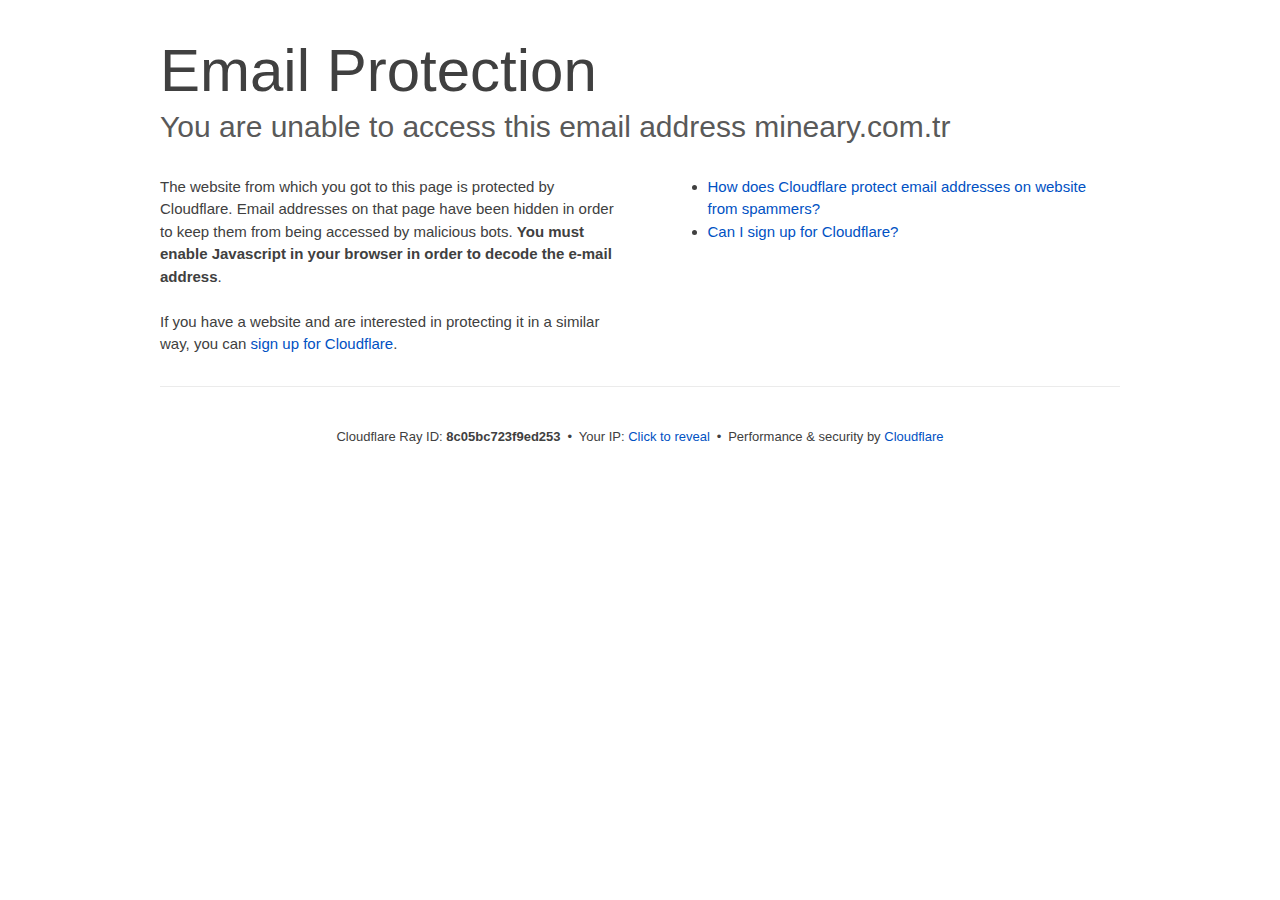
<file: cdn-cgi/l/email-protection.html>
﻿<!DOCTYPE html>
<!--[if lt IE 7]> <html class="no-js ie6 oldie" lang="en-US"> <![endif]-->
<!--[if IE 7]>    <html class="no-js ie7 oldie" lang="en-US"> <![endif]-->
<!--[if IE 8]>    <html class="no-js ie8 oldie" lang="en-US"> <![endif]-->
<!--[if gt IE 8]><!--> <html class="no-js" lang="en-US"> <!--<![endif]-->
<head>
<title>Email Protection | Cloudflare</title>
<meta charset="UTF-8">
<meta http-equiv="Content-Type" content="text/html; charset=UTF-8">
<meta http-equiv="X-UA-Compatible" content="IE=Edge">
<meta name="robots" content="noindex, nofollow">
<meta name="viewport" content="width=device-width,initial-scale=1">
<link rel="stylesheet" id="cf_styles-css" href="../styles/cf.errors.css">
<!--[if lt IE 9]><link rel="stylesheet" id='cf_styles-ie-css' href="/cdn-cgi/styles/cf.errors.ie.css" /><![endif]-->
<style>body{margin:0;padding:0}</style>


<!--[if gte IE 10]><!-->
<script>
  if (!navigator.cookieEnabled) {
    window.addEventListener('DOMContentLoaded', function () {
      var cookieEl = document.getElementById('cookie-alert');
      cookieEl.style.display = 'block';
    })
  }
</script>
<!--<![endif]-->


</head>
<body>
  <div id="cf-wrapper">
    <div class="cf-alert cf-alert-error cf-cookie-error" id="cookie-alert" data-translate="enable_cookies">Please enable cookies.</div>
    <div id="cf-error-details" class="cf-error-details-wrapper">
      <div class="cf-wrapper cf-header cf-error-overview">
        <h1 data-translate="block_headline">Email Protection</h1>
        <h2 class="cf-subheadline"><span data-translate="unable_to_access">You are unable to access this email address</span> mineary.com.tr</h2>
      </div><!-- /.header -->

      <div class="cf-section cf-wrapper">
        <div class="cf-columns two">
          <div class="cf-column">
            <p>The website from which you got to this page is protected by Cloudflare. Email addresses on that page have been hidden in order to keep them from being accessed by malicious bots. <strong>You must enable Javascript in your browser in order to decode the e-mail address</strong>.</p>
            <p>If you have a website and are interested in protecting it in a similar way, you can <a rel="noopener noreferrer" href="https://www.cloudflare.com/sign-up?utm_source=email_protection">sign up for Cloudflare</a>.</p>
          </div>

          <div class="cf-column">
            <div class="grid_4">
              <div class="rail">
                  <div class="panel">
                      <ul class="nobullets">
                        <li><a rel="noopener noreferrer" class="modal-link-faq" href="https://support.cloudflare.com/hc/en-us/articles/200170016-What-is-Email-Address-Obfuscation-">How does Cloudflare protect email addresses on website from spammers?</a></li>
                        <li><a rel="noopener noreferrer" class="modal-link-faq" href="https://support.cloudflare.com/hc/en-us/categories/200275218-Getting-Started">Can I sign up for Cloudflare?</a></li>
                    </ul>
                </div>
              </div>
            </div>
          </div>
        </div>
      </div><!-- /.section -->

      <div class="cf-error-footer cf-wrapper w-240 lg:w-full py-10 sm:py-4 sm:px-8 mx-auto text-center sm:text-left border-solid border-0 border-t border-gray-300">
  <p class="text-13">
    <span class="cf-footer-item sm:block sm:mb-1">Cloudflare Ray ID: <strong class="font-semibold">8c05bc723f9ed253</strong></span>
    <span class="cf-footer-separator sm:hidden">&bull;</span>
    <span id="cf-footer-item-ip" class="cf-footer-item hidden sm:block sm:mb-1">
      Your IP:
      <button type="button" id="cf-footer-ip-reveal" class="cf-footer-ip-reveal-btn">Click to reveal</button>
      <span class="hidden" id="cf-footer-ip">212.252.143.57</span>
      <span class="cf-footer-separator sm:hidden">&bull;</span>
    </span>
    <span class="cf-footer-item sm:block sm:mb-1"><span>Performance &amp; security by</span> <a rel="noopener noreferrer" href="https://www.cloudflare.com/5xx-error-landing" id="brand_link" target="_blank">Cloudflare</a></span>
    
  </p>
  <script>(function(){function d(){var b=a.getElementById("cf-footer-item-ip"),c=a.getElementById("cf-footer-ip-reveal");b&&"classList"in b&&(b.classList.remove("hidden"),c.addEventListener("click",function(){c.classList.add("hidden");a.getElementById("cf-footer-ip").classList.remove("hidden")}))}var a=document;document.addEventListener&&a.addEventListener("DOMContentLoaded",d)})();</script>
</div><!-- /.error-footer -->


    </div><!-- /#cf-error-details -->
  </div><!-- /#cf-wrapper -->

  <script>
  window._cf_translation = {};
  
  
</script>

</body>
</html>
</file>
<file: style.css>
*, ::before, ::after {box-sizing: border-box;border-width: 0;border-style: solid;border-color: #C6C8CD;}::before, ::after {--tw-content: '';}html {line-height: 1.5;-webkit-text-size-adjust: 100%;-moz-tab-size: 4;-o-tab-size: 4;tab-size: 4;font-family: Nunito Sans, Inter, ui-sans-serif, system-ui, -apple-system, system-ui, Segoe UI, Roboto, Helvetica Neue, Arial, Noto Sans, sans-serif, Apple Color Emoji, Segoe UI Emoji, Segoe UI Symbol, Noto Color Emoji;font-feature-settings: normal;font-variation-settings: normal;}body {margin: 0;line-height: inherit;}hr {height: 0;color: inherit;border-top-width: 1px;}abbr:where([title]) {-webkit-text-decoration: underline dotted;text-decoration: underline dotted;}h1, h2, h3, h4, h5, h6 {font-size: inherit;font-weight: inherit;}a {color: inherit;text-decoration: inherit;}b, strong {font-weight: bolder;}code, kbd, samp, pre {font-family: ui-monospace, SFMono-Regular, Menlo, Monaco, Consolas, "Liberation Mono", "Courier New", monospace;font-size: 1em;}small {font-size: 80%;}sub, sup {font-size: 75%;line-height: 0;position: relative;vertical-align: baseline;}sub {bottom: -0.25em;}sup {top: -0.5em;}table {text-indent: 0;border-color: inherit;border-collapse: collapse;}button, input, optgroup, select, textarea {font-family: inherit;font-size: 100%;font-weight: inherit;line-height: inherit;color: inherit;margin: 0;padding: 0;}button, select {text-transform: none;}button, [type='button'], [type='reset'], [type='submit'] {-webkit-appearance: button;background-color: transparent;background-image: none;}:-moz-focusring {outline: auto;}:-moz-ui-invalid {box-shadow: none;}progress {vertical-align: baseline;}::-webkit-inner-spin-button, ::-webkit-outer-spin-button {height: auto;}[type='search'] {-webkit-appearance: textfield;outline-offset: -2px;}::-webkit-search-decoration {-webkit-appearance: none;}::-webkit-file-upload-button {-webkit-appearance: button;font: inherit;}summary {display: list-item;}blockquote, dl, dd, h1, h2, h3, h4, h5, h6, hr, figure, p, pre {margin: 0;}fieldset {margin: 0;padding: 0;}legend {padding: 0;}ol, ul, menu {list-style: none;margin: 0;padding: 0;}textarea {resize: vertical;}input::-moz-placeholder, textarea::-moz-placeholder {opacity: 1;color: #92959F;}input::placeholder, textarea::placeholder {opacity: 1;color: #92959F;}button, [role="button"] {cursor: pointer;}:disabled {cursor: default;}img, svg, video, canvas, audio, iframe, embed, object {display: block;vertical-align: middle;}img, video {max-width: 100%;height: auto;}[hidden] {display: none;}*, ::before, ::after {--tw-border-spacing-x: 0;--tw-border-spacing-y: 0;--tw-translate-x: 0;--tw-translate-y: 0;--tw-rotate: 0;--tw-skew-x: 0;--tw-skew-y: 0;--tw-scale-x: 1;--tw-scale-y: 1;--tw-pan-x: ;--tw-pan-y: ;--tw-pinch-zoom: ;--tw-scroll-snap-strictness: proximity;--tw-gradient-from-position: ;--tw-gradient-via-position: ;--tw-gradient-to-position: ;--tw-ordinal: ;--tw-slashed-zero: ;--tw-numeric-figure: ;--tw-numeric-spacing: ;--tw-numeric-fraction: ;--tw-ring-inset: ;--tw-ring-offset-width: 0px;--tw-ring-offset-color: #fff;--tw-ring-color: rgb(59 130 246 / 0.5);--tw-ring-offset-shadow: 0 0 #0000;--tw-ring-shadow: 0 0 #0000;--tw-shadow: 0 0 #0000;--tw-shadow-colored: 0 0 #0000;--tw-blur: ;--tw-brightness: ;--tw-contrast: ;--tw-grayscale: ;--tw-hue-rotate: ;--tw-invert: ;--tw-saturate: ;--tw-sepia: ;--tw-drop-shadow: ;--tw-backdrop-blur: ;--tw-backdrop-brightness: ;--tw-backdrop-contrast: ;--tw-backdrop-grayscale: ;--tw-backdrop-hue-rotate: ;--tw-backdrop-invert: ;--tw-backdrop-opacity: ;--tw-backdrop-saturate: ;--tw-backdrop-sepia: ;}::backdrop {--tw-border-spacing-x: 0;--tw-border-spacing-y: 0;--tw-translate-x: 0;--tw-translate-y: 0;--tw-rotate: 0;--tw-skew-x: 0;--tw-skew-y: 0;--tw-scale-x: 1;--tw-scale-y: 1;--tw-pan-x: ;--tw-pan-y: ;--tw-pinch-zoom: ;--tw-scroll-snap-strictness: proximity;--tw-gradient-from-position: ;--tw-gradient-via-position: ;--tw-gradient-to-position: ;--tw-ordinal: ;--tw-slashed-zero: ;--tw-numeric-figure: ;--tw-numeric-spacing: ;--tw-numeric-fraction: ;--tw-ring-inset: ;--tw-ring-offset-width: 0px;--tw-ring-offset-color: #fff;--tw-ring-color: rgb(59 130 246 / 0.5);--tw-ring-offset-shadow: 0 0 #0000;--tw-ring-shadow: 0 0 #0000;--tw-shadow: 0 0 #0000;--tw-shadow-colored: 0 0 #0000;--tw-blur: ;--tw-brightness: ;--tw-contrast: ;--tw-grayscale: ;--tw-hue-rotate: ;--tw-invert: ;--tw-saturate: ;--tw-sepia: ;--tw-drop-shadow: ;--tw-backdrop-blur: ;--tw-backdrop-brightness: ;--tw-backdrop-contrast: ;--tw-backdrop-grayscale: ;--tw-backdrop-hue-rotate: ;--tw-backdrop-invert: ;--tw-backdrop-opacity: ;--tw-backdrop-saturate: ;--tw-backdrop-sepia: ;}.container {width: 100%;}@media (min-width: 640px) {.container {max-width: 640px;}}@media (min-width: 768px) {.container {max-width: 768px;}}@media (min-width: 1024px) {.container {max-width: 1024px;}}@media (min-width: 1280px) {.container {max-width: 1280px;}}@media (min-width: 1536px) {.container {max-width: 1536px;}}.sr-only {position: absolute;width: 1px;height: 1px;padding: 0;margin: -1px;overflow: hidden;clip: rect(0, 0, 0, 0);white-space: nowrap;border-width: 0;}.invisible {visibility: hidden;}.fixed {position: fixed;}.absolute {position: absolute;}.relative {position: relative;}.inset-0 {inset: 0px;}.left-0 {left: 0px;}.top-full {top: 100%;}.z-10 {z-index: 10;}.z-20 {z-index: 20;}.z-\[1\] {z-index: 1;}.m-10 {margin: 2.5rem;}.m-auto {margin: auto;}.mx-auto {margin-left: auto;margin-right: auto;}.my-10 {margin-top: 2.5rem;margin-bottom: 2.5rem;}.my-5 {margin-top: 1.25rem;margin-bottom: 1.25rem;}.my-8 {margin-top: 2rem;margin-bottom: 2rem;}.-mr-6 {margin-right: -1.5rem;}.mb-1 {margin-bottom: 0.25rem;}.mb-2 {margin-bottom: 0.5rem;}.mb-20 {margin-bottom: 5rem;}.mb-4 {margin-bottom: 1rem;}.mb-40 {margin-bottom: 10rem;}.mb-8 {margin-bottom: 2rem;}.ml-0 {margin-left: 0px;}.ml-2 {margin-left: 0.5rem;}.ml-auto {margin-left: auto;}.mr-1 {margin-right: 0.25rem;}.mr-2 {margin-right: 0.5rem;}.mr-3 {margin-right: 0.75rem;}.mt-0 {margin-top: 0px;}.mt-1 {margin-top: 0.25rem;}.mt-16 {margin-top: 4rem;}.mt-2 {margin-top: 0.5rem;}.mt-4 {margin-top: 1rem;}.mt-5 {margin-top: 1.25rem;}.mt-8 {margin-top: 2rem;}.block {display: block;}.flex {display: flex;}.inline-flex {display: inline-flex;}.table {display: table;}.grid {display: grid;}.hidden {display: none;}.aspect-auto {aspect-ratio: auto;}.h-0 {height: 0px;}.h-0\.5 {height: 0.125rem;}.h-11 {height: 2.75rem;}.h-12 {height: 3rem;}.h-16 {height: 4rem;}.h-24 {height: 6rem;}.h-32 {height: 8rem;}.h-5 {height: 1.25rem;}.h-56 {height: 14rem;}.h-6 {height: 1.5rem;}.h-8 {height: 2rem;}.h-9 {height: 2.25rem;}.h-max {height: -moz-max-content;height: max-content;}.h-screen {height: 100vh;}.max-h-10 {max-height: 2.5rem;}.w-10\/12 {width: 83.333333%;}.w-12 {width: 3rem;}.w-16 {width: 4rem;}.w-5 {width: 1.25rem;}.w-5\/6 {width: 83.333333%;}.w-6 {width: 1.5rem;}.w-8 {width: 2rem;}.w-full {width: 100%;}.w-screen {width: 100vw;}.max-w-3xl {max-width: 48rem;}.max-w-4xl {max-width: 56rem;}.max-w-7xl {max-width: 80rem;}.max-w-\[1400px\] {max-width: 1400px;}.max-w-md {max-width: 28rem;}.max-w-xl {max-width: 36rem;}.origin-bottom {transform-origin: bottom;}.origin-top {transform-origin: top;}.-translate-x-4 {--tw-translate-x: -1rem;transform: translate(var(--tw-translate-x), var(--tw-translate-y)) rotate(var(--tw-rotate)) skewX(var(--tw-skew-x)) skewY(var(--tw-skew-y)) scaleX(var(--tw-scale-x)) scaleY(var(--tw-scale-y));}.translate-y-1 {--tw-translate-y: 0.25rem;transform: translate(var(--tw-translate-x), var(--tw-translate-y)) rotate(var(--tw-rotate)) skewX(var(--tw-skew-x)) skewY(var(--tw-skew-y)) scaleX(var(--tw-scale-x)) scaleY(var(--tw-scale-y));}.scale-95 {--tw-scale-x: .95;--tw-scale-y: .95;transform: translate(var(--tw-translate-x), var(--tw-translate-y)) rotate(var(--tw-rotate)) skewX(var(--tw-skew-x)) skewY(var(--tw-skew-y)) scaleX(var(--tw-scale-x)) scaleY(var(--tw-scale-y));}.scale-y-0 {--tw-scale-y: 0;transform: translate(var(--tw-translate-x), var(--tw-translate-y)) rotate(var(--tw-rotate)) skewX(var(--tw-skew-x)) skewY(var(--tw-skew-y)) scaleX(var(--tw-scale-x)) scaleY(var(--tw-scale-y));}.transform {transform: translate(var(--tw-translate-x), var(--tw-translate-y)) rotate(var(--tw-rotate)) skewX(var(--tw-skew-x)) skewY(var(--tw-skew-y)) scaleX(var(--tw-scale-x)) scaleY(var(--tw-scale-y));}@keyframes text {0%, 100% {background-size: 200% 200%;background-position: left center;}50% {background-size: 200% 200%;background-position: right center;}}.animate-text {animation: text 5s ease infinite;}.list-inside {list-style-position: inside;}.list-disc {list-style-type: disc;}.grid-cols-1 {grid-template-columns: repeat(1, minmax(0, 1fr));}.grid-cols-2 {grid-template-columns: repeat(2, minmax(0, 1fr));}.flex-row-reverse {flex-direction: row-reverse;}.flex-col {flex-direction: column;}.flex-wrap {flex-wrap: wrap;}.items-start {align-items: flex-start;}.items-center {align-items: center;}.justify-end {justify-content: flex-end;}.justify-center {justify-content: center;}.justify-between {justify-content: space-between;}.gap-4 {gap: 1rem;}.gap-6 {gap: 1.5rem;}.gap-8 {gap: 2rem;}.gap-x-6 {-moz-column-gap: 1.5rem;column-gap: 1.5rem;}.gap-y-4 {row-gap: 1rem;}.-space-x-2 > :not([hidden]) ~ :not([hidden]) {--tw-space-x-reverse: 0;margin-right: calc(-0.5rem * var(--tw-space-x-reverse));margin-left: calc(-0.5rem * calc(1 - var(--tw-space-x-reverse)));}.-space-x-52 > :not([hidden]) ~ :not([hidden]) {--tw-space-x-reverse: 0;margin-right: calc(-13rem * var(--tw-space-x-reverse));margin-left: calc(-13rem * calc(1 - var(--tw-space-x-reverse)));}.space-x-1 > :not([hidden]) ~ :not([hidden]) {--tw-space-x-reverse: 0;margin-right: calc(0.25rem * var(--tw-space-x-reverse));margin-left: calc(0.25rem * calc(1 - var(--tw-space-x-reverse)));}.space-x-12 > :not([hidden]) ~ :not([hidden]) {--tw-space-x-reverse: 0;margin-right: calc(3rem * var(--tw-space-x-reverse));margin-left: calc(3rem * calc(1 - var(--tw-space-x-reverse)));}.space-x-2 > :not([hidden]) ~ :not([hidden]) {--tw-space-x-reverse: 0;margin-right: calc(0.5rem * var(--tw-space-x-reverse));margin-left: calc(0.5rem * calc(1 - var(--tw-space-x-reverse)));}.space-x-3 > :not([hidden]) ~ :not([hidden]) {--tw-space-x-reverse: 0;margin-right: calc(0.75rem * var(--tw-space-x-reverse));margin-left: calc(0.75rem * calc(1 - var(--tw-space-x-reverse)));}.space-x-4 > :not([hidden]) ~ :not([hidden]) {--tw-space-x-reverse: 0;margin-right: calc(1rem * var(--tw-space-x-reverse));margin-left: calc(1rem * calc(1 - var(--tw-space-x-reverse)));}.space-y-2 > :not([hidden]) ~ :not([hidden]) {--tw-space-y-reverse: 0;margin-top: calc(0.5rem * calc(1 - var(--tw-space-y-reverse)));margin-bottom: calc(0.5rem * var(--tw-space-y-reverse));}.space-y-3 > :not([hidden]) ~ :not([hidden]) {--tw-space-y-reverse: 0;margin-top: calc(0.75rem * calc(1 - var(--tw-space-y-reverse)));margin-bottom: calc(0.75rem * var(--tw-space-y-reverse));}.space-y-4 > :not([hidden]) ~ :not([hidden]) {--tw-space-y-reverse: 0;margin-top: calc(1rem * calc(1 - var(--tw-space-y-reverse)));margin-bottom: calc(1rem * var(--tw-space-y-reverse));}.space-y-40 > :not([hidden]) ~ :not([hidden]) {--tw-space-y-reverse: 0;margin-top: calc(10rem * calc(1 - var(--tw-space-y-reverse)));margin-bottom: calc(10rem * var(--tw-space-y-reverse));}.space-y-6 > :not([hidden]) ~ :not([hidden]) {--tw-space-y-reverse: 0;margin-top: calc(1.5rem * calc(1 - var(--tw-space-y-reverse)));margin-bottom: calc(1.5rem * var(--tw-space-y-reverse));}.space-y-8 > :not([hidden]) ~ :not([hidden]) {--tw-space-y-reverse: 0;margin-top: calc(2rem * calc(1 - var(--tw-space-y-reverse)));margin-bottom: calc(2rem * var(--tw-space-y-reverse));}.divide-x > :not([hidden]) ~ :not([hidden]) {--tw-divide-x-reverse: 0;border-right-width: calc(1px * var(--tw-divide-x-reverse));border-left-width: calc(1px * calc(1 - var(--tw-divide-x-reverse)));}.divide-y > :not([hidden]) ~ :not([hidden]) {--tw-divide-y-reverse: 0;border-top-width: calc(1px * calc(1 - var(--tw-divide-y-reverse)));border-bottom-width: calc(1px * var(--tw-divide-y-reverse));}.divide-gray-100 > :not([hidden]) ~ :not([hidden]) {--tw-divide-opacity: 1;border-color: rgb(233 233 236 / var(--tw-divide-opacity));}.overflow-hidden {overflow: hidden;}.overflow-x-auto {overflow-x: auto;}.whitespace-nowrap {white-space: nowrap;}.rounded {border-radius: 0.25rem;}.rounded-3xl {border-radius: 1.5rem;}.rounded-full {border-radius: 9999px;}.rounded-lg {border-radius: 0.5rem;}.rounded-md {border-radius: 0.375rem;}.border {border-width: 1px;}.border-0 {border-width: 0px;}.border-2 {border-width: 2px;}.border-y {border-top-width: 1px;border-bottom-width: 1px;}.border-b {border-bottom-width: 1px;}.border-b-2 {border-bottom-width: 2px;}.border-blue-300 {--tw-border-opacity: 1;border-color: rgb(147 197 253 / var(--tw-border-opacity));}.border-gray-100 {--tw-border-opacity: 1;border-color: rgb(233 233 236 / var(--tw-border-opacity));}.border-gray-200 {--tw-border-opacity: 1;border-color: rgb(198 200 205 / var(--tw-border-opacity));}.border-gray-300 {--tw-border-opacity: 1;border-color: rgb(172 174 182 / var(--tw-border-opacity));}.border-transparent {border-color: transparent;}.bg-blue-50 {--tw-bg-opacity: 1;background-color: rgb(239 246 255 / var(--tw-bg-opacity));}.bg-blue-800 {--tw-bg-opacity: 1;background-color: rgb(30 64 175 / var(--tw-bg-opacity));}.bg-gray-100 {--tw-bg-opacity: 1;background-color: rgb(233 233 236 / var(--tw-bg-opacity));}.bg-gray-200 {--tw-bg-opacity: 1;background-color: rgb(198 200 205 / var(--tw-bg-opacity));}.bg-gray-50 {--tw-bg-opacity: 1;background-color: rgb(250 250 252 / var(--tw-bg-opacity));}.bg-gray-800 {--tw-bg-opacity: 1;background-color: rgb(41 48 65 / var(--tw-bg-opacity));}.bg-indigo-100 {--tw-bg-opacity: 1;background-color: rgb(224 231 255 / var(--tw-bg-opacity));}.bg-orange-100 {--tw-bg-opacity: 1;background-color: rgb(255 237 213 / var(--tw-bg-opacity));}.bg-sky-900 {--tw-bg-opacity: 1;background-color: rgb(12 74 110 / var(--tw-bg-opacity));}.bg-transparent {background-color: transparent;}.bg-white {--tw-bg-opacity: 1;background-color: rgb(255 255 255 / var(--tw-bg-opacity));}.bg-white\/70 {background-color: rgb(255 255 255 / 0.7);}.bg-gradient-to-br {background-image: linear-gradient(to bottom right, var(--tw-gradient-stops));}.bg-gradient-to-r {background-image: linear-gradient(to right, var(--tw-gradient-stops));}.from-blue-400 {--tw-gradient-from: #60a5fa var(--tw-gradient-from-position);--tw-gradient-to: rgb(96 165 250 / 0) var(--tw-gradient-to-position);--tw-gradient-stops: var(--tw-gradient-from), var(--tw-gradient-to);}.from-blue-500 {--tw-gradient-from: #3b82f6 var(--tw-gradient-from-position);--tw-gradient-to: rgb(59 130 246 / 0) var(--tw-gradient-to-position);--tw-gradient-stops: var(--tw-gradient-from), var(--tw-gradient-to);}.from-blue-600 {--tw-gradient-from: #2563eb var(--tw-gradient-from-position);--tw-gradient-to: rgb(37 99 235 / 0) var(--tw-gradient-to-position);--tw-gradient-stops: var(--tw-gradient-from), var(--tw-gradient-to);}.from-cyan-400 {--tw-gradient-from: #22d3ee var(--tw-gradient-from-position);--tw-gradient-to: rgb(34 211 238 / 0) var(--tw-gradient-to-position);--tw-gradient-stops: var(--tw-gradient-from), var(--tw-gradient-to);}.from-green-400 {--tw-gradient-from: #4ade80 var(--tw-gradient-from-position);--tw-gradient-to: rgb(74 222 128 / 0) var(--tw-gradient-to-position);--tw-gradient-stops: var(--tw-gradient-from), var(--tw-gradient-to);}.from-green-600 {--tw-gradient-from: #16a34a var(--tw-gradient-from-position);--tw-gradient-to: rgb(22 163 74 / 0) var(--tw-gradient-to-position);--tw-gradient-stops: var(--tw-gradient-from), var(--tw-gradient-to);}.from-pink-400 {--tw-gradient-from: #f472b6 var(--tw-gradient-from-position);--tw-gradient-to: rgb(244 114 182 / 0) var(--tw-gradient-to-position);--tw-gradient-stops: var(--tw-gradient-from), var(--tw-gradient-to);}.from-primary {--tw-gradient-from: #0f78ee var(--tw-gradient-from-position);--tw-gradient-to: rgb(15 120 238 / 0) var(--tw-gradient-to-position);--tw-gradient-stops: var(--tw-gradient-from), var(--tw-gradient-to);}.from-red-400 {--tw-gradient-from: #f87171 var(--tw-gradient-from-position);--tw-gradient-to: rgb(248 113 113 / 0) var(--tw-gradient-to-position);--tw-gradient-stops: var(--tw-gradient-from), var(--tw-gradient-to);}.via-blue-600 {--tw-gradient-to: rgb(37 99 235 / 0) var(--tw-gradient-to-position);--tw-gradient-stops: var(--tw-gradient-from), #2563eb var(--tw-gradient-via-position), var(--tw-gradient-to);}.via-purple-500 {--tw-gradient-to: rgb(168 85 247 / 0) var(--tw-gradient-to-position);--tw-gradient-stops: var(--tw-gradient-from), #a855f7 var(--tw-gradient-via-position), var(--tw-gradient-to);}.to-blue-300 {--tw-gradient-to: #93c5fd var(--tw-gradient-to-position);}.to-blue-400 {--tw-gradient-to: #60a5fa var(--tw-gradient-to-position);}.to-blue-600 {--tw-gradient-to: #2563eb var(--tw-gradient-to-position);}.to-blue-700 {--tw-gradient-to: #1d4ed8 var(--tw-gradient-to-position);}.to-green-400 {--tw-gradient-to: #4ade80 var(--tw-gradient-to-position);}.to-green-600 {--tw-gradient-to: #16a34a var(--tw-gradient-to-position);}.to-pink-600 {--tw-gradient-to: #db2777 var(--tw-gradient-to-position);}.to-purple-400 {--tw-gradient-to: #c084fc var(--tw-gradient-to-position);}.to-purple-600 {--tw-gradient-to: #9333ea var(--tw-gradient-to-position);}.to-red-600 {--tw-gradient-to: #dc2626 var(--tw-gradient-to-position);}.to-sky-300 {--tw-gradient-to: #7dd3fc var(--tw-gradient-to-position);}.bg-clip-text {-webkit-background-clip: text;background-clip: text;}.object-cover {-o-object-fit: cover;object-fit: cover;}.p-2 {padding: 0.5rem;}.p-2\.5 {padding: 0.625rem;}.p-4 {padding: 1rem;}.p-6 {padding: 1.5rem;}.p-8 {padding: 2rem;}.px-0 {padding-left: 0px;padding-right: 0px;}.px-0\.5 {padding-left: 0.125rem;padding-right: 0.125rem;}.px-1 {padding-left: 0.25rem;padding-right: 0.25rem;}.px-4 {padding-left: 1rem;padding-right: 1rem;}.px-5 {padding-left: 1.25rem;padding-right: 1.25rem;}.px-6 {padding-left: 1.5rem;padding-right: 1.5rem;}.px-8 {padding-left: 2rem;padding-right: 2rem;}.py-1 {padding-top: 0.25rem;padding-bottom: 0.25rem;}.py-12 {padding-top: 3rem;padding-bottom: 3rem;}.py-16 {padding-top: 4rem;padding-bottom: 4rem;}.py-2 {padding-top: 0.5rem;padding-bottom: 0.5rem;}.py-20 {padding-top: 5rem;padding-bottom: 5rem;}.py-3 {padding-top: 0.75rem;padding-bottom: 0.75rem;}.py-4 {padding-top: 1rem;padding-bottom: 1rem;}.py-8 {padding-top: 2rem;padding-bottom: 2rem;}.pt-36 {padding-top: 9rem;}.pt-4 {padding-top: 1rem;}.text-left {text-align: left;}.text-center {text-align: center;}.text-2xl {font-size: 1.5rem;line-height: 2rem;}.text-3xl {font-size: 1.875rem;line-height: 2.25rem;}.text-4xl {font-size: 2.25rem;line-height: 2.5rem;}.text-5xl {font-size: 3rem;line-height: 1;}.text-base {font-size: 1rem;line-height: 1.5rem;}.text-lg {font-size: 1.125rem;line-height: 1.75rem;}.text-sm {font-size: 0.875rem;line-height: 1.25rem;}.text-xl {font-size: 1.25rem;line-height: 1.75rem;}.text-xs {font-size: 0.75rem;line-height: 1rem;}.font-black {font-weight: 900;}.font-bold {font-weight: 700;}.font-extrabold {font-weight: 800;}.font-light {font-weight: 300;}.font-medium {font-weight: 500;}.font-normal {font-weight: 400;}.font-semibold {font-weight: 600;}.uppercase {text-transform: uppercase;}.leading-normal {line-height: 1.5;}.tracking-wide {letter-spacing: 0.025em;}.text-black {--tw-text-opacity: 1;color: rgb(0 0 0 / var(--tw-text-opacity));}.text-blue-500 {--tw-text-opacity: 1;color: rgb(59 130 246 / var(--tw-text-opacity));}.text-blue-800 {--tw-text-opacity: 1;color: rgb(30 64 175 / var(--tw-text-opacity));}.text-gray-500 {--tw-text-opacity: 1;color: rgb(119 124 135 / var(--tw-text-opacity));}.text-gray-600 {--tw-text-opacity: 1;color: rgb(93 99 112 / var(--tw-text-opacity));}.text-gray-700 {--tw-text-opacity: 1;color: rgb(67 73 89 / var(--tw-text-opacity));}.text-gray-800 {--tw-text-opacity: 1;color: rgb(41 48 65 / var(--tw-text-opacity));}.text-gray-900 {--tw-text-opacity: 1;color: rgb(15 23 42 / var(--tw-text-opacity));}.text-indigo-500 {--tw-text-opacity: 1;color: rgb(99 102 241 / var(--tw-text-opacity));}.text-indigo-600 {--tw-text-opacity: 1;color: rgb(79 70 229 / var(--tw-text-opacity));}.text-orange-600 {--tw-text-opacity: 1;color: rgb(234 88 12 / var(--tw-text-opacity));}.text-primary {--tw-text-opacity: 1;color: rgb(15 120 238 / var(--tw-text-opacity));}.text-secondary {--tw-text-opacity: 1;color: rgb(255 126 51 / var(--tw-text-opacity));}.text-sky-500 {--tw-text-opacity: 1;color: rgb(14 165 233 / var(--tw-text-opacity));}.text-transparent {color: transparent;}.text-white {--tw-text-opacity: 1;color: rgb(255 255 255 / var(--tw-text-opacity));}.text-yellow-400 {--tw-text-opacity: 1;color: rgb(250 204 21 / var(--tw-text-opacity));}.underline {text-decoration-line: underline;}.antialiased {-webkit-font-smoothing: antialiased;-moz-osx-font-smoothing: grayscale;}.opacity-0 {opacity: 0;}.opacity-40 {opacity: 0.4;}.shadow-2xl {--tw-shadow: 0 25px 50px -12px rgb(0 0 0 / 0.25);--tw-shadow-colored: 0 25px 50px -12px var(--tw-shadow-color);box-shadow: var(--tw-ring-offset-shadow, 0 0 #0000), var(--tw-ring-shadow, 0 0 #0000), var(--tw-shadow);}.shadow-lg {--tw-shadow: 0 10px 15px -3px rgb(0 0 0 / 0.1), 0 4px 6px -4px rgb(0 0 0 / 0.1);--tw-shadow-colored: 0 10px 15px -3px var(--tw-shadow-color), 0 4px 6px -4px var(--tw-shadow-color);box-shadow: var(--tw-ring-offset-shadow, 0 0 #0000), var(--tw-ring-shadow, 0 0 #0000), var(--tw-shadow);}.shadow-md {--tw-shadow: 0 4px 6px -1px rgb(0 0 0 / 0.1), 0 2px 4px -2px rgb(0 0 0 / 0.1);--tw-shadow-colored: 0 4px 6px -1px var(--tw-shadow-color), 0 2px 4px -2px var(--tw-shadow-color);box-shadow: var(--tw-ring-offset-shadow, 0 0 #0000), var(--tw-ring-shadow, 0 0 #0000), var(--tw-shadow);}.shadow-sm {--tw-shadow: 0 1px 2px 0 rgb(0 0 0 / 0.05);--tw-shadow-colored: 0 1px 2px 0 var(--tw-shadow-color);box-shadow: var(--tw-ring-offset-shadow, 0 0 #0000), var(--tw-ring-shadow, 0 0 #0000), var(--tw-shadow);}.shadow-blue-500\/50 {--tw-shadow-color: rgb(59 130 246 / 0.5);--tw-shadow: var(--tw-shadow-colored);}.shadow-gray-600\/10 {--tw-shadow-color: rgb(93 99 112 / 0.1);--tw-shadow: var(--tw-shadow-colored);}.blur-\[106px\] {--tw-blur: blur(106px);filter: var(--tw-blur) var(--tw-brightness) var(--tw-contrast) var(--tw-grayscale) var(--tw-hue-rotate) var(--tw-invert) var(--tw-saturate) var(--tw-sepia) var(--tw-drop-shadow);}.backdrop-blur-2xl {--tw-backdrop-blur: blur(40px);-webkit-backdrop-filter: var(--tw-backdrop-blur) var(--tw-backdrop-brightness) var(--tw-backdrop-contrast) var(--tw-backdrop-grayscale) var(--tw-backdrop-hue-rotate) var(--tw-backdrop-invert) var(--tw-backdrop-opacity) var(--tw-backdrop-saturate) var(--tw-backdrop-sepia);backdrop-filter: var(--tw-backdrop-blur) var(--tw-backdrop-brightness) var(--tw-backdrop-contrast) var(--tw-backdrop-grayscale) var(--tw-backdrop-hue-rotate) var(--tw-backdrop-invert) var(--tw-backdrop-opacity) var(--tw-backdrop-saturate) var(--tw-backdrop-sepia);}.transition {transition-property: color, background-color, border-color, text-decoration-color, fill, stroke, opacity, box-shadow, transform, filter, -webkit-backdrop-filter;transition-property: color, background-color, border-color, text-decoration-color, fill, stroke, opacity, box-shadow, transform, filter, backdrop-filter;transition-property: color, background-color, border-color, text-decoration-color, fill, stroke, opacity, box-shadow, transform, filter, backdrop-filter, -webkit-backdrop-filter;transition-timing-function: cubic-bezier(0.4, 0, 0.2, 1);transition-duration: 150ms;}.transition-all {transition-property: all;transition-timing-function: cubic-bezier(0.4, 0, 0.2, 1);transition-duration: 150ms;}.duration-300 {transition-duration: 300ms;}.duration-500 {transition-duration: 500ms;}html {scroll-behavior: smooth;transition: all 2s;}:root {--scrollbar-track-color: #FDFCFA;--scrollbar-thumb-color: #cecece;--scrollbar-corner-color: #FDFCFA;}.dark {--scrollbar-track-color: #111;--scrollbar-thumb-color: #000;--scrollbar-corner-color: #111;}::-webkit-scrollbar {width: 5px;height: 10px !important;}::-webkit-scrollbar-track {border-radius: 10px;box-shadow: inset 0 0 20px var(--scrollbar-track-color);}::-webkit-scrollbar-thumb {border-radius: 10px;box-shadow: inset 0 0 20px var(--scrollbar-thumb-color);}::-webkit-scrollbar-corner {background-color: var(--scrollbar-corner-color);}#toggle_nav:where(.mineary-navbar):checked~div:where(.mineary-navbar) #hamburger:where(.mineary-navbar) #line:where(.mineary-navbar) {--tw-translate-y: 0.375rem;--tw-rotate: 45deg;transform: translate(var(--tw-translate-x), var(--tw-translate-y)) rotate(var(--tw-rotate)) skewX(var(--tw-skew-x)) skewY(var(--tw-skew-y)) scaleX(var(--tw-scale-x)) scaleY(var(--tw-scale-y)) }#toggle_nav:where(.mineary-navbar):checked~div:where(.mineary-navbar) #hamburger:where(.mineary-navbar) #line2:where(.mineary-navbar) {--tw-translate-y: -0.25rem;--tw-rotate: -45deg;transform: translate(var(--tw-translate-x), var(--tw-translate-y)) rotate(var(--tw-rotate)) skewX(var(--tw-skew-x)) skewY(var(--tw-skew-y)) scaleX(var(--tw-scale-x)) scaleY(var(--tw-scale-y)) }.before\:absolute::before {content: var(--tw-content);position: absolute;}.before\:inset-0::before {content: var(--tw-content);inset: 0px;}.before\:rounded-full::before {content: var(--tw-content);border-radius: 9999px;}.before\:border::before {content: var(--tw-content);border-width: 1px;}.before\:border-transparent::before {content: var(--tw-content);border-color: transparent;}.before\:bg-primary\/10::before {content: var(--tw-content);background-color: rgb(15 120 238 / 0.1);}.before\:bg-gradient-to-b::before {content: var(--tw-content);background-image: linear-gradient(to bottom, var(--tw-gradient-stops));}.before\:transition::before {content: var(--tw-content);transition-property: color, background-color, border-color, text-decoration-color, fill, stroke, opacity, box-shadow, transform, filter, -webkit-backdrop-filter;transition-property: color, background-color, border-color, text-decoration-color, fill, stroke, opacity, box-shadow, transform, filter, backdrop-filter;transition-property: color, background-color, border-color, text-decoration-color, fill, stroke, opacity, box-shadow, transform, filter, backdrop-filter, -webkit-backdrop-filter;transition-timing-function: cubic-bezier(0.4, 0, 0.2, 1);transition-duration: 150ms;}.before\:duration-300::before {content: var(--tw-content);transition-duration: 300ms;}.hover\:z-\[1\]:hover {z-index: 1;}.hover\:bg-gray-100:hover {--tw-bg-opacity: 1;background-color: rgb(233 233 236 / var(--tw-bg-opacity));}.hover\:bg-gray-50:hover {--tw-bg-opacity: 1;background-color: rgb(250 250 252 / var(--tw-bg-opacity));}.hover\:text-blue-400:hover {--tw-text-opacity: 1;color: rgb(96 165 250 / var(--tw-text-opacity));}.hover\:text-primary:hover {--tw-text-opacity: 1;color: rgb(15 120 238 / var(--tw-text-opacity));}.hover\:shadow-2xl:hover {--tw-shadow: 0 25px 50px -12px rgb(0 0 0 / 0.25);--tw-shadow-colored: 0 25px 50px -12px var(--tw-shadow-color);box-shadow: var(--tw-ring-offset-shadow, 0 0 #0000), var(--tw-ring-shadow, 0 0 #0000), var(--tw-shadow);}.hover\:shadow-gray-600\/10:hover {--tw-shadow-color: rgb(93 99 112 / 0.1);--tw-shadow: var(--tw-shadow-colored);}.hover\:before\:scale-105:hover::before {content: var(--tw-content);--tw-scale-x: 1.05;--tw-scale-y: 1.05;transform: translate(var(--tw-translate-x), var(--tw-translate-y)) rotate(var(--tw-rotate)) skewX(var(--tw-skew-x)) skewY(var(--tw-skew-y)) scaleX(var(--tw-scale-x)) scaleY(var(--tw-scale-y));}.focus\:border-black:focus {--tw-border-opacity: 1;border-color: rgb(0 0 0 / var(--tw-border-opacity));}.focus\:border-gray-300:focus {--tw-border-opacity: 1;border-color: rgb(172 174 182 / var(--tw-border-opacity));}.focus\:border-gray-500:focus {--tw-border-opacity: 1;border-color: rgb(119 124 135 / var(--tw-border-opacity));}.focus\:border-indigo-300:focus {--tw-border-opacity: 1;border-color: rgb(165 180 252 / var(--tw-border-opacity));}.focus\:border-transparent:focus {border-color: transparent;}.focus\:bg-gray-200:focus {--tw-bg-opacity: 1;background-color: rgb(198 200 205 / var(--tw-bg-opacity));}.focus\:bg-white:focus {--tw-bg-opacity: 1;background-color: rgb(255 255 255 / var(--tw-bg-opacity));}.focus\:outline-none:focus {outline: 2px solid transparent;outline-offset: 2px;}.focus\:ring:focus {--tw-ring-offset-shadow: var(--tw-ring-inset) 0 0 0 var(--tw-ring-offset-width) var(--tw-ring-offset-color);--tw-ring-shadow: var(--tw-ring-inset) 0 0 0 calc(3px + var(--tw-ring-offset-width)) var(--tw-ring-color);box-shadow: var(--tw-ring-offset-shadow), var(--tw-ring-shadow), var(--tw-shadow, 0 0 #0000);}.focus\:ring-0:focus {--tw-ring-offset-shadow: var(--tw-ring-inset) 0 0 0 var(--tw-ring-offset-width) var(--tw-ring-offset-color);--tw-ring-shadow: var(--tw-ring-inset) 0 0 0 calc(0px + var(--tw-ring-offset-width)) var(--tw-ring-color);box-shadow: var(--tw-ring-offset-shadow), var(--tw-ring-shadow), var(--tw-shadow, 0 0 #0000);}.focus\:ring-1:focus {--tw-ring-offset-shadow: var(--tw-ring-inset) 0 0 0 var(--tw-ring-offset-width) var(--tw-ring-offset-color);--tw-ring-shadow: var(--tw-ring-inset) 0 0 0 calc(1px + var(--tw-ring-offset-width)) var(--tw-ring-color);box-shadow: var(--tw-ring-offset-shadow), var(--tw-ring-shadow), var(--tw-shadow, 0 0 #0000);}.focus\:ring-4:focus {--tw-ring-offset-shadow: var(--tw-ring-inset) 0 0 0 var(--tw-ring-offset-width) var(--tw-ring-offset-color);--tw-ring-shadow: var(--tw-ring-inset) 0 0 0 calc(4px + var(--tw-ring-offset-width)) var(--tw-ring-color);box-shadow: var(--tw-ring-offset-shadow), var(--tw-ring-shadow), var(--tw-shadow, 0 0 #0000);}.focus\:ring-black:focus {--tw-ring-opacity: 1;--tw-ring-color: rgb(0 0 0 / var(--tw-ring-opacity));}.focus\:ring-gray-200:focus {--tw-ring-opacity: 1;--tw-ring-color: rgb(198 200 205 / var(--tw-ring-opacity));}.focus\:ring-gray-500:focus {--tw-ring-opacity: 1;--tw-ring-color: rgb(119 124 135 / var(--tw-ring-opacity));}.focus\:ring-indigo-200:focus {--tw-ring-opacity: 1;--tw-ring-color: rgb(199 210 254 / var(--tw-ring-opacity));}.focus\:ring-opacity-50:focus {--tw-ring-opacity: 0.5;}.focus\:ring-offset-0:focus {--tw-ring-offset-width: 0px;}.focus\:ring-offset-2:focus {--tw-ring-offset-width: 2px;}.active\:duration-75:active {transition-duration: 75ms;}.active\:before\:scale-95:active::before {content: var(--tw-content);--tw-scale-x: .95;--tw-scale-y: .95;transform: translate(var(--tw-translate-x), var(--tw-translate-y)) rotate(var(--tw-rotate)) skewX(var(--tw-skew-x)) skewY(var(--tw-skew-y)) scaleX(var(--tw-scale-x)) scaleY(var(--tw-scale-y));}.group:hover .group-hover\:translate-x-0 {--tw-translate-x: 0px;transform: translate(var(--tw-translate-x), var(--tw-translate-y)) rotate(var(--tw-rotate)) skewX(var(--tw-skew-x)) skewY(var(--tw-skew-y)) scaleX(var(--tw-scale-x)) scaleY(var(--tw-scale-y));}.group:hover .group-hover\:bg-white {--tw-bg-opacity: 1;background-color: rgb(255 255 255 / var(--tw-bg-opacity));}.group:hover .group-hover\:text-green-500 {--tw-text-opacity: 1;color: rgb(34 197 94 / var(--tw-text-opacity));}.group:hover .group-hover\:text-pink-500 {--tw-text-opacity: 1;color: rgb(236 72 153 / var(--tw-text-opacity));}.group:hover .group-hover\:text-secondary {--tw-text-opacity: 1;color: rgb(255 126 51 / var(--tw-text-opacity));}.group:hover .group-hover\:text-yellow-500 {--tw-text-opacity: 1;color: rgb(234 179 8 / var(--tw-text-opacity));}.group:hover .group-hover\:opacity-100 {opacity: 1;}.peer:checked ~ .peer-checked\:visible {visibility: visible;}.peer:checked ~ .peer-checked\:origin-top {transform-origin: top;}.peer:checked ~ .peer-checked\:scale-100 {--tw-scale-x: 1;--tw-scale-y: 1;transform: translate(var(--tw-translate-x), var(--tw-translate-y)) rotate(var(--tw-rotate)) skewX(var(--tw-skew-x)) skewY(var(--tw-skew-y)) scaleX(var(--tw-scale-x)) scaleY(var(--tw-scale-y));}.peer:checked ~ .peer-checked\:scale-y-100 {--tw-scale-y: 1;transform: translate(var(--tw-translate-x), var(--tw-translate-y)) rotate(var(--tw-rotate)) skewX(var(--tw-skew-x)) skewY(var(--tw-skew-y)) scaleX(var(--tw-scale-x)) scaleY(var(--tw-scale-y));}.peer:checked ~ .peer-checked\:opacity-100 {opacity: 1;}:is(.dark .dark\:divide-gray-700) > :not([hidden]) ~ :not([hidden]) {--tw-divide-opacity: 1;border-color: rgb(67 73 89 / var(--tw-divide-opacity));}:is(.dark .dark\:divide-gray-800) > :not([hidden]) ~ :not([hidden]) {--tw-divide-opacity: 1;border-color: rgb(41 48 65 / var(--tw-divide-opacity));}:is(.dark .dark\:border-blue-800) {--tw-border-opacity: 1;border-color: rgb(30 64 175 / var(--tw-border-opacity));}:is(.dark .dark\:border-gray-700) {--tw-border-opacity: 1;border-color: rgb(67 73 89 / var(--tw-border-opacity));}:is(.dark .dark\:border-gray-800) {--tw-border-opacity: 1;border-color: rgb(41 48 65 / var(--tw-border-opacity));}:is(.dark .dark\:bg-gray-300) {--tw-bg-opacity: 1;background-color: rgb(172 174 182 / var(--tw-bg-opacity));}:is(.dark .dark\:bg-gray-700) {--tw-bg-opacity: 1;background-color: rgb(67 73 89 / var(--tw-bg-opacity));}:is(.dark .dark\:bg-gray-800) {--tw-bg-opacity: 1;background-color: rgb(41 48 65 / var(--tw-bg-opacity));}:is(.dark .dark\:bg-gray-900) {--tw-bg-opacity: 1;background-color: rgb(15 23 42 / var(--tw-bg-opacity));}:is(.dark .dark\:bg-gray-900\/70) {background-color: rgb(15 23 42 / 0.7);}:is(.dark .dark\:bg-indigo-900\/20) {background-color: rgb(49 46 129 / 0.2);}:is(.dark .dark\:bg-orange-900\/20) {background-color: rgb(124 45 18 / 0.2);}:is(.dark .dark\:from-blue-700) {--tw-gradient-from: #1d4ed8 var(--tw-gradient-from-position);--tw-gradient-to: rgb(29 78 216 / 0) var(--tw-gradient-to-position);--tw-gradient-stops: var(--tw-gradient-from), var(--tw-gradient-to);}:is(.dark .dark\:to-indigo-600) {--tw-gradient-to: #4f46e5 var(--tw-gradient-to-position);}:is(.dark .dark\:text-blue-400) {--tw-text-opacity: 1;color: rgb(96 165 250 / var(--tw-text-opacity));}:is(.dark .dark\:text-gray-200) {--tw-text-opacity: 1;color: rgb(198 200 205 / var(--tw-text-opacity));}:is(.dark .dark\:text-gray-300) {--tw-text-opacity: 1;color: rgb(172 174 182 / var(--tw-text-opacity));}:is(.dark .dark\:text-gray-400) {--tw-text-opacity: 1;color: rgb(146 149 159 / var(--tw-text-opacity));}:is(.dark .dark\:text-gray-500) {--tw-text-opacity: 1;color: rgb(119 124 135 / var(--tw-text-opacity));}:is(.dark .dark\:text-indigo-300) {--tw-text-opacity: 1;color: rgb(165 180 252 / var(--tw-text-opacity));}:is(.dark .dark\:text-indigo-400) {--tw-text-opacity: 1;color: rgb(129 140 248 / var(--tw-text-opacity));}:is(.dark .dark\:text-orange-300) {--tw-text-opacity: 1;color: rgb(253 186 116 / var(--tw-text-opacity));}:is(.dark .dark\:text-orange-400) {--tw-text-opacity: 1;color: rgb(251 146 60 / var(--tw-text-opacity));}:is(.dark .dark\:text-white) {--tw-text-opacity: 1;color: rgb(255 255 255 / var(--tw-text-opacity));}:is(.dark .dark\:opacity-20) {opacity: 0.2;}:is(.dark .dark\:shadow-lg) {--tw-shadow: 0 10px 15px -3px rgb(0 0 0 / 0.1), 0 4px 6px -4px rgb(0 0 0 / 0.1);--tw-shadow-colored: 0 10px 15px -3px var(--tw-shadow-color), 0 4px 6px -4px var(--tw-shadow-color);box-shadow: var(--tw-ring-offset-shadow, 0 0 #0000), var(--tw-ring-shadow, 0 0 #0000), var(--tw-shadow);}:is(.dark .dark\:shadow-none) {--tw-shadow: 0 0 #0000;--tw-shadow-colored: 0 0 #0000;box-shadow: var(--tw-ring-offset-shadow, 0 0 #0000), var(--tw-ring-shadow, 0 0 #0000), var(--tw-shadow);}:is(.dark .dark\:shadow-blue-800\/80) {--tw-shadow-color: rgb(30 64 175 / 0.8);--tw-shadow: var(--tw-shadow-colored);}:is(.dark .dark\:before\:border-gray-700)::before {content: var(--tw-content);--tw-border-opacity: 1;border-color: rgb(67 73 89 / var(--tw-border-opacity));}:is(.dark .dark\:before\:bg-gray-800)::before {content: var(--tw-content);--tw-bg-opacity: 1;background-color: rgb(41 48 65 / var(--tw-bg-opacity));}:is(.dark .dark\:hover\:bg-gray-600:hover) {--tw-bg-opacity: 1;background-color: rgb(93 99 112 / var(--tw-bg-opacity));}:is(.dark .dark\:hover\:bg-gray-700:hover) {--tw-bg-opacity: 1;background-color: rgb(67 73 89 / var(--tw-bg-opacity));}:is(.dark .hover\:dark\:text-primary):hover {--tw-text-opacity: 1;color: rgb(15 120 238 / var(--tw-text-opacity));}:is(.dark .dark\:focus\:ring-blue-800:focus) {--tw-ring-opacity: 1;--tw-ring-color: rgb(30 64 175 / var(--tw-ring-opacity));}:is(.dark .dark\:focus\:ring-gray-700:focus) {--tw-ring-opacity: 1;--tw-ring-color: rgb(67 73 89 / var(--tw-ring-opacity));}:is(.dark .group:hover .dark\:group-hover\:bg-gray-800) {--tw-bg-opacity: 1;background-color: rgb(41 48 65 / var(--tw-bg-opacity));}@media (min-width: 640px) {.sm\:mt-auto {margin-top: auto;}.sm\:flex {display: flex;}.sm\:w-5\/12 {width: 41.666667%;}.sm\:w-7\/12 {width: 58.333333%;}.sm\:w-max {width: -moz-max-content;width: max-content;}.sm\:grid-cols-2 {grid-template-columns: repeat(2, minmax(0, 1fr));}.sm\:text-left {text-align: left;}}@media (min-width: 768px) {.md\:flex {display: flex;}.md\:w-10\/12 {width: 83.333333%;}.md\:w-2\/3 {width: 66.666667%;}.md\:w-8\/12 {width: 66.666667%;}.md\:max-w-4xl {max-width: 56rem;}.md\:columns-1 {-moz-columns: 1;columns: 1;}.md\:grid-cols-2 {grid-template-columns: repeat(2, minmax(0, 1fr));}.md\:flex-row {flex-direction: row;}.md\:flex-nowrap {flex-wrap: nowrap;}.md\:items-center {align-items: center;}.md\:justify-start {justify-content: flex-start;}.md\:gap-0 {gap: 0px;}.md\:gap-6 {gap: 1.5rem;}.md\:space-y-0 > :not([hidden]) ~ :not([hidden]) {--tw-space-y-reverse: 0;margin-top: calc(0px * calc(1 - var(--tw-space-y-reverse)));margin-bottom: calc(0px * var(--tw-space-y-reverse));}.md\:px-0 {padding-left: 0px;padding-right: 0px;}.md\:px-12 {padding-left: 3rem;padding-right: 3rem;}.md\:px-4 {padding-left: 1rem;padding-right: 1rem;}.md\:py-4 {padding-top: 1rem;padding-bottom: 1rem;}.md\:py-40 {padding-top: 10rem;padding-bottom: 10rem;}.md\:text-3xl {font-size: 1.875rem;line-height: 2.25rem;}.md\:text-4xl {font-size: 2.25rem;line-height: 2.5rem;}.md\:text-5xl {font-size: 3rem;line-height: 1;}.md\:text-6xl {font-size: 3.75rem;line-height: 1;}}@media (min-width: 1024px) {.lg\:visible {visibility: visible;}.lg\:relative {position: relative;}.lg\:ml-5 {margin-left: 1.25rem;}.lg\:mt-0 {margin-top: 0px;}.lg\:flex {display: flex;}.lg\:hidden {display: none;}.lg\:w-1\/2 {width: 50%;}.lg\:w-2\/3 {width: 66.666667%;}.lg\:w-7\/12 {width: 58.333333%;}.lg\:w-8\/12 {width: 66.666667%;}.lg\:w-auto {width: auto;}.lg\:w-max {width: -moz-max-content;width: max-content;}.lg\:translate-y-0 {--tw-translate-y: 0px;transform: translate(var(--tw-translate-x), var(--tw-translate-y)) rotate(var(--tw-rotate)) skewX(var(--tw-skew-x)) skewY(var(--tw-skew-y)) scaleX(var(--tw-scale-x)) scaleY(var(--tw-scale-y));}.lg\:scale-100 {--tw-scale-x: 1;--tw-scale-y: 1;transform: translate(var(--tw-translate-x), var(--tw-translate-y)) rotate(var(--tw-rotate)) skewX(var(--tw-skew-x)) skewY(var(--tw-skew-y)) scaleX(var(--tw-scale-x)) scaleY(var(--tw-scale-y));}.lg\:columns-3 {-moz-columns: 3;columns: 3;}.lg\:grid-cols-4 {grid-template-columns: repeat(4, minmax(0, 1fr));}.lg\:flex-row {flex-direction: row;}.lg\:items-center {align-items: center;}.lg\:justify-start {justify-content: flex-start;}.lg\:gap-0 {gap: 0px;}.lg\:gap-12 {gap: 3rem;}.lg\:divide-y-0 > :not([hidden]) ~ :not([hidden]) {--tw-divide-y-reverse: 0;border-top-width: calc(0px * calc(1 - var(--tw-divide-y-reverse)));border-bottom-width: calc(0px * var(--tw-divide-y-reverse));}.lg\:border-none {border-style: none;}.lg\:bg-transparent {background-color: transparent;}.lg\:p-0 {padding: 0px;}.lg\:pr-4 {padding-right: 1rem;}.lg\:pt-0 {padding-top: 0px;}.lg\:text-5xl {font-size: 3rem;line-height: 1;}.lg\:text-sm {font-size: 0.875rem;line-height: 1.25rem;}.lg\:opacity-100 {opacity: 1;}.lg\:shadow-none {--tw-shadow: 0 0 #0000;--tw-shadow-colored: 0 0 #0000;box-shadow: var(--tw-ring-offset-shadow, 0 0 #0000), var(--tw-ring-shadow, 0 0 #0000), var(--tw-shadow);}.peer:checked ~ .lg\:peer-checked\:translate-y-0 {--tw-translate-y: 0px;transform: translate(var(--tw-translate-x), var(--tw-translate-y)) rotate(var(--tw-rotate)) skewX(var(--tw-skew-x)) skewY(var(--tw-skew-y)) scaleX(var(--tw-scale-x)) scaleY(var(--tw-scale-y));}}@media (min-width: 1280px) {.xl\:w-6\/12 {width: 50%;}.xl\:grid-cols-4 {grid-template-columns: repeat(4, minmax(0, 1fr));}.xl\:px-6 {padding-left: 1.5rem;padding-right: 1.5rem;}.xl\:text-6xl {font-size: 3.75rem;line-height: 1;}.xl\:text-7xl {font-size: 4.5rem;line-height: 1;}}@media (min-width: 1536px) {.\32xl\:w-full {width: 100%;}}
</file>
<file: cdn-cgi/styles/cf.errors.css>
#cf-wrapper a,#cf-wrapper abbr,#cf-wrapper article,#cf-wrapper aside,#cf-wrapper b,#cf-wrapper big,#cf-wrapper blockquote,#cf-wrapper body,#cf-wrapper canvas,#cf-wrapper caption,#cf-wrapper center,#cf-wrapper cite,#cf-wrapper code,#cf-wrapper dd,#cf-wrapper del,#cf-wrapper details,#cf-wrapper dfn,#cf-wrapper div,#cf-wrapper dl,#cf-wrapper dt,#cf-wrapper em,#cf-wrapper embed,#cf-wrapper fieldset,#cf-wrapper figcaption,#cf-wrapper figure,#cf-wrapper footer,#cf-wrapper form,#cf-wrapper h1,#cf-wrapper h2,#cf-wrapper h3,#cf-wrapper h4,#cf-wrapper h5,#cf-wrapper h6,#cf-wrapper header,#cf-wrapper hgroup,#cf-wrapper html,#cf-wrapper i,#cf-wrapper iframe,#cf-wrapper img,#cf-wrapper label,#cf-wrapper legend,#cf-wrapper li,#cf-wrapper mark,#cf-wrapper menu,#cf-wrapper nav,#cf-wrapper object,#cf-wrapper ol,#cf-wrapper output,#cf-wrapper p,#cf-wrapper pre,#cf-wrapper s,#cf-wrapper samp,#cf-wrapper section,#cf-wrapper small,#cf-wrapper span,#cf-wrapper strike,#cf-wrapper strong,#cf-wrapper sub,#cf-wrapper summary,#cf-wrapper sup,#cf-wrapper table,#cf-wrapper tbody,#cf-wrapper td,#cf-wrapper tfoot,#cf-wrapper th,#cf-wrapper thead,#cf-wrapper tr,#cf-wrapper tt,#cf-wrapper u,#cf-wrapper ul{margin:0;padding:0;border:0;font:inherit;font-size:100%;text-decoration:none;vertical-align:baseline}#cf-wrapper a img{border:none}#cf-wrapper article,#cf-wrapper aside,#cf-wrapper details,#cf-wrapper figcaption,#cf-wrapper figure,#cf-wrapper footer,#cf-wrapper header,#cf-wrapper hgroup,#cf-wrapper menu,#cf-wrapper nav,#cf-wrapper section,#cf-wrapper summary{display:block}#cf-wrapper .cf-columns:after,#cf-wrapper .cf-columns:before,#cf-wrapper .cf-section:after,#cf-wrapper .cf-section:before,#cf-wrapper .cf-wrapper:after,#cf-wrapper .cf-wrapper:before,#cf-wrapper .clearfix:after,#cf-wrapper .clearfix:before,#cf-wrapper section:after,#cf-wrapper section:before{content:" ";display:table}#cf-wrapper .cf-columns:after,#cf-wrapper .cf-section:after,#cf-wrapper .cf-wrapper:after,#cf-wrapper .clearfix:after,#cf-wrapper section:after{clear:both}#cf-wrapper{display:block;margin:0;padding:0;position:relative;text-align:left;width:100%;z-index:999999999;color:#404040!important;font-family:-apple-system,BlinkMacSystemFont,Segoe UI,Roboto,Oxygen,Ubuntu,Helvetica Neue,Arial,sans-serif!important;font-size:15px!important;line-height:1.5!important;text-decoration:none!important;letter-spacing:normal;-webkit-tap-highlight-color:rgba(246,139,31,.3);-webkit-font-smoothing:antialiased}#cf-wrapper .cf-section,#cf-wrapper section{background:0 0;display:block;margin-bottom:2em;margin-top:2em}#cf-wrapper .cf-wrapper{margin-left:auto;margin-right:auto;width:90%}#cf-wrapper .cf-columns{display:block;list-style:none;padding:0;width:100%}#cf-wrapper .cf-columns img,#cf-wrapper .cf-columns input,#cf-wrapper .cf-columns object,#cf-wrapper .cf-columns select,#cf-wrapper .cf-columns textarea{max-width:100%}#cf-wrapper .cf-columns>.cf-column{float:left;padding-bottom:45px;width:100%;box-sizing:border-box}@media screen and (min-width:49.2em){#cf-wrapper .cf-columns.cols-2>.cf-column:nth-child(n+3),#cf-wrapper .cf-columns.cols-3>.cf-column:nth-child(n+4),#cf-wrapper .cf-columns.cols-4>.cf-column:nth-child(n+3),#cf-wrapper .cf-columns.four>.cf-column:nth-child(n+3),#cf-wrapper .cf-columns.three>.cf-column:nth-child(n+4),#cf-wrapper .cf-columns.two>.cf-column:nth-child(n+3){padding-top:67.5px}#cf-wrapper .cf-columns>.cf-column{padding-bottom:0}#cf-wrapper .cf-columns.cols-2>.cf-column,#cf-wrapper .cf-columns.cols-4>.cf-column,#cf-wrapper .cf-columns.four>.cf-column,#cf-wrapper .cf-columns.two>.cf-column{padding-left:0;padding-right:22.5px;width:50%}#cf-wrapper .cf-columns.cols-2>.cf-column:nth-child(2n),#cf-wrapper .cf-columns.cols-4>.cf-column:nth-child(2n),#cf-wrapper .cf-columns.four>.cf-column:nth-child(2n),#cf-wrapper .cf-columns.two>.cf-column:nth-child(2n){padding-left:22.5px;padding-right:0}#cf-wrapper .cf-columns.cols-2>.cf-column:nth-child(odd),#cf-wrapper .cf-columns.cols-4>.cf-column:nth-child(odd),#cf-wrapper .cf-columns.four>.cf-column:nth-child(odd),#cf-wrapper .cf-columns.two>.cf-column:nth-child(odd){clear:left}#cf-wrapper .cf-columns.cols-3>.cf-column,#cf-wrapper .cf-columns.three>.cf-column{padding-left:30px;width:33.3333333333333%}#cf-wrapper .cf-columns.cols-3>.cf-column:first-child,#cf-wrapper .cf-columns.cols-3>.cf-column:nth-child(3n+1),#cf-wrapper .cf-columns.three>.cf-column:first-child,#cf-wrapper .cf-columns.three>.cf-column:nth-child(3n+1){clear:left;padding-left:0;padding-right:30px}#cf-wrapper .cf-columns.cols-3>.cf-column:nth-child(3n+2),#cf-wrapper .cf-columns.three>.cf-column:nth-child(3n+2){padding-left:15px;padding-right:15px}#cf-wrapper .cf-columns.cols-3>.cf-column:nth-child(-n+3),#cf-wrapper .cf-columns.three>.cf-column:nth-child(-n+3){padding-top:0}}@media screen and (min-width:66em){#cf-wrapper .cf-columns>.cf-column{padding-bottom:0}#cf-wrapper .cf-columns.cols-4>.cf-column,#cf-wrapper .cf-columns.four>.cf-column{padding-left:33.75px;width:25%}#cf-wrapper .cf-columns.cols-4>.cf-column:nth-child(odd),#cf-wrapper .cf-columns.four>.cf-column:nth-child(odd){clear:none}#cf-wrapper .cf-columns.cols-4>.cf-column:first-child,#cf-wrapper .cf-columns.cols-4>.cf-column:nth-child(4n+1),#cf-wrapper .cf-columns.four>.cf-column:first-child,#cf-wrapper .cf-columns.four>.cf-column:nth-child(4n+1){clear:left;padding-left:0;padding-right:33.75px}#cf-wrapper .cf-columns.cols-4>.cf-column:nth-child(4n+2),#cf-wrapper .cf-columns.four>.cf-column:nth-child(4n+2){padding-left:11.25px;padding-right:22.5px}#cf-wrapper .cf-columns.cols-4>.cf-column:nth-child(4n+3),#cf-wrapper .cf-columns.four>.cf-column:nth-child(4n+3){padding-left:22.5px;padding-right:11.25px}#cf-wrapper .cf-columns.cols-4>.cf-column:nth-child(n+5),#cf-wrapper .cf-columns.four>.cf-column:nth-child(n+5){padding-top:67.5px}#cf-wrapper .cf-columns.cols-4>.cf-column:nth-child(-n+4),#cf-wrapper .cf-columns.four>.cf-column:nth-child(-n+4){padding-top:0}}#cf-wrapper a{background:0 0;border:0;color:#0051c3;outline:0;text-decoration:none;-webkit-transition:all .15s ease;transition:all .15s ease}#cf-wrapper a:hover{background:0 0;border:0;color:#f68b1f}#cf-wrapper a:focus{background:0 0;border:0;color:#62a1d8;outline:0}#cf-wrapper a:active{background:0 0;border:0;color:#c16508;outline:0}#cf-wrapper h1,#cf-wrapper h2,#cf-wrapper h3,#cf-wrapper h4,#cf-wrapper h5,#cf-wrapper h6,#cf-wrapper p{color:#404040;margin:0;padding:0}#cf-wrapper h1,#cf-wrapper h2,#cf-wrapper h3{font-weight:400}#cf-wrapper h4,#cf-wrapper h5,#cf-wrapper h6,#cf-wrapper strong{font-weight:600}#cf-wrapper h1{font-size:36px;line-height:1.2}#cf-wrapper h2{font-size:30px;line-height:1.3}#cf-wrapper h3{font-size:25px;line-height:1.3}#cf-wrapper h4{font-size:20px;line-height:1.3}#cf-wrapper h5{font-size:15px}#cf-wrapper h6{font-size:13px}#cf-wrapper ol,#cf-wrapper ul{list-style:none;margin-left:3em}#cf-wrapper ul{list-style-type:disc}#cf-wrapper ol{list-style-type:decimal}#cf-wrapper em{font-style:italic}#cf-wrapper .cf-subheadline{color:#595959;font-weight:300}#cf-wrapper .cf-text-error{color:#bd2426}#cf-wrapper .cf-text-success{color:#9bca3e}#cf-wrapper ol+h2,#cf-wrapper ol+h3,#cf-wrapper ol+h4,#cf-wrapper ol+h5,#cf-wrapper ol+h6,#cf-wrapper ol+p,#cf-wrapper p+dl,#cf-wrapper p+ol,#cf-wrapper p+p,#cf-wrapper p+table,#cf-wrapper p+ul,#cf-wrapper ul+h2,#cf-wrapper ul+h3,#cf-wrapper ul+h4,#cf-wrapper ul+h5,#cf-wrapper ul+h6,#cf-wrapper ul+p{margin-top:1.5em}#cf-wrapper h1+p,#cf-wrapper p+h1,#cf-wrapper p+h2,#cf-wrapper p+h3,#cf-wrapper p+h4,#cf-wrapper p+h5,#cf-wrapper p+h6{margin-top:1.25em}#cf-wrapper h1+h2,#cf-wrapper h1+h3,#cf-wrapper h2+h3,#cf-wrapper h3+h4,#cf-wrapper h4+h5{margin-top:.25em}#cf-wrapper h2+p{margin-top:1em}#cf-wrapper h1+h4,#cf-wrapper h1+h5,#cf-wrapper h1+h6,#cf-wrapper h2+h4,#cf-wrapper h2+h5,#cf-wrapper h2+h6,#cf-wrapper h3+h5,#cf-wrapper h3+h6,#cf-wrapper h3+p,#cf-wrapper h4+p,#cf-wrapper h5+ol,#cf-wrapper h5+p,#cf-wrapper h5+ul{margin-top:.5em}#cf-wrapper .cf-btn{background-color:transparent;border:1px solid #999;color:#404040;font-size:14px;font-weight:400;line-height:1.2;margin:0;padding:.6em 1.33333em .53333em;-webkit-user-select:none;-moz-user-select:none;-ms-user-select:none;user-select:none;display:-moz-inline-stack;display:inline-block;vertical-align:middle;zoom:1;border-radius:2px;box-sizing:border-box;-webkit-transition:all .2s ease;transition:all .2s ease}#cf-wrapper .cf-btn:hover{background-color:#bfbfbf;border:1px solid #737373;color:#fff}#cf-wrapper .cf-btn:focus{color:inherit;outline:0;box-shadow:inset 0 0 4px rgba(0,0,0,.3)}#cf-wrapper .cf-btn.active,#cf-wrapper .cf-btn:active{background-color:#bfbfbf;border:1px solid #404040;color:#272727}#cf-wrapper .cf-btn::-moz-focus-inner{padding:0;border:0}#cf-wrapper .cf-btn .cf-caret{border-top-color:currentColor;margin-left:.25em;margin-top:.18333em}#cf-wrapper .cf-btn-primary{background-color:#2f7bbf;border:1px solid transparent;color:#fff}#cf-wrapper .cf-btn-primary:hover{background-color:#62a1d8;border:1px solid #2f7bbf;color:#fff}#cf-wrapper .cf-btn-primary.active,#cf-wrapper .cf-btn-primary:active,#cf-wrapper .cf-btn-primary:focus{background-color:#62a1d8;border:1px solid #163959;color:#fff}#cf-wrapper .cf-btn-danger,#cf-wrapper .cf-btn-error,#cf-wrapper .cf-btn-important{background-color:#bd2426;border-color:transparent;color:#fff}#cf-wrapper .cf-btn-danger:hover,#cf-wrapper .cf-btn-error:hover,#cf-wrapper .cf-btn-important:hover{background-color:#de5052;border-color:#bd2426;color:#fff}#cf-wrapper .cf-btn-danger.active,#cf-wrapper .cf-btn-danger:active,#cf-wrapper .cf-btn-danger:focus,#cf-wrapper .cf-btn-error.active,#cf-wrapper .cf-btn-error:active,#cf-wrapper .cf-btn-error:focus,#cf-wrapper .cf-btn-important.active,#cf-wrapper .cf-btn-important:active,#cf-wrapper .cf-btn-important:focus{background-color:#de5052;border-color:#521010;color:#fff}#cf-wrapper .cf-btn-accept,#cf-wrapper .cf-btn-success{background-color:#9bca3e;border:1px solid transparent;color:#fff}#cf-wrapper .cf-btn-accept:hover,#cf-wrapper .cf-btn-success:hover{background-color:#bada7a;border:1px solid #9bca3e;color:#fff}#cf-wrapper .active.cf-btn-accept,#cf-wrapper .cf-btn-accept:active,#cf-wrapper .cf-btn-accept:focus,#cf-wrapper .cf-btn-success.active,#cf-wrapper .cf-btn-success:active,#cf-wrapper .cf-btn-success:focus{background-color:#bada7a;border:1px solid #516b1d;color:#fff}#cf-wrapper .cf-btn-accept{color:transparent;font-size:0;height:36.38px;overflow:hidden;position:relative;text-indent:0;width:36.38px;white-space:nowrap}#cf-wrapper input,#cf-wrapper select,#cf-wrapper textarea{background:#fff!important;border:1px solid #999!important;color:#404040!important;font-size:.86667em!important;line-height:1.24!important;margin:0 0 1em!important;max-width:100%!important;outline:0!important;padding:.45em .75em!important;vertical-align:middle!important;display:-moz-inline-stack;display:inline-block;zoom:1;box-sizing:border-box;-webkit-transition:all .2s ease;transition:all .2s ease;border-radius:2px}#cf-wrapper input:hover,#cf-wrapper select:hover,#cf-wrapper textarea:hover{border-color:gray}#cf-wrapper input:focus,#cf-wrapper select:focus,#cf-wrapper textarea:focus{border-color:#2f7bbf;outline:0;box-shadow:0 0 8px rgba(47,123,191,.5)}#cf-wrapper fieldset{width:100%}#cf-wrapper label{display:block;font-size:13px;margin-bottom:.38333em}#cf-wrapper .cf-form-stacked .select2-container,#cf-wrapper .cf-form-stacked input,#cf-wrapper .cf-form-stacked select,#cf-wrapper .cf-form-stacked textarea{display:block;width:100%}#cf-wrapper .cf-form-stacked input[type=button],#cf-wrapper .cf-form-stacked input[type=checkbox],#cf-wrapper .cf-form-stacked input[type=submit]{display:-moz-inline-stack;display:inline-block;vertical-align:middle;zoom:1;width:auto}#cf-wrapper .cf-form-actions{text-align:right}#cf-wrapper .cf-alert{background-color:#f9b169;border:1px solid #904b06;color:#404040;font-size:13px;padding:7.5px 15px;position:relative;vertical-align:middle;border-radius:2px}#cf-wrapper .cf-alert:empty{display:none}#cf-wrapper .cf-alert .cf-close{border:1px solid transparent;color:inherit;font-size:18.75px;line-height:1;padding:0;position:relative;right:-18.75px;top:0}#cf-wrapper .cf-alert .cf-close:hover{background-color:transparent;border-color:currentColor;color:inherit}#cf-wrapper .cf-alert-danger,#cf-wrapper .cf-alert-error{background-color:#de5052;border-color:#521010;color:#fff}#cf-wrapper .cf-alert-success{background-color:#bada7a;border-color:#516b1d;color:#516b1d}#cf-wrapper .cf-alert-warning{background-color:#f9b169;border-color:#904b06;color:#404040}#cf-wrapper .cf-alert-info{background-color:#62a1d8;border-color:#163959;color:#163959}#cf-wrapper .cf-alert-nonessential{background-color:#ebebeb;border-color:#999;color:#404040}#cf-wrapper .cf-icon-exclamation-sign{background:url(../images/icon-exclamation.png) 50% no-repeat;height:54px;width:54px;display:-moz-inline-stack;display:inline-block;vertical-align:middle;zoom:1}#cf-wrapper h1 .cf-icon-exclamation-sign{margin-top:-10px}#cf-wrapper #cf-error-banner{background-color:#fff;border-bottom:3px solid #f68b1f;padding:15px 15px 20px;position:relative;z-index:999999999;box-shadow:0 2px 8px rgba(0,0,0,.2)}#cf-wrapper #cf-error-banner h4,#cf-wrapper #cf-error-banner p{display:-moz-inline-stack;display:inline-block;vertical-align:bottom;zoom:1}#cf-wrapper #cf-error-banner h4{color:#2f7bbf;font-weight:400;font-size:20px;line-height:1;vertical-align:baseline}#cf-wrapper #cf-error-banner .cf-error-actions{margin-bottom:10px;text-align:center;width:100%}#cf-wrapper #cf-error-banner .cf-error-actions a{display:-moz-inline-stack;display:inline-block;vertical-align:middle;zoom:1}#cf-wrapper #cf-error-banner .cf-error-actions a+a{margin-left:10px}#cf-wrapper #cf-error-banner .cf-error-actions .cf-btn-accept,#cf-wrapper #cf-error-banner .cf-error-actions .cf-btn-success{color:#fff}#cf-wrapper #cf-error-banner .error-header-desc{text-align:left}#cf-wrapper #cf-error-banner .cf-close{color:#999;cursor:pointer;display:inline-block;font-size:34.5px;float:none;font-weight:700;height:22.5px;line-height:.6;overflow:hidden;position:absolute;right:20px;top:25px;text-indent:200%;width:22.5px}#cf-wrapper #cf-error-banner .cf-close:hover{color:gray}#cf-wrapper #cf-error-banner .cf-close:before{content:"\00D7";left:0;height:100%;position:absolute;text-align:center;text-indent:0;top:0;width:100%}#cf-inline-error-wrapper{box-shadow:0 2px 10px rgba(0,0,0,.5)}#cf-wrapper #cf-error-details{background:#fff}#cf-wrapper #cf-error-details .cf-error-overview{padding:25px 0 0}#cf-wrapper #cf-error-details .cf-error-overview h1,#cf-wrapper #cf-error-details .cf-error-overview h2{font-weight:300}#cf-wrapper #cf-error-details .cf-error-overview h2{margin-top:0}#cf-wrapper #cf-error-details .cf-highlight{background:#ebebeb;overflow-x:hidden;padding:30px 0;background-image:-webkit-gradient(linear,left top, left bottom,from(#dedede),color-stop(3%, #ebebeb),color-stop(97%, #ebebeb),to(#dedede));background-image:linear-gradient(top,#dedede,#ebebeb 3%,#ebebeb 97%,#dedede)}#cf-wrapper #cf-error-details .cf-highlight h3{color:#999;font-weight:300}#cf-wrapper #cf-error-details .cf-highlight .cf-column:last-child{padding-bottom:0}#cf-wrapper #cf-error-details .cf-highlight .cf-highlight-inverse{background-color:#fff;padding:15px;border-radius:2px}#cf-wrapper #cf-error-details .cf-status-display h3{margin-top:.5em}#cf-wrapper #cf-error-details .cf-status-label{color:#9bca3e;font-size:1.46667em}#cf-wrapper #cf-error-details .cf-status-label,#cf-wrapper #cf-error-details .cf-status-name{display:inline}#cf-wrapper #cf-error-details .cf-status-item{display:block;position:relative;text-align:left}#cf-wrapper #cf-error-details .cf-status-item,#cf-wrapper #cf-error-details .cf-status-item.cf-column{padding-bottom:1.5em}#cf-wrapper #cf-error-details .cf-status-item.cf-error-source{display:block;text-align:center}#cf-wrapper #cf-error-details .cf-status-item.cf-error-source:after{bottom:-60px;content:"";display:none;border-bottom:18px solid #fff;border-left:20px solid transparent;border-right:20px solid transparent;height:0;left:50%;margin-left:-9px;position:absolute;right:50%;width:0}#cf-wrapper #cf-error-details .cf-status-item+.cf-status-item{border-top:1px solid #dedede;padding-top:1.5em}#cf-wrapper #cf-error-details .cf-status-item+.cf-status-item:before{background:url(../images/cf-icon-horizontal-arrow.png) no-repeat;content:"";display:block;left:0;position:absolute;top:25.67px}#cf-wrapper #cf-error-details .cf-error-source .cf-icon-error-container{height:85px;margin-bottom:2.5em}#cf-wrapper #cf-error-details .cf-error-source .cf-status-label{color:#bd2426}#cf-wrapper #cf-error-details .cf-error-source .cf-icon{display:block}#cf-wrapper #cf-error-details .cf-error-source .cf-icon-status{bottom:-10px;left:50%;top:auto;right:auto}#cf-wrapper #cf-error-details .cf-error-source .cf-status-label,#cf-wrapper #cf-error-details .cf-error-source .cf-status-name{display:block}#cf-wrapper #cf-error-details .cf-icon-error-container{height:auto;position:relative}#cf-wrapper #cf-error-details .cf-icon-status{display:block;margin-left:-24px;position:absolute;top:0;right:0}#cf-wrapper #cf-error-details .cf-icon{display:none;margin:0 auto}#cf-wrapper #cf-error-details .cf-status-desc{display:block;height:22.5px;overflow:hidden;text-overflow:ellipsis;width:100%;white-space:nowrap}#cf-wrapper #cf-error-details .cf-status-desc:empty{display:none}#cf-wrapper #cf-error-details .cf-error-footer{padding:1.33333em 0;border-top:1px solid #ebebeb;text-align:center}#cf-wrapper #cf-error-details .cf-error-footer p{font-size:13px}#cf-wrapper #cf-error-details .cf-error-footer select{margin:0!important}#cf-wrapper #cf-error-details .cf-footer-item{display:block;margin-bottom:5px;text-align:left}#cf-wrapper #cf-error-details .cf-footer-separator{display:none}#cf-wrapper #cf-error-details .cf-captcha-info{margin-bottom:10px;position:relative;text-align:center}#cf-wrapper #cf-error-details .cf-captcha-image{height:57px;width:300px}#cf-wrapper #cf-error-details .cf-captcha-actions{margin-top:15px}#cf-wrapper #cf-error-details .cf-captcha-actions a{font-size:0;height:36.38px;overflow:hidden;padding-left:1.2em;padding-right:1.2em;position:relative;text-indent:-9999px;width:36.38px;white-space:nowrap}#cf-wrapper #cf-error-details .cf-captcha-actions a.cf-icon-refresh span{background-position:0 -787px}#cf-wrapper #cf-error-details .cf-captcha-actions a.cf-icon-announce span{background-position:0 -767px}#cf-wrapper #cf-error-details .cf-captcha-actions a.cf-icon-question span{background-position:0 -827px}#cf-wrapper #cf-error-details .cf-screenshot-container{background:url(../images/browser-bar.png) no-repeat #fff;max-height:400px;max-width:100%;overflow:hidden;padding-top:53px;width:960px;border-radius:5px 5px 0 0}#cf-wrapper #cf-error-details .cf-screenshot-container .cf-no-screenshot{background:url(../images/cf-no-screenshot-warn.png) no-repeat;display:block;height:158px;left:25%;margin-top:-79px;overflow:hidden;position:relative;top:50%;width:178px}#cf-wrapper #cf-error-details .cf-captcha-container .cf-screenshot-container,#cf-wrapper #cf-error-details .cf-captcha-container .cf-screenshot-container img,#recaptcha-widget .cf-alert,#recaptcha-widget .recaptcha_only_if_audio,.cf-cookie-error{display:none}#cf-wrapper #cf-error-details .cf-screenshot-container .cf-no-screenshot.error{background:url(../images/cf-no-screenshot-error.png) no-repeat;height:175px}#cf-wrapper #cf-error-details .cf-screenshot-container.cf-screenshot-full .cf-no-screenshot{left:50%;margin-left:-89px}.cf-captcha-info iframe{max-width:100%}#cf-wrapper .cf-icon-ok{background:url(../images/cf-icon-ok.png) no-repeat;height:48px;width:48px}#cf-wrapper .cf-icon-error{background:url(../images/cf-icon-error.png) no-repeat;height:48px;width:48px}#cf-wrapper .cf-icon-browser{background:url(../images/cf-icon-browser.png) no-repeat;height:80px;width:100px}#cf-wrapper .cf-icon-cloud{background:url(../images/cf-icon-cloud.png) no-repeat;height:77px;width:151px}#cf-wrapper .cf-icon-server{background:url(../images/cf-icon-server.png) no-repeat;height:75px;width:95px}#cf-wrapper .cf-caret{border:.33333em solid transparent;border-top-color:inherit;content:"";height:0;width:0;display:-moz-inline-stack;display:inline-block;vertical-align:middle;zoom:1}@media screen and (min-width:49.2em){#cf-wrapper #cf-error-details .cf-status-desc:empty,#cf-wrapper #cf-error-details .cf-status-item.cf-error-source:after,#cf-wrapper #cf-error-details .cf-status-item .cf-icon,#cf-wrapper #cf-error-details .cf-status-label,#cf-wrapper #cf-error-details .cf-status-name{display:block}#cf-wrapper .cf-wrapper{width:708px}#cf-wrapper #cf-error-banner{padding:20px 20px 25px}#cf-wrapper #cf-error-banner .cf-error-actions{margin-bottom:15px}#cf-wrapper #cf-error-banner .cf-error-header-desc h4{margin-right:.5em}#cf-wrapper #cf-error-details h1{font-size:4em}#cf-wrapper #cf-error-details .cf-error-overview{padding-top:2.33333em}#cf-wrapper #cf-error-details .cf-highlight{padding:4em 0}#cf-wrapper #cf-error-details .cf-status-item{text-align:center}#cf-wrapper #cf-error-details .cf-status-item,#cf-wrapper #cf-error-details .cf-status-item.cf-column{padding-bottom:0}#cf-wrapper #cf-error-details .cf-status-item+.cf-status-item{border:0;padding-top:0}#cf-wrapper #cf-error-details .cf-status-item+.cf-status-item:before{background-position:0 -544px;height:24.75px;margin-left:-37.5px;width:75px;background-size:131.25px auto}#cf-wrapper #cf-error-details .cf-icon-error-container{height:85px;margin-bottom:2.5em}#cf-wrapper #cf-error-details .cf-icon-status{bottom:-10px;left:50%;top:auto;right:auto}#cf-wrapper #cf-error-details .cf-error-footer{padding:2.66667em 0}#cf-wrapper #cf-error-details .cf-footer-item,#cf-wrapper #cf-error-details .cf-footer-separator{display:-moz-inline-stack;display:inline-block;vertical-align:baseline;zoom:1}#cf-wrapper #cf-error-details .cf-footer-separator{padding:0 .25em}#cf-wrapper #cf-error-details .cf-status-item.cloudflare-status:before{margin-left:-50px}#cf-wrapper #cf-error-details .cf-status-item.cloudflare-status+.status-item:before{margin-left:-25px}#cf-wrapper #cf-error-details .cf-screenshot-container{height:400px;margin-bottom:-4em;max-width:none}#cf-wrapper #cf-error-details .cf-captcha-container .cf-screenshot-container,#cf-wrapper #cf-error-details .cf-captcha-container .cf-screenshot-container img{display:block}}@media screen and (min-width:66em){#cf-wrapper .cf-wrapper{width:960px}#cf-wrapper #cf-error-banner .cf-close{position:relative;right:auto;top:auto}#cf-wrapper #cf-error-banner .cf-details{white-space:nowrap}#cf-wrapper #cf-error-banner .cf-details-link{padding-right:.5em}#cf-wrapper #cf-error-banner .cf-error-actions{float:right;margin-bottom:0;text-align:left;width:auto}#cf-wrapper #cf-error-details .cf-status-item+.cf-status-item:before{background-position:0 -734px;height:33px;margin-left:-50px;width:100px;background-size:auto}#cf-wrapper #cf-error-details .cf-status-item.cf-cloudflare-status:before{margin-left:-66.67px}#cf-wrapper #cf-error-details .cf-status-item.cf-cloudflare-status+.cf-status-item:before{margin-left:-37.5px}#cf-wrapper #cf-error-details .cf-captcha-image{float:left}#cf-wrapper #cf-error-details .cf-captcha-actions{position:absolute;top:0;right:0}}.no-js #cf-wrapper .js-only{display:none}#cf-wrapper #cf-error-details .heading-ray-id{font-family:monaco,courier,monospace;font-size:15px;white-space:nowrap} #cf-wrapper #cf-error-details .cf-footer-item.hidden,.cf-error-footer .hidden{display:none} .cf-error-footer .cf-footer-ip-reveal-btn{-webkit-appearance:button;-moz-appearance:button;appearance:button;text-decoration:none;background:none;color:inherit;border:none;padding:0;font:inherit;cursor:pointer;color:#0051c3;-webkit-transition:color .15s ease;transition:color .15s ease}.cf-error-footer .cf-footer-ip-reveal-btn:hover{color:#ee730a}
</file>
